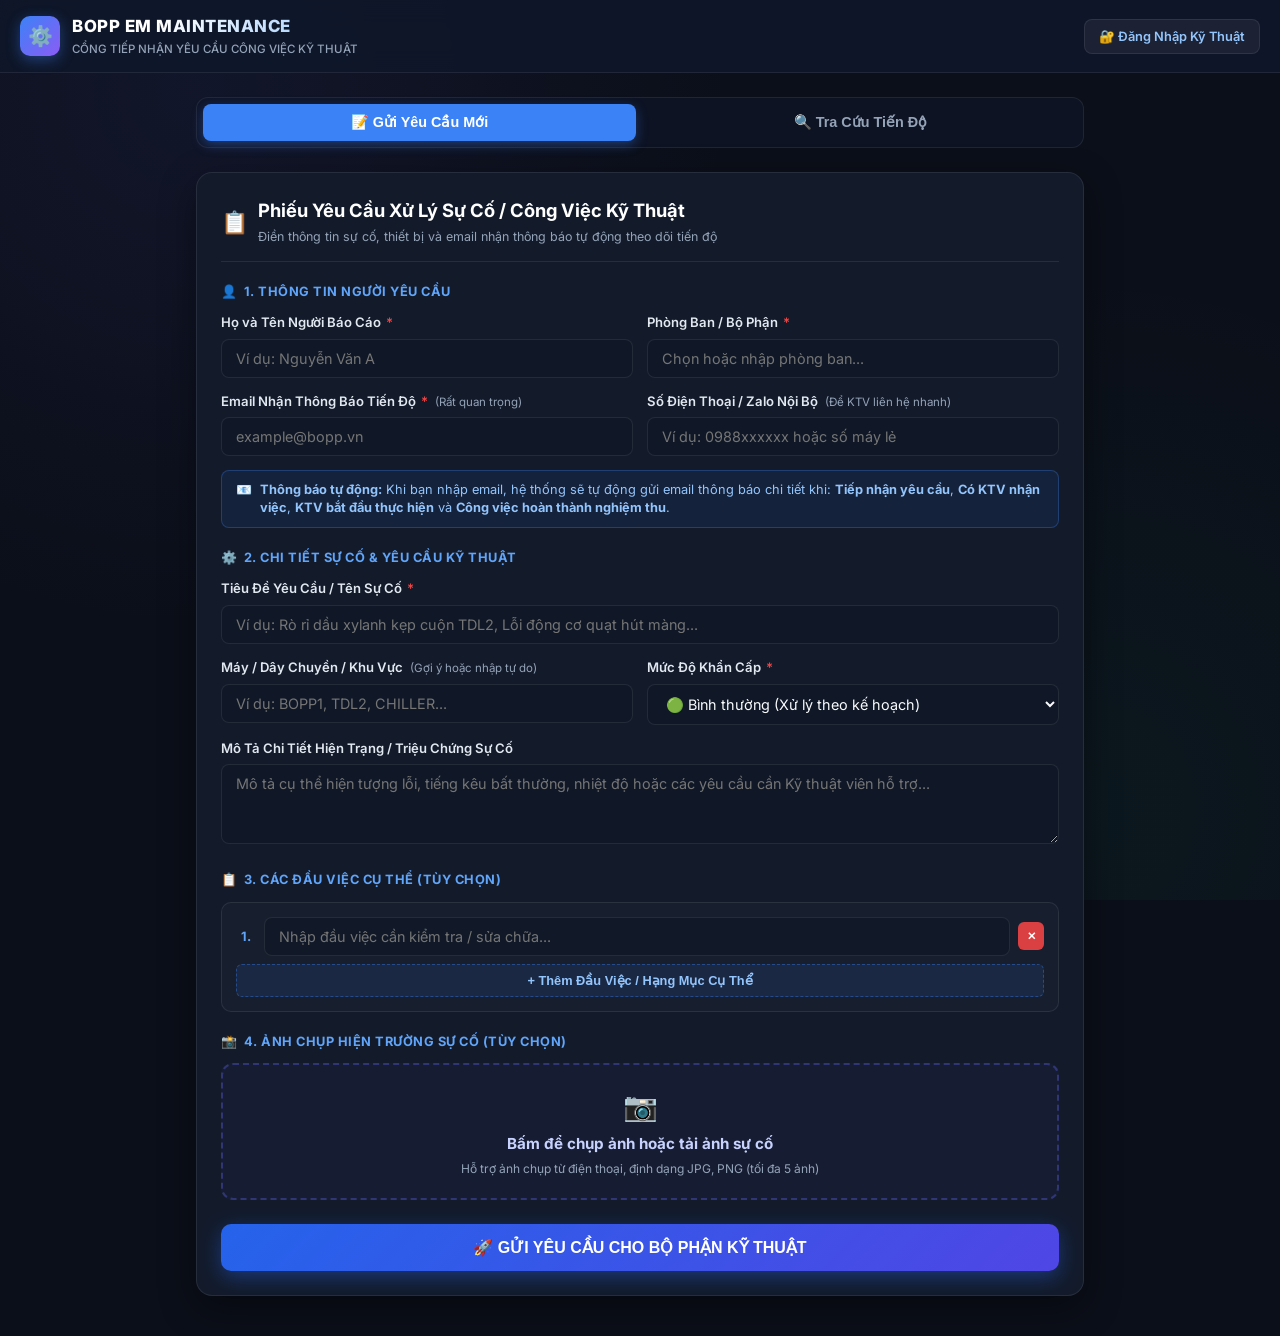
<file: static/request.html>
<!DOCTYPE html>
<html lang="vi">

<head>
  <meta charset="UTF-8">
  <meta name="viewport" content="width=device-width, initial-scale=1.0, maximum-scale=1.0, user-scalable=no">
  <title>Cổng Tiếp Nhận Yêu Cầu Kỹ Thuật | BOPP EM Maintenance</title>
  <link rel="preconnect" href="https://fonts.googleapis.com">
  <link rel="preconnect" href="https://fonts.gstatic.com" crossorigin>
  <link href="https://fonts.googleapis.com/css2?family=Inter:wght@400;500;600;700;800&family=JetBrains+Mono:wght@500;700&display=swap" rel="stylesheet">
  <link rel="stylesheet" href="/static/style.css">
  <style>
    :root {
      --primary: #3B82F6;
      --primary-hover: #2563EB;
      --primary-light: rgba(59, 130, 246, 0.12);
      --success: #10B981;
      --warning: #F59E0B;
      --danger: #EF4444;
      --bg-body: #0B0F19;
      --bg-card: #131B2B;
      --bg-card-hover: #1A2438;
      --border-color: rgba(255, 255, 255, 0.08);
      --border-focus: rgba(99, 102, 241, 0.6);
      --text-main: #F8FAFC;
      --text-muted: #94A3B8;
    }

    body {
      background-color: var(--bg-body);
      color: var(--text-main);
      font-family: 'Inter', -apple-system, BlinkMacSystemFont, sans-serif;
      margin: 0;
      padding: 0;
      min-height: 100vh;
      display: flex;
      flex-direction: column;
    }

    /* Top Navigation Header */
    .portal-header {
      background: rgba(15, 23, 42, 0.95);
      backdrop-filter: blur(12px);
      border-bottom: 1px solid var(--border-color);
      padding: 14px 20px;
      display: flex;
      align-items: center;
      justify-content: space-between;
      position: sticky;
      top: 0;
      z-index: 1000;
    }

    .portal-logo {
      display: flex;
      align-items: center;
      gap: 12px;
      text-decoration: none;
      color: inherit;
    }

    .portal-logo-icon {
      width: 40px;
      height: 40px;
      background: linear-gradient(135deg, #3B82F6, #8B5CF6);
      border-radius: 10px;
      display: flex;
      align-items: center;
      justify-content: center;
      font-size: 20px;
      box-shadow: 0 4px 14px rgba(59, 130, 246, 0.4);
    }

    .portal-logo-text h1 {
      font-size: 1.05rem;
      font-weight: 800;
      margin: 0;
      letter-spacing: 0.5px;
      background: linear-gradient(135deg, #FFFFFF 30%, #93C5FD 100%);
      -webkit-background-clip: text;
      -webkit-text-fill-color: transparent;
    }

    .portal-logo-text p {
      font-size: 0.72rem;
      color: var(--text-muted);
      margin: 2px 0 0 0;
      font-weight: 500;
    }

    .portal-nav-actions {
      display: flex;
      align-items: center;
      gap: 10px;
    }

    .btn-portal-login {
      background: rgba(255, 255, 255, 0.06);
      border: 1px solid var(--border-color);
      color: #93C5FD;
      padding: 7px 14px;
      border-radius: 8px;
      font-size: 0.8rem;
      font-weight: 600;
      text-decoration: none;
      transition: all 0.2s;
      display: inline-flex;
      align-items: center;
      gap: 6px;
    }

    .btn-portal-login:hover {
      background: rgba(59, 130, 246, 0.15);
      border-color: rgba(59, 130, 246, 0.4);
      color: #FFFFFF;
    }

    /* Main Container */
    .portal-container {
      max-width: 920px;
      margin: 24px auto 40px auto;
      padding: 0 16px;
      width: 100%;
      box-sizing: border-box;
      flex: 1;
    }

    /* Tabs Navigation */
    .portal-tabs {
      display: flex;
      gap: 8px;
      background: rgba(15, 23, 42, 0.6);
      padding: 6px;
      border-radius: 12px;
      border: 1px solid var(--border-color);
      margin-bottom: 24px;
    }

    .portal-tab-btn {
      flex: 1;
      padding: 10px 16px;
      background: transparent;
      border: none;
      border-radius: 8px;
      color: var(--text-muted);
      font-size: 0.9rem;
      font-weight: 600;
      cursor: pointer;
      display: flex;
      align-items: center;
      justify-content: center;
      gap: 8px;
      transition: all 0.2s;
    }

    .portal-tab-btn.active {
      background: #3B82F6;
      color: #FFFFFF;
      box-shadow: 0 4px 12px rgba(59, 130, 246, 0.35);
    }

    .portal-tab-btn:hover:not(.active) {
      color: #FFFFFF;
      background: rgba(255, 255, 255, 0.04);
    }

    /* Card Panels */
    .portal-card {
      background: var(--bg-card);
      border: 1px solid var(--border-color);
      border-radius: 16px;
      padding: 24px;
      box-shadow: 0 12px 36px rgba(0, 0, 0, 0.4);
    }

    .card-title-row {
      display: flex;
      align-items: center;
      gap: 10px;
      border-bottom: 1px solid var(--border-color);
      padding-bottom: 14px;
      margin-bottom: 20px;
    }

    .card-title-icon {
      font-size: 22px;
    }

    .card-title-text h2 {
      font-size: 1.15rem;
      font-weight: 700;
      margin: 0;
      color: #FFFFFF;
    }

    .card-title-text p {
      font-size: 0.78rem;
      color: var(--text-muted);
      margin: 3px 0 0 0;
    }

    /* Section Divider */
    .form-section-title {
      font-size: 0.8rem;
      font-weight: 700;
      text-transform: uppercase;
      letter-spacing: 0.5px;
      color: #60A5FA;
      margin: 20px 0 12px 0;
      display: flex;
      align-items: center;
      gap: 6px;
    }

    /* Form Fields */
    .form-row-2 {
      display: grid;
      grid-template-columns: 1fr 1fr;
      gap: 14px;
    }

    @media (max-width: 640px) {
      .form-row-2 {
        grid-template-columns: 1fr;
      }
    }

    .portal-input-group {
      margin-bottom: 14px;
    }

    .portal-label {
      display: block;
      font-size: 0.82rem;
      font-weight: 600;
      color: #E2E8F0;
      margin-bottom: 6px;
    }

    .portal-label .req {
      color: var(--danger);
      margin-left: 2px;
    }

    .portal-label .hint {
      font-size: 0.72rem;
      color: var(--text-muted);
      font-weight: 400;
      margin-left: 4px;
    }

    .portal-input,
    .portal-select,
    .portal-textarea {
      width: 100%;
      background: rgba(17, 24, 39, 0.8);
      border: 1px solid var(--border-color);
      border-radius: 8px;
      padding: 10px 14px;
      color: #F8FAFC;
      font-size: 0.9rem;
      font-family: inherit;
      box-sizing: border-box;
      transition: all 0.2s;
    }

    .portal-input:focus,
    .portal-select:focus,
    .portal-textarea:focus {
      outline: none;
      border-color: var(--primary);
      box-shadow: 0 0 0 3px rgba(59, 130, 246, 0.2);
      background: rgba(17, 24, 39, 0.95);
    }

    .portal-textarea {
      resize: vertical;
      min-height: 80px;
    }

    /* Email highlight box */
    .email-highlight-box {
      background: rgba(59, 130, 246, 0.08);
      border: 1px solid rgba(59, 130, 246, 0.3);
      border-radius: 8px;
      padding: 10px 14px;
      margin-bottom: 14px;
      font-size: 0.8rem;
      color: #93C5FD;
      display: flex;
      align-items: flex-start;
      gap: 8px;
      line-height: 1.4;
    }

    /* Checklist Section */
    .checklist-container {
      background: rgba(255, 255, 255, 0.02);
      border: 1px solid var(--border-color);
      border-radius: 10px;
      padding: 14px;
      margin-bottom: 16px;
    }

    .checklist-item-row {
      display: flex;
      align-items: center;
      gap: 8px;
      margin-bottom: 8px;
    }

    .checklist-item-row:last-child {
      margin-bottom: 0;
    }

    .btn-add-item {
      background: rgba(59, 130, 246, 0.1);
      border: 1px dashed rgba(59, 130, 246, 0.4);
      color: #93C5FD;
      padding: 8px 14px;
      border-radius: 6px;
      font-size: 0.8rem;
      font-weight: 600;
      cursor: pointer;
      width: 100%;
      margin-top: 8px;
      transition: all 0.2s;
    }

    .btn-add-item:hover {
      background: rgba(59, 130, 246, 0.2);
      border-color: #3B82F6;
      color: #FFFFFF;
    }

    /* Photo Upload Area */
    .photo-upload-box {
      border: 2px dashed rgba(99, 102, 241, 0.35);
      background: rgba(99, 102, 241, 0.04);
      border-radius: 12px;
      padding: 20px;
      text-align: center;
      cursor: pointer;
      transition: all 0.2s;
      margin-bottom: 14px;
    }

    .photo-upload-box:hover {
      border-color: #6366F1;
      background: rgba(99, 102, 241, 0.08);
    }

    .photo-preview-grid {
      display: grid;
      grid-template-columns: repeat(auto-fill, minmax(100px, 1fr));
      gap: 10px;
      margin-top: 12px;
    }

    .photo-thumb-card {
      position: relative;
      border-radius: 8px;
      overflow: hidden;
      aspect-ratio: 1/1;
      border: 1px solid var(--border-color);
      background: #000;
    }

    .photo-thumb-card img {
      width: 100%;
      height: 100%;
      object-fit: cover;
    }

    .btn-remove-photo {
      position: absolute;
      top: 4px;
      right: 4px;
      background: rgba(239, 68, 68, 0.9);
      color: white;
      border: none;
      border-radius: 50%;
      width: 22px;
      height: 22px;
      font-size: 11px;
      font-weight: bold;
      cursor: pointer;
      display: flex;
      align-items: center;
      justify-content: center;
    }

    /* Submit Button */
    .btn-submit-request {
      width: 100%;
      padding: 14px;
      background: linear-gradient(135deg, #2563EB, #4F46E5);
      color: #FFFFFF;
      border: none;
      border-radius: 10px;
      font-size: 1rem;
      font-weight: 700;
      cursor: pointer;
      display: flex;
      align-items: center;
      justify-content: center;
      gap: 8px;
      box-shadow: 0 6px 20px rgba(37, 99, 235, 0.4);
      transition: all 0.2s;
      margin-top: 10px;
    }

    .btn-submit-request:hover {
      background: linear-gradient(135deg, #1D4ED8, #4338CA);
      box-shadow: 0 8px 25px rgba(37, 99, 235, 0.6);
      transform: translateY(-1px);
    }

    .btn-submit-request:disabled {
      opacity: 0.6;
      cursor: not-allowed;
      transform: none;
    }

    /* Timeline Tracking Component */
    .track-search-bar {
      display: flex;
      gap: 8px;
      margin-bottom: 20px;
    }

    .timeline-steps {
      display: flex;
      justify-content: space-between;
      position: relative;
      margin: 30px 0 20px 0;
    }

    .timeline-steps::before {
      content: '';
      position: absolute;
      top: 18px;
      left: 30px;
      right: 30px;
      height: 3px;
      background: rgba(255, 255, 255, 0.1);
      z-index: 1;
    }

    .timeline-step {
      position: relative;
      z-index: 2;
      text-align: center;
      flex: 1;
    }

    .step-circle {
      width: 38px;
      height: 38px;
      border-radius: 50%;
      background: #1E293B;
      border: 3px solid #334155;
      display: flex;
      align-items: center;
      justify-content: center;
      margin: 0 auto 8px auto;
      font-size: 16px;
      color: #64748B;
      transition: all 0.3s;
    }

    .step-circle.active {
      background: #3B82F6;
      border-color: #60A5FA;
      color: #FFFFFF;
      box-shadow: 0 0 16px rgba(59, 130, 246, 0.6);
    }

    .step-circle.done {
      background: #10B981;
      border-color: #34D399;
      color: #FFFFFF;
    }

    .step-label {
      font-size: 0.78rem;
      font-weight: 700;
      color: var(--text-muted);
    }

    .step-label.active {
      color: #93C5FD;
    }

    .step-time {
      font-size: 0.68rem;
      color: var(--text-muted);
      margin-top: 2px;
    }

    /* Status Badges */
    .badge-status {
      display: inline-flex;
      align-items: center;
      gap: 4px;
      padding: 4px 10px;
      border-radius: 20px;
      font-size: 0.75rem;
      font-weight: 700;
    }

    .badge-status.pending {
      background: rgba(245, 158, 11, 0.15);
      color: #FBBF24;
      border: 1px solid rgba(245, 158, 11, 0.3);
    }

    .badge-status.in_progress {
      background: rgba(59, 130, 246, 0.15);
      color: #60A5FA;
      border: 1px solid rgba(59, 130, 246, 0.3);
    }

    .badge-status.completed {
      background: rgba(16, 185, 129, 0.15);
      color: #34D399;
      border: 1px solid rgba(16, 185, 129, 0.3);
    }

    /* Success Modal */
    .success-modal-overlay {
      position: fixed;
      inset: 0;
      background: rgba(0, 0, 0, 0.85);
      backdrop-filter: blur(8px);
      display: none;
      align-items: center;
      justify-content: center;
      z-index: 2000;
      padding: 16px;
    }

    .success-modal-overlay.open {
      display: flex;
    }

    .success-card {
      background: #131B2B;
      border: 1px solid rgba(16, 185, 129, 0.4);
      border-radius: 16px;
      max-width: 520px;
      width: 100%;
      padding: 28px;
      text-align: center;
      box-shadow: 0 20px 50px rgba(0, 0, 0, 0.8);
      animation: modalFadeIn 0.3s ease;
    }

    @keyframes modalFadeIn {
      from { opacity: 0; transform: scale(0.95); }
      to { opacity: 1; transform: scale(1); }
    }

    .success-icon {
      font-size: 54px;
      margin-bottom: 12px;
    }

    .success-code-badge {
      display: inline-block;
      background: rgba(59, 130, 246, 0.15);
      border: 1px solid rgba(59, 130, 246, 0.4);
      color: #60A5FA;
      font-size: 1.4rem;
      font-weight: 800;
      font-family: 'JetBrains Mono', monospace;
      padding: 6px 18px;
      border-radius: 8px;
      margin: 12px 0;
      letter-spacing: 1px;
    }
  </style>
</head>

<body>

  <!-- Top Navigation Header -->
  <header class="portal-header">
    <a href="/request" class="portal-logo">
      <div class="portal-logo-icon">⚙️</div>
      <div class="portal-logo-text">
        <h1>BOPP EM MAINTENANCE</h1>
        <p>CỔNG TIẾP NHẬN YÊU CẦU CÔNG VIỆC KỸ THUẬT</p>
      </div>
    </a>
    <div class="portal-nav-actions">
      <a href="/internal-tasks" class="btn-portal-login" title="Dành cho kỹ thuật viên">
        <span>🔐 Đăng Nhập Kỹ Thuật</span>
      </a>
    </div>
  </header>

  <!-- Main Container -->
  <main class="portal-container">

    <!-- Tab Navigation -->
    <div class="portal-tabs">
      <button type="button" class="portal-tab-btn active" id="tabBtnCreate" onclick="switchPortalTab('create')">
        <span>📝 Gửi Yêu Cầu Mới</span>
      </button>
      <button type="button" class="portal-tab-btn" id="tabBtnTrack" onclick="switchPortalTab('track')">
        <span>🔍 Tra Cứu Tiến Độ</span>
      </button>
    </div>

    <!-- PANEL 1: GỬI YÊU CẦU MỚI -->
    <section id="panelCreate" class="portal-card">
      <div class="card-title-row">
        <span class="card-title-icon">📋</span>
        <div class="card-title-text">
          <h2>Phiếu Yêu Cầu Xử Lý Sự Cố / Công Việc Kỹ Thuật</h2>
          <p>Điền thông tin sự cố, thiết bị và email nhận thông báo tự động theo dõi tiến độ</p>
        </div>
      </div>

      <form id="publicRequestForm" onsubmit="handlePublicRequestSubmit(event)">
        <!-- 1. Thông tin người gửi -->
        <div class="form-section-title">
          <span>👤</span> 1. Thông Tin Người Yêu Cầu
        </div>

        <div class="form-row-2">
          <div class="portal-input-group">
            <label class="portal-label">Họ và Tên Người Báo Cáo <span class="req">*</span></label>
            <input type="text" id="reqName" class="portal-input" required placeholder="Ví dụ: Nguyễn Văn A">
          </div>

          <div class="portal-input-group">
            <label class="portal-label">Phòng Ban / Bộ Phận <span class="req">*</span></label>
            <input type="text" id="reqDept" class="portal-input" list="deptSuggestions" required placeholder="Chọn hoặc nhập phòng ban...">
            <datalist id="deptSuggestions">
              <option value="SẢN XUẤT BOPP 1">Bộ phận Vận hành Màng BOPP 1</option>
              <option value="SẢN XUẤT BOPP 2">Bộ phận Vận hành Màng BOPP 2</option>
              <option value="CHIA CUỘN TDL">Bộ phận Cắt chia cuộn TDL</option>
              <option value="ĐÓNG GÓI - KHO">Bộ phận Đóng gói & Kho Thành phẩm</option>
              <option value="QC / KCS">Phòng Quản lý Chất lượng QC</option>
              <option value="KHO VẬT TƯ">Kho Phụ tùng - Vật tư Kỹ thuật</option>
              <option value="AN TOÀN HSE">Ban An toàn Môi trường HSE</option>
              <option value="VĂN PHÒNG HC-NS">Phòng Hành chính - Nhân sự</option>
            </datalist>
          </div>
        </div>

        <div class="form-row-2">
          <div class="portal-input-group">
            <label class="portal-label">Email Nhận Thông Báo Tiến Độ <span class="req">*</span> <span class="hint">(Rất quan trọng)</span></label>
            <input type="email" id="reqEmail" class="portal-input" required placeholder="example@bopp.vn">
          </div>

          <div class="portal-input-group">
            <label class="portal-label">Số Điện Thoại / Zalo Nội Bộ <span class="hint">(Để KTV liên hệ nhanh)</span></label>
            <input type="tel" id="reqPhone" class="portal-input" placeholder="Ví dụ: 0988xxxxxx hoặc số máy lẻ">
          </div>
        </div>

        <div class="email-highlight-box">
          <span>📧</span>
          <div>
            <strong>Thông báo tự động:</strong> Khi bạn nhập email, hệ thống sẽ tự động gửi email thông báo chi tiết khi: <strong>Tiếp nhận yêu cầu</strong>, <strong>Có KTV nhận việc</strong>, <strong>KTV bắt đầu thực hiện</strong> và <strong>Công việc hoàn thành nghiệm thu</strong>.
          </div>
        </div>

        <!-- 2. Chi tiết sự cố / công việc -->
        <div class="form-section-title">
          <span>⚙️</span> 2. Chi Tiết Sự Cố & Yêu Cầu Kỹ Thuật
        </div>

        <div class="portal-input-group">
          <label class="portal-label">Tiêu Đề Yêu Cầu / Tên Sự Cố <span class="req">*</span></label>
          <input type="text" id="reqTitle" class="portal-input" required placeholder="Ví dụ: Rò rỉ dầu xylanh kẹp cuộn TDL2, Lỗi động cơ quạt hút màng...">
        </div>

        <div class="form-row-2">
          <div class="portal-input-group">
            <label class="portal-label">Máy / Dây Chuyền / Khu Vực <span class="hint">(Gợi ý hoặc nhập tự do)</span></label>
            <input type="text" id="reqMachine" class="portal-input" list="machineSuggestions" placeholder="Ví dụ: BOPP1, TDL2, CHILLER...">
            <datalist id="machineSuggestions">
              <option value="BOPP 1">Dây chuyền sản xuất màng BOPP 1</option>
              <option value="BOPP 2">Dây chuyền sản xuất màng BOPP 2</option>
              <option value="TDL 1">Máy chia cuộn màng TDL 1</option>
              <option value="TDL 2">Máy chia cuộn màng TDL 2</option>
              <option value="MC 1">Máy cắt màng 1</option>
              <option value="MC 2">Máy cắt màng 2</option>
              <option value="CHILLER">Hệ thống Máy Lạnh Chiller</option>
              <option value="BOILER">Hệ thống Lò Dầu Tải Nhiệt</option>
              <option value="MÁY NÉN KHÍ">Hệ thống Máy Nén Khí Trục Vít</option>
              <option value="CẨU TRỤC">Cẩu trục / Pa-lăng nâng hạ</option>
              <option value="KHUÔN ĐÙN">Hệ thống Đầu Khuôn đùn màng</option>
              <option value="KHU VỰC CHUNG">Chiếu sáng / Nhà xưởng / Văn phòng</option>
            </datalist>
          </div>

          <div class="portal-input-group">
            <label class="portal-label">Mức Độ Khẩn Cấp <span class="req">*</span></label>
            <select id="reqPriority" class="portal-select" required>
              <option value="NORMAL" selected>🟢 Bình thường (Xử lý theo kế hoạch)</option>
              <option value="HIGH">🟡 Ưu tiên cao (Cần gấp trong ca)</option>
              <option value="URGENT">🔴 Khẩn cấp - Máy đang dừng!</option>
            </select>
          </div>
        </div>

        <div class="portal-input-group">
          <label class="portal-label">Mô Tả Chi Tiết Hiện Trạng / Triệu Chứng Sự Cố</label>
          <textarea id="reqDesc" class="portal-textarea" rows="3" placeholder="Mô tả cụ thể hiện tượng lỗi, tiếng kêu bất thường, nhiệt độ hoặc các yêu cầu cần Kỹ thuật viên hỗ trợ..."></textarea>
        </div>

        <!-- 3. Hạng mục con (Checklist tùy chọn) -->
        <div class="form-section-title">
          <span>📋</span> 3. Các Đầu Việc Cụ Thể (Tùy chọn)
        </div>

        <div class="checklist-container">
          <div id="checklistItemsList">
            <!-- Dynamic checklist items -->
          </div>
          <button type="button" class="btn-add-item" onclick="addChecklistItemRow()">
            + Thêm Đầu Việc / Hạng Mục Cụ Thể
          </button>
        </div>

        <!-- 4. Ảnh hiện trường đính kèm -->
        <div class="form-section-title">
          <span>📸</span> 4. Ảnh Chụp Hiện Trường Sự Cố (Tùy chọn)
        </div>

        <input type="file" id="photoFileInput" accept="image/*" multiple style="display: none;" onchange="handlePhotoSelect(event)">
        <div class="photo-upload-box" onclick="document.getElementById('photoFileInput').click()">
          <div style="font-size: 28px; margin-bottom: 6px;">📷</div>
          <div style="font-weight: 700; color: #C7D2FE; font-size: 0.95rem;">Bấm để chụp ảnh hoặc tải ảnh sự cố</div>
          <div style="font-size: 0.75rem; color: var(--text-muted); margin-top: 4px;">Hỗ trợ ảnh chụp từ điện thoại, định dạng JPG, PNG (tối đa 5 ảnh)</div>
        </div>

        <div class="photo-preview-grid" id="photoPreviewGrid">
          <!-- Previews inserted here -->
        </div>

        <!-- Nút gửi yêu cầu -->
        <button type="submit" class="btn-submit-request" id="btnSubmitRequest">
          <span>🚀 GỬI YÊU CẦU CHO BỘ PHẬN KỸ THUẬT</span>
        </button>
      </form>
    </section>

    <!-- PANEL 2: TRA CỨU TIẾN ĐỘ -->
    <section id="panelTrack" class="portal-card" style="display: none;">
      <div class="card-title-row">
        <span class="card-title-icon">🔍</span>
        <div class="card-title-text">
          <h2>Tra Cứu Tiến Độ Yêu Cầu Công Việc</h2>
          <p>Nhập Mã công việc (ví dụ: TASK-20260919-001) hoặc Email để xem tiến độ trực tiếp</p>
        </div>
      </div>

      <div class="track-search-bar">
        <input type="text" id="trackSearchInput" class="portal-input" placeholder="Nhập Mã công việc (TASK-xxxx) hoặc Email người yêu cầu..." onkeypress="if(event.key==='Enter') executeTrackSearch()">
        <button type="button" class="btn-portal-login" style="background: #3B82F6; color: white; border: none; padding: 0 20px; cursor: pointer;" onclick="executeTrackSearch()">
          <span>Tra Cứu</span>
        </button>
      </div>

      <!-- Vùng hiển thị kết quả -->
      <div id="trackResultContainer">
        <div style="text-align: center; padding: 40px 16px; color: var(--text-muted);">
          <div style="font-size: 38px; margin-bottom: 8px;">🔎</div>
          <p style="margin: 0; font-size: 0.9rem;">Vui lòng nhập Mã công việc hoặc Email để xem chi tiết tiến độ xử lý.</p>
        </div>
      </div>
    </section>

  </main>

  <!-- SUCCESS POPUP MODAL -->
  <div class="success-modal-overlay" id="successModal">
    <div class="success-card">
      <div class="success-icon">🎉</div>
      <h3 style="font-size: 1.3rem; margin: 0; color: #34D399; font-weight: 800;">Gửi Yêu Cầu Thành Công!</h3>
      <p style="font-size: 0.85rem; color: #CBD5E1; margin: 8px 0 12px 0;">Yêu cầu công việc của bạn đã được tiếp nhận vào hệ thống Kỹ thuật Cơ điện BOPP.</p>
      
      <div>
        <span style="font-size: 0.75rem; color: var(--text-muted); text-transform: uppercase; font-weight: 700;">Mã Công Việc Của Bạn:</span>
      </div>
      <div class="success-code-badge" id="successTaskCode">TASK-xxxx</div>

      <div style="background: rgba(59, 130, 246, 0.08); border: 1px solid rgba(59, 130, 246, 0.25); border-radius: 8px; padding: 12px; margin: 16px 0; font-size: 0.8rem; color: #93C5FD; text-align: left;">
        <div>📧 <strong>Email xác nhận:</strong> Hệ thống đã gửi email kèm đường dẫn theo dõi tiến độ tới: <strong id="successEmailDisplay" style="color: #FFFFFF;"></strong></div>
        <div style="margin-top: 6px;">⏳ Kỹ thuật viên sẽ tiếp nhận và xử lý theo mức độ ưu tiên đã đăng ký.</div>
      </div>

      <div style="display: flex; gap: 10px; margin-top: 20px;">
        <button type="button" class="btn-portal-login" style="flex: 1; justify-content: center; height: 42px;" onclick="viewSubmittedTaskProgress()">
          🔍 Xem Tiến Độ Ngay
        </button>
        <button type="button" class="btn-submit-request" style="flex: 1; margin: 0; height: 42px; font-size: 0.85rem;" onclick="resetFormForNewRequest()">
          📝 Gửi Yêu Cầu Khác
        </button>
      </div>
    </div>
  </div>

  <script src="/static/request.js"></script>
</body>

</html>
</file>
<file: static/style.css>
/* ==========================================================================
   BOPP EM Maintenance System - Modern Glassmorphism Dark Theme
   ========================================================================== */

:root {
  --bg-main: #0B0F17;
  --bg-surface: #111827;
  --bg-surface-elevated: #1F2937;
  --bg-card: rgba(17, 24, 39, 0.75);
  --bg-card-hover: rgba(31, 41, 55, 0.85);
  --bg-card-active: rgba(30, 58, 138, 0.35);

  --border-subtle: rgba(255, 255, 255, 0.08);
  --border-focus: rgba(99, 102, 241, 0.5);
  --border-highlight: rgba(99, 102, 241, 0.3);

  --text-primary: #F9FAFB;
  --text-secondary: #9CA3AF;
  --text-muted: #6B7280;

  --accent-primary: #6366F1;
  --accent-primary-hover: #4F46E5;
  --accent-glow: rgba(99, 102, 241, 0.25);

  --status-approved-bg: rgba(16, 185, 129, 0.15);
  --status-approved-text: #34D399;
  --status-approved-border: rgba(16, 185, 129, 0.3);

  --status-pending-bg: rgba(245, 158, 11, 0.15);
  --status-pending-text: #FBBF24;
  --status-pending-border: rgba(245, 158, 11, 0.3);

  --status-closed-bg: rgba(107, 114, 128, 0.2);
  --status-closed-text: #9CA3AF;

  --font-main: 'Plus Jakarta Sans', system-ui, -apple-system, sans-serif;
  --font-mono: 'JetBrains Mono', monospace;

  --radius-sm: 8px;
  --radius-md: 12px;
  --radius-lg: 16px;
  --radius-full: 9999px;

  --shadow-sm: 0 1px 2px rgba(0, 0, 0, 0.3);
  --shadow-md: 0 4px 12px rgba(0, 0, 0, 0.4);
  --shadow-lg: 0 10px 30px -5px rgba(0, 0, 0, 0.5);
  --shadow-glow: 0 0 25px rgba(99, 102, 241, 0.3);
}

/* ==========================================================================
   Light Theme Color System (WCAG AA High Contrast Compliant)
   ========================================================================== */
:root[data-theme="light"],
html[data-theme="light"],
body.light-theme {
  --bg-main: #F1F5F9;
  --bg-primary: #F1F5F9;
  --bg-body: #F1F5F9;
  --bg-surface: #FFFFFF;
  --bg-surface-elevated: #FFFFFF;
  --bg-card: #FFFFFF;
  --bg-card-hover: #F8FAFC;
  --bg-card-active: #EEF2FF;

  --border-subtle: #CBD5E1;
  --border-focus: #4F46E5;
  --border-highlight: #818CF8;

  --text-primary: #0F172A;
  --text-secondary: #1E293B;
  --text-muted: #334155;

  --accent-primary: #4F46E5;
  --accent-primary-hover: #4338CA;
  --accent-glow: rgba(79, 70, 229, 0.15);

  --status-approved-bg: #ECFDF5;
  --status-approved-text: #065F46;
  --status-approved-border: #6EE7B7;

  --status-pending-bg: #FEF3C7;
  --status-pending-text: #92400E;
  --status-pending-border: #FCD34D;

  --status-closed-bg: #F1F5F9;
  --status-closed-text: #0F172A;

  --shadow-sm: 0 1px 3px rgba(0, 0, 0, 0.08), 0 1px 2px rgba(0, 0, 0, 0.04);
  --shadow-md: 0 4px 6px -1px rgba(0, 0, 0, 0.08), 0 2px 4px -1px rgba(0, 0, 0, 0.04);
  --shadow-lg: 0 10px 15px -3px rgba(0, 0, 0, 0.08), 0 4px 6px -2px rgba(0, 0, 0, 0.04);
  --shadow-glow: 0 0 20px rgba(79, 70, 229, 0.15);
}

/* Header Actions Group & Theme Switcher Button */
.header-actions-group {
  display: inline-flex;
  align-items: center;
  gap: 8px;
  flex-shrink: 0;
  order: 3;
}

.theme-toggle-btn {
  width: 34px;
  height: 34px;
  min-width: 34px;
  border-radius: 8px;
  background: rgba(255, 255, 255, 0.08);
  border: 1px solid var(--border-subtle);
  color: #FBBF24;
  display: inline-flex;
  align-items: center;
  justify-content: center;
  cursor: pointer;
  transition: all 0.2s cubic-bezier(0.4, 0, 0.2, 1);
  flex-shrink: 0;
  padding: 0;
  box-shadow: 0 1px 3px rgba(0, 0, 0, 0.2);
}

.theme-toggle-btn svg {
  pointer-events: none;
}

.theme-toggle-btn:hover {
  background: rgba(255, 255, 255, 0.16);
  border-color: var(--accent-primary);
  transform: translateY(-1px);
  color: #FDE68A;
}

.theme-toggle-btn:active {
  transform: scale(0.94);
}

.theme-toggle-btn .icon-sun {
  display: block;
}

.theme-toggle-btn .icon-moon {
  display: none;
}

[data-theme="light"] .theme-toggle-btn,
body.light-theme .theme-toggle-btn {
  background: #F8FAFC;
  border-color: #CBD5E1;
  color: #4F46E5;
  box-shadow: 0 1px 3px rgba(0, 0, 0, 0.06);
}

[data-theme="light"] .theme-toggle-btn:hover,
body.light-theme .theme-toggle-btn:hover {
  background: #EEF2FF;
  border-color: #818CF8;
  color: #3730A3;
}

[data-theme="light"] .theme-toggle-btn .icon-sun,
body.light-theme .theme-toggle-btn .icon-sun {
  display: none;
}

[data-theme="light"] .theme-toggle-btn .icon-moon,
body.light-theme .theme-toggle-btn .icon-moon {
  display: block;
}

* {
  box-sizing: border-box;
  margin: 0;
  padding: 0;
}

html {
  overscroll-behavior: none !important;
  overscroll-behavior-y: none !important;
  overscroll-behavior-x: none !important;
}

body {
  font-family: var(--font-main);
  background-color: var(--bg-main);
  color: var(--text-primary);
  min-height: 100vh;
  line-height: 1.5;
  -webkit-font-smoothing: antialiased;
  overscroll-behavior: none !important;
  overscroll-behavior-y: none !important;
  overscroll-behavior-x: none !important;
  background-image: 
    radial-gradient(circle at 15% 10%, rgba(99, 102, 241, 0.08) 0%, transparent 40%),
    radial-gradient(circle at 85% 90%, rgba(16, 185, 129, 0.05) 0%, transparent 40%);
  background-attachment: fixed;
}

/* ==========================================================================
   Header & Sync Bar
   ========================================================================== */
.app-header {
  background: rgba(17, 24, 39, 0.85);
  backdrop-filter: blur(16px);
  -webkit-backdrop-filter: blur(16px);
  border-bottom: 1px solid var(--border-subtle);
  position: sticky;
  top: 0;
  z-index: 100;
  padding: 6px 16px;
}

.header-content {
  max-width: 1600px;
  margin: 0 auto;
  display: flex;
  align-items: center;
  justify-content: space-between;
  gap: 12px;
  flex-wrap: wrap;
}

.brand-area {
  display: flex;
  align-items: center;
  gap: 10px;
}

.brand-icon {
  width: 34px;
  height: 34px;
  border-radius: var(--radius-sm);
  background: linear-gradient(135deg, #6366F1, #3B82F6);
  display: flex;
  align-items: center;
  justify-content: center;
  color: #fff;
  box-shadow: 0 2px 8px rgba(99, 102, 241, 0.35);
}

.brand-title {
  font-size: 1.08rem;
  font-weight: 800;
  letter-spacing: -0.02em;
  color: #FFFFFF;
}

.brand-title span {
  background: linear-gradient(90deg, #818CF8, #34D399);
  -webkit-background-clip: text;
  background-clip: text;
  -webkit-text-fill-color: transparent;
}

.system-status {
  display: flex;
  align-items: center;
  gap: 6px;
  font-size: 0.74rem;
  color: var(--text-secondary);
  margin-top: 0;
}

/* ==========================================================================
   Logo Hub & System App Launcher Dropdown
   ========================================================================== */
.brand-wrapper-relative {
  position: relative;
}

.brand-clickable {
  display: flex;
  align-items: center;
  gap: 12px;
  cursor: pointer;
  padding: 6px 12px;
  margin: -6px -12px;
  border-radius: var(--radius-md);
  transition: all 0.2s ease;
  user-select: none;
  border: 1px solid transparent;
}
.brand-clickable:hover {
  background: rgba(255, 255, 255, 0.05);
  border-color: rgba(99, 102, 241, 0.25);
}
.brand-clickable.active {
  background: rgba(99, 102, 241, 0.12);
  border-color: var(--border-focus);
}
.brand-menu-trigger-badge {
  display: inline-flex;
  align-items: center;
  gap: 4px;
  font-size: 0.68rem;
  font-weight: 700;
  letter-spacing: 0.4px;
  padding: 2px 7px;
  border-radius: var(--radius-full);
  background: rgba(99, 102, 241, 0.18);
  border: 1px solid rgba(99, 102, 241, 0.35);
  color: #A5B4FC;
  margin-left: 8px;
  transition: all 0.2s ease;
}
.brand-clickable:hover .brand-menu-trigger-badge {
  background: var(--accent-primary);
  color: #FFFFFF;
  border-color: var(--accent-primary);
  box-shadow: 0 0 10px var(--accent-glow);
}
.brand-menu-chevron {
  transition: transform 0.25s cubic-bezier(0.16, 1, 0.3, 1);
}
.brand-clickable.active .brand-menu-chevron {
  transform: rotate(180deg);
}

/* System App Launcher Dropdown */
.system-app-menu-dropdown {
  position: absolute;
  top: calc(100% + 10px);
  left: 0;
  width: 400px;
  background: #111827;
  border: 1px solid rgba(99, 102, 241, 0.4);
  border-radius: var(--radius-lg);
  box-shadow: 0 20px 50px rgba(0, 0, 0, 0.85), 0 0 30px rgba(99, 102, 241, 0.18);
  backdrop-filter: blur(20px);
  padding: 12px;
  opacity: 0;
  transform: translateY(-8px) scale(0.97);
  pointer-events: none;
  transition: all 0.22s cubic-bezier(0.16, 1, 0.3, 1);
  z-index: 2500;
  overflow: visible;
}
.system-app-menu-dropdown.open {
  opacity: 1;
  transform: translateY(0) scale(1);
  pointer-events: auto;
}

.app-menu-header {
  display: flex;
  align-items: center;
  justify-content: space-between;
  padding: 6px 8px 10px;
  border-bottom: 1px solid var(--border-subtle);
  margin-bottom: 8px;
}
.app-menu-title {
  font-size: 0.75rem;
  font-weight: 800;
  color: #9CA3AF;
  text-transform: uppercase;
  letter-spacing: 0.8px;
  display: flex;
  align-items: center;
  gap: 6px;
}
.app-menu-badge-hub {
  font-size: 0.68rem;
  font-family: var(--font-mono);
  font-weight: 700;
  padding: 2px 8px;
  border-radius: 4px;
  background: rgba(99, 102, 241, 0.15);
  color: #A5B4FC;
  border: 1px solid rgba(99, 102, 241, 0.3);
}

.app-menu-grid {
  display: flex;
  flex-direction: column;
  gap: 4px;
}

.app-menu-item {
  display: flex;
  align-items: center;
  gap: 12px;
  padding: 10px 12px;
  border-radius: var(--radius-md);
  text-decoration: none;
  color: var(--text-primary);
  background: transparent;
  border: 1px solid transparent;
  transition: all 0.15s ease;
}
.app-menu-item:hover {
  background: rgba(255, 255, 255, 0.05);
  border-color: rgba(255, 255, 255, 0.1);
  /* Bỏ translateX để không clip sub-links bên dưới */
}
.app-menu-item.active {
  background: rgba(99, 102, 241, 0.12);
  border-color: rgba(99, 102, 241, 0.4);
}

.app-menu-icon {
  width: 40px;
  height: 40px;
  border-radius: 10px;
  display: flex;
  align-items: center;
  justify-content: center;
  flex-shrink: 0;
  transition: transform 0.15s ease;
}
.app-menu-item:hover .app-menu-icon {
  transform: scale(1.08);
}

.app-menu-text {
  flex: 1;
  min-width: 0;
}
.app-menu-name-row {
  display: flex;
  align-items: center;
  justify-content: space-between;
  margin-bottom: 2px;
}
.app-menu-name {
  font-size: 0.88rem;
  font-weight: 700;
  color: #FFFFFF;
}
.app-menu-item.active .app-menu-name {
  color: #A5B4FC;
}
.app-menu-desc {
  font-size: 0.74rem;
  color: #9CA3AF;
  line-height: 1.3;
  white-space: nowrap;
  overflow: hidden;
  text-overflow: ellipsis;
}
.app-menu-current-pill {
  font-size: 0.65rem;
  font-weight: 700;
  text-transform: uppercase;
  letter-spacing: 0.4px;
  padding: 2px 6px;
  border-radius: var(--radius-full);
  background: rgba(16, 185, 129, 0.2);
  color: #34D399;
  border: 1px solid rgba(16, 185, 129, 0.35);
}

/* Main Navigation */
.main-nav {
  display: flex;
  align-items: center;
  gap: 4px;
  background: rgba(0, 0, 0, 0.4);
  padding: 2px 4px;
  border-radius: var(--radius-md);
  border: 1px solid var(--border-subtle);
}

.nav-link {
  display: flex;
  align-items: center;
  gap: 6px;
  text-decoration: none;
  color: var(--text-secondary);
  font-size: 0.82rem;
  font-weight: 600;
  padding: 5px 12px;
  border-radius: var(--radius-sm);
  transition: all 0.18s ease;
}

.nav-link:hover {
  color: #FFFFFF;
  background: rgba(255, 255, 255, 0.05);
}

.nav-link.active {
  color: #FFFFFF;
  background: linear-gradient(135deg, rgba(99, 102, 241, 0.3), rgba(79, 70, 229, 0.4));
  border: 1px solid rgba(99, 102, 241, 0.5);
  box-shadow: 0 2px 10px rgba(99, 102, 241, 0.25);
}

/* Navigation Dropdown for Dữ Liệu Bảo Trì */
.nav-dropdown {
  position: relative;
  display: inline-flex;
  align-items: center;
}

.nav-dropdown-split {
  display: inline-flex;
  align-items: stretch;
  border-radius: var(--radius-sm);
  transition: all 0.18s ease;
}

.nav-dropdown-split .nav-link-main {
  padding-right: 6px !important;
  border-top-right-radius: 0 !important;
  border-bottom-right-radius: 0 !important;
}

.nav-dropdown-arrow-btn {
  display: inline-flex;
  align-items: center;
  justify-content: center;
  padding: 0 6px;
  background: transparent;
  border: none;
  color: var(--text-secondary);
  cursor: pointer;
  border-top-right-radius: var(--radius-sm);
  border-bottom-right-radius: var(--radius-sm);
  transition: all 0.18s ease;
}

.nav-dropdown-arrow-btn:hover {
  color: #FFFFFF;
  background: rgba(255, 255, 255, 0.08);
}

.nav-dropdown-split:has(.active) .nav-dropdown-arrow-btn {
  color: #FFFFFF;
  background: rgba(99, 102, 241, 0.35);
  border-left: 1px solid rgba(255, 255, 255, 0.15);
}

.nav-dropdown:hover .nav-dropdown-arrow-btn svg,
.nav-dropdown.open .nav-dropdown-arrow-btn svg {
  transform: rotate(180deg);
}

.nav-dropdown-menu {
  position: absolute;
  top: calc(100% + 6px);
  left: 0;
  min-width: 235px;
  background: #0F172A;
  border: 1px solid rgba(99, 102, 241, 0.35);
  border-radius: var(--radius-md);
  box-shadow: 0 16px 36px rgba(0, 0, 0, 0.8), 0 0 20px rgba(99, 102, 241, 0.15);
  padding: 6px;
  display: flex;
  flex-direction: column;
  gap: 3px;
  z-index: 1500;
  opacity: 0;
  visibility: hidden;
  transform: translateY(-6px);
  transition: all 0.18s cubic-bezier(0.16, 1, 0.3, 1);
  pointer-events: none;
}

.nav-dropdown:hover .nav-dropdown-menu,
.nav-dropdown.open .nav-dropdown-menu {
  opacity: 1;
  visibility: visible;
  transform: translateY(0);
  pointer-events: auto;
}

.nav-dropdown-item {
  display: flex;
  align-items: center;
  gap: 10px;
  padding: 8px 12px;
  border-radius: 6px;
  text-decoration: none;
  color: var(--text-secondary);
  font-size: 0.82rem;
  font-weight: 600;
  transition: all 0.15s ease;
}

.nav-dropdown-item:hover {
  color: #FFFFFF;
  background: rgba(99, 102, 241, 0.18);
}

.nav-dropdown-item.active {
  color: #818CF8;
  background: rgba(99, 102, 241, 0.14);
  border-left: 3px solid #6366F1;
}

.nav-dropdown-item svg {
  flex-shrink: 0;
  color: #818CF8;
}

.nav-dropdown-title {
  font-weight: 700;
  color: #F8FAFC;
  font-size: 0.82rem;
  line-height: 1.2;
}

.nav-dropdown-desc {
  font-size: 0.69rem;
  color: var(--text-muted);
  line-height: 1.2;
  margin-top: 1px;
}

/* Sub Navigation Bar for Maintenance Data Module */
.sub-nav-bar {
  display: flex;
  align-items: center;
  gap: 8px;
  background: rgba(15, 23, 42, 0.75);
  border: 1px solid rgba(255, 255, 255, 0.12);
  border-radius: var(--radius-md);
  padding: 5px 10px;
  min-height: 42px !important;
  height: 42px !important;
  box-sizing: border-box;
  flex-shrink: 0 !important;
  margin-bottom: 0;
  overflow-x: auto;
  overflow-y: hidden;
  scrollbar-width: none;
}

.sub-nav-bar::-webkit-scrollbar {
  display: none;
}

.sub-nav-item {
  display: inline-flex;
  align-items: center;
  gap: 7px;
  padding: 5px 14px;
  height: 30px;
  box-sizing: border-box;
  border-radius: 6px;
  font-size: 0.82rem;
  font-weight: 600;
  text-decoration: none;
  color: var(--text-secondary);
  white-space: nowrap;
  transition: all 0.15s ease;
  flex-shrink: 0;
  line-height: 1;
}

.sub-nav-item:hover {
  color: #FFFFFF;
  background: rgba(255, 255, 255, 0.08);
}

.sub-nav-item.active {
  color: #C7D2FE;
  background: rgba(99, 102, 241, 0.25);
  font-weight: 700;
  border: 1px solid rgba(99, 102, 241, 0.5);
  box-shadow: 0 1px 6px rgba(99, 102, 241, 0.25);
}

.sub-nav-item svg {
  width: 15px;
  height: 15px;
  flex-shrink: 0;
}

/* App Menu Group + Sublinks in Brand App Launcher */
.app-menu-group {
  display: flex;
  flex-direction: column;
  overflow: visible;
}

.app-menu-sublinks {
  display: flex;
  gap: 5px;
  padding: 4px 6px 6px 52px;
  flex-wrap: wrap;
  overflow: visible;
}

.app-menu-sublink {
  display: inline-flex;
  align-items: center;
  gap: 5px;
  padding: 5px 11px;
  border-radius: 6px;
  background: rgba(255, 255, 255, 0.05);
  border: 1px solid rgba(255, 255, 255, 0.1);
  color: #94A3B8;
  font-size: 0.73rem;
  font-weight: 600;
  text-decoration: none;
  cursor: pointer;
  transition: all 0.15s ease;
  font-family: var(--font-main);
  line-height: 1.2;
  white-space: nowrap;
  /* Đảm bảo bấm được */
  position: relative;
  z-index: 1;
  -webkit-tap-highlight-color: rgba(99, 102, 241, 0.25);
  touch-action: manipulation;
  min-height: 28px;
}

.app-menu-sublink:hover {
  background: rgba(99, 102, 241, 0.15);
  border-color: rgba(99, 102, 241, 0.4);
  color: #C7D2FE;
}

.app-menu-sublink:active {
  background: rgba(99, 102, 241, 0.25);
  border-color: #818CF8;
  color: #FFFFFF;
  transform: scale(0.97);
}

.app-menu-sublink.active {
  background: rgba(99, 102, 241, 0.25);
  border-color: #818CF8;
  color: #FFFFFF;
}

.status-dot {
  width: 8px;
  height: 8px;
  background-color: #10B981;
  border-radius: 50%;
  box-shadow: 0 0 10px #10B981;
  animation: pulse 2s infinite;
}

@keyframes pulse {
  0% { transform: scale(0.95); box-shadow: 0 0 0 0 rgba(16, 185, 129, 0.7); }
  70% { transform: scale(1.1); box-shadow: 0 0 0 6px rgba(16, 185, 129, 0); }
  100% { transform: scale(0.95); box-shadow: 0 0 0 0 rgba(16, 185, 129, 0); }
}

/* Sync Panel */
.sync-panel {
  display: flex;
  flex-direction: column;
  align-items: flex-end;
  gap: 6px;
}

.sync-inputs {
  display: flex;
  align-items: center;
  gap: 12px;
}

.sync-field {
  display: flex;
  align-items: center;
  gap: 8px;
  background: rgba(0, 0, 0, 0.3);
  padding: 4px 10px;
  border-radius: var(--radius-md);
  border: 1px solid var(--border-subtle);
}

.sync-field label {
  font-size: 0.82rem;
  color: var(--text-secondary);
  font-weight: 500;
}

.input-with-presets {
  display: flex;
  align-items: center;
  gap: 6px;
}

.days-input {
  width: 52px;
  background: var(--bg-surface-elevated);
  border: 1px solid var(--border-subtle);
  color: #fff;
  font-family: var(--font-mono);
  font-size: 0.9rem;
  font-weight: 600;
  padding: 4px 8px;
  border-radius: var(--radius-sm);
  text-align: center;
}

.days-input:focus {
  outline: none;
  border-color: var(--accent-primary);
  box-shadow: 0 0 0 2px var(--border-focus);
}

.preset-buttons {
  display: flex;
  gap: 3px;
}

.preset-btn {
  background: transparent;
  border: 1px solid var(--border-subtle);
  color: var(--text-secondary);
  font-size: 0.75rem;
  padding: 3px 7px;
  border-radius: 6px;
  cursor: pointer;
  transition: all 0.15s ease;
}

.preset-btn:hover {
  background: rgba(255, 255, 255, 0.08);
  color: #fff;
}

.preset-btn.active {
  background: var(--accent-primary);
  color: #fff;
  border-color: var(--accent-primary);
}

.btn-sync {
  background: linear-gradient(135deg, #4F46E5, #6366F1);
  color: #FFFFFF;
  border: none;
  padding: 8px 18px;
  border-radius: var(--radius-md);
  font-family: var(--font-main);
  font-weight: 600;
  font-size: 0.88rem;
  cursor: pointer;
  display: flex;
  align-items: center;
  gap: 8px;
  box-shadow: 0 4px 14px rgba(79, 70, 229, 0.35);
  transition: all 0.2s cubic-bezier(0.4, 0, 0.2, 1);
}

.btn-sync:hover {
  background: linear-gradient(135deg, #4338CA, #4F46E5);
  box-shadow: 0 6px 20px rgba(79, 70, 229, 0.5);
  transform: translateY(-1px);
}

.btn-sync:active {
  transform: translateY(0);
}

.btn-sync.loading {
  opacity: 0.8;
  pointer-events: none;
}

.btn-sync.loading .btn-icon svg {
  animation: spin 1s linear infinite;
}

@keyframes spin {
  from { transform: rotate(0deg); }
  to { transform: rotate(360deg); }
}

.last-sync-meta {
  font-size: 0.75rem;
  color: var(--text-muted);
}

.last-sync-meta strong {
  color: var(--text-secondary);
}

/* ==========================================================================
   Main Layout & Grid
   ========================================================================== */
.app-main {
  max-width: 1600px;
  margin: 0 auto;
  padding: 24px;
  display: flex;
  flex-direction: column;
  gap: 20px;
}

/* Stats Grid */
.stats-grid {
  display: grid;
  grid-template-columns: repeat(auto-fit, minmax(240px, 1fr));
  gap: 16px;
}

.stat-card {
  background: var(--bg-card);
  backdrop-filter: blur(12px);
  border: 1px solid var(--border-subtle);
  border-radius: var(--radius-lg);
  padding: 18px 20px;
  display: flex;
  align-items: center;
  gap: 16px;
  transition: transform 0.2s ease, border-color 0.2s ease;
}

.stat-card:hover {
  transform: translateY(-2px);
  border-color: rgba(255, 255, 255, 0.15);
}

.stat-icon {
  width: 48px;
  height: 48px;
  border-radius: var(--radius-md);
  display: flex;
  align-items: center;
  justify-content: center;
  flex-shrink: 0;
}

.icon-blue { background: rgba(59, 130, 246, 0.15); color: #60A5FA; }
.icon-green { background: rgba(16, 185, 129, 0.15); color: #34D399; }
.icon-amber { background: rgba(245, 158, 11, 0.15); color: #FBBF24; }
.icon-purple { background: rgba(139, 92, 246, 0.15); color: #A78BFA; }

.stat-info {
  display: flex;
  flex-direction: column;
}

.stat-label {
  font-size: 0.82rem;
  color: var(--text-secondary);
  font-weight: 500;
}

.stat-value {
  font-size: 1.6rem;
  font-weight: 800;
  font-family: var(--font-mono);
  color: #FFFFFF;
  line-height: 1.2;
}

.text-green { color: #34D399; }
.text-amber { color: #FBBF24; }
.text-purple { color: #A78BFA; }

.stat-hint {
  font-size: 0.72rem;
  color: var(--text-muted);
  margin-top: 2px;
}

/* Toolbar Card */
.toolbar-card {
  background: var(--bg-card);
  backdrop-filter: blur(12px);
  border: 1px solid var(--border-subtle);
  border-radius: var(--radius-lg);
  padding: 14px 20px;
  display: flex;
  align-items: center;
  justify-content: space-between;
  gap: 16px;
  flex-wrap: wrap;
}

.search-box {
  position: relative;
  flex: 1;
  min-width: 280px;
}

.search-icon {
  position: absolute;
  left: 14px;
  top: 50%;
  transform: translateY(-50%);
  color: var(--text-muted);
  pointer-events: none;
}

.search-box input {
  width: 100%;
  background: rgba(0, 0, 0, 0.25);
  border: 1px solid var(--border-subtle);
  border-radius: var(--radius-md);
  padding: 10px 38px 10px 42px;
  font-size: 0.9rem;
  color: var(--text-primary);
  font-family: var(--font-main);
  transition: all 0.2s ease;
}

.search-box input:focus {
  outline: none;
  background: rgba(0, 0, 0, 0.4);
  border-color: var(--accent-primary);
  box-shadow: 0 0 0 3px var(--border-focus);
}

.btn-clear {
  position: absolute;
  right: 10px;
  top: 50%;
  transform: translateY(-50%);
  background: transparent;
  border: none;
  color: var(--text-muted);
  font-size: 1.2rem;
  cursor: pointer;
  display: none;
  padding: 2px 6px;
}

.btn-clear:hover {
  color: #fff;
}

.filter-group {
  display: flex;
  align-items: center;
  gap: 12px;
  flex-wrap: wrap;
}

.filter-item-block {
  display: flex;
  align-items: center;
  gap: 6px;
}

.filter-block-label {
  font-size: 0.78rem;
  font-weight: 600;
  color: var(--text-muted);
  white-space: nowrap;
}

.filter-select-compact {
  background: rgba(0, 0, 0, 0.35);
  border: 1px solid var(--border-subtle);
  color: var(--text-primary);
  font-size: 0.82rem;
  font-weight: 600;
  padding: 5px 8px;
  border-radius: var(--radius-sm);
  outline: none;
  cursor: pointer;
  height: 32px;
}

.filter-select-compact:focus {
  border-color: var(--accent-primary);
}

.segmented-control {
  display: flex;
  background: rgba(0, 0, 0, 0.35);
  padding: 3px;
  border-radius: var(--radius-md);
  border: 1px solid var(--border-subtle);
}

.seg-btn,
.seg-pct-btn {
  background: transparent;
  border: none;
  color: var(--text-secondary);
  font-size: 0.80rem;
  font-weight: 600;
  padding: 6px 12px;
  border-radius: var(--radius-sm);
  cursor: pointer;
  transition: all 0.15s ease;
  white-space: nowrap;
}

.seg-btn:hover,
.seg-pct-btn:hover {
  color: #fff;
}

.seg-btn.active,
.seg-pct-btn.active {
  background: var(--bg-surface-elevated);
  color: #FFFFFF;
  box-shadow: var(--shadow-sm);
}

/* Search Box Row & Mobile Filter Toggle Button */
.search-box-row {
  display: flex;
  align-items: center;
  gap: 8px;
  flex: 1;
  min-width: 280px;
}

.btn-mobile-filter-toggle {
  display: none;
}


.btn-secondary {
  background: var(--bg-surface-elevated);
  border: 1px solid var(--border-subtle);
  color: var(--text-primary);
  font-size: 0.85rem;
  font-weight: 600;
  padding: 8px 14px;
  border-radius: var(--radius-md);
  cursor: pointer;
  display: flex;
  align-items: center;
  gap: 6px;
  transition: all 0.15s ease;
}

.btn-secondary:hover {
  background: rgba(255, 255, 255, 0.1);
  border-color: rgba(255, 255, 255, 0.2);
}

/* ==========================================================================
   Workspace Grid (Left List, Right Inspector)
   ========================================================================== */
.workspace-grid {
  display: grid;
  grid-template-columns: 480px 1fr;
  gap: 20px;
  align-items: start;
}

@media (max-width: 1100px) {
  .workspace-grid {
    grid-template-columns: 1fr;
  }
}

/* Left Orders Column */
.orders-column {
  background: var(--bg-card);
  backdrop-filter: blur(12px);
  border: 1px solid var(--border-subtle);
  border-radius: var(--radius-lg);
  display: flex;
  flex-direction: column;
  height: calc(100vh - 280px);
  min-height: 550px;
  overflow: hidden;
}

.column-header {
  padding: 14px 18px;
  border-bottom: 1px solid var(--border-subtle);
  display: flex;
  align-items: center;
  justify-content: space-between;
  background: rgba(0, 0, 0, 0.2);
}

.column-title {
  display: flex;
  align-items: center;
  gap: 10px;
  font-weight: 700;
  font-size: 0.95rem;
}

.badge-counter {
  background: rgba(99, 102, 241, 0.18);
  color: #A5B4FC;
  font-size: 0.75rem;
  font-weight: 600;
  padding: 2px 8px;
  border-radius: var(--radius-full);
}

.pagination-mini {
  display: flex;
  align-items: center;
  gap: 6px;
}

.btn-page {
  background: var(--bg-surface-elevated);
  border: 1px solid var(--border-subtle);
  color: var(--text-primary);
  width: 28px;
  height: 28px;
  border-radius: var(--radius-sm);
  cursor: pointer;
  display: flex;
  align-items: center;
  justify-content: center;
  transition: all 0.15s ease;
}

.btn-page:hover:not(:disabled) {
  background: var(--accent-primary);
  border-color: var(--accent-primary);
}

.btn-page:disabled {
  opacity: 0.35;
  cursor: not-allowed;
}

.page-info {
  font-size: 0.8rem;
  font-family: var(--font-mono);
  color: var(--text-secondary);
}

/* Orders List Scroll Area */
.orders-list {
  flex: 1;
  overflow-y: auto;
  padding: 12px;
  display: flex;
  flex-direction: column;
  gap: 10px;
}

.orders-list::-webkit-scrollbar {
  width: 6px;
}
.orders-list::-webkit-scrollbar-thumb {
  background: rgba(255, 255, 255, 0.15);
  border-radius: 4px;
}

/* Order Item Card */
.order-card {
  background: rgba(255, 255, 255, 0.03);
  border: 1px solid var(--border-subtle);
  border-radius: var(--radius-md);
  padding: 14px 16px;
  cursor: pointer;
  transition: all 0.18s cubic-bezier(0.4, 0, 0.2, 1);
  display: flex;
  flex-direction: column;
  gap: 8px;
  position: relative;
}

.order-card:hover {
  background: var(--bg-card-hover);
  border-color: rgba(255, 255, 255, 0.2);
  transform: translateX(3px);
}

.order-card.active {
  background: var(--bg-card-active);
  border-color: var(--accent-primary);
  box-shadow: 0 0 15px rgba(99, 102, 241, 0.25);
}

.order-card-header {
  display: flex;
  align-items: center;
  justify-content: space-between;
}

.order-id {
  font-family: var(--font-mono);
  font-weight: 700;
  font-size: 0.92rem;
  color: #A5B4FC;
  display: flex;
  align-items: center;
  gap: 6px;
}

.badge {
  font-size: 0.72rem;
  font-weight: 700;
  padding: 3px 9px;
  border-radius: var(--radius-full);
  letter-spacing: 0.02em;
  text-transform: uppercase;
  display: inline-flex;
  align-items: center;
  gap: 4px;
}

/* Badge Đang Mở - Màu Vàng Hổ Phách */
.badge-open {
  background: rgba(245, 158, 11, 0.18);
  color: #FBBF24;
  border: 1px solid rgba(245, 158, 11, 0.4);
  box-shadow: 0 0 10px rgba(245, 158, 11, 0.2);
}

/* Badge Đã Đóng - Màu Xanh Lá */
.badge-closed {
  background: rgba(16, 185, 129, 0.18);
  color: #34D399;
  border: 1px solid rgba(16, 185, 129, 0.4);
  box-shadow: 0 0 10px rgba(16, 185, 129, 0.2);
}

.badge-approved {
  background: var(--status-approved-bg);
  color: var(--status-approved-text);
  border: 1px solid var(--status-approved-border);
}

.badge-pending {
  background: var(--status-pending-bg);
  color: var(--status-pending-text);
  border: 1px solid var(--status-pending-border);
}

.scroll-loader {
  display: flex;
  align-items: center;
  justify-content: center;
  gap: 8px;
  padding: 14px;
  font-size: 0.8rem;
  color: var(--text-muted);
}

.scroll-loader .spinner {
  width: 18px;
  height: 18px;
  border-width: 2px;
}

.end-of-list {
  text-align: center;
  padding: 16px;
  font-size: 0.78rem;
  color: var(--text-muted);
  border-top: 1px dashed var(--border-subtle);
  margin-top: 8px;
}

.order-title {
  font-size: 0.92rem;
  font-weight: 600;
  color: var(--text-primary);
  line-height: 1.35;
}

.order-meta-row {
  display: flex;
  align-items: center;
  justify-content: space-between;
  flex-wrap: wrap;
  gap: 6px;
  margin-top: 6px;
  font-size: 0.78rem;
  color: var(--text-secondary);
}

.order-meta-left {
  display: flex;
  align-items: center;
  gap: 8px;
  flex-shrink: 0;
}

.order-depart {
  font-size: 0.74rem;
  color: var(--text-secondary);
}

.order-card-pct-group {
  display: flex;
  align-items: center;
  gap: 4px;
  flex-wrap: wrap;
}

.order-card-pct-group .order-pct-chip {
  padding: 2px 6px;
  font-size: 0.72rem;
  border-radius: 5px;
  gap: 3px;
}

.order-card-pct-group .order-pct-chip strong {
  font-size: 0.76rem;
}

/* KPI Bar for Orders Column */
.orders-kpi-bar {
  display: flex;
  gap: 8px;
  margin: 0 0 10px 0;
  padding: 6px 10px;
  background: rgba(15, 23, 42, 0.65);
  border: 1px solid var(--border-subtle);
  border-radius: var(--radius-sm);
  font-size: 0.74rem;
  justify-content: space-between;
  align-items: center;
  box-shadow: 0 2px 8px rgba(0, 0, 0, 0.2);
}

.orders-kpi-item {
  display: flex;
  align-items: center;
  gap: 5px;
  min-width: 0;
}

.kpi-label {
  color: var(--text-muted);
  font-size: 0.72rem;
  white-space: nowrap;
}

.kpi-value {
  font-weight: 700;
  padding: 1px 7px;
  border-radius: 4px;
  font-family: var(--font-mono);
  font-size: 0.74rem;
  white-space: nowrap;
}

.kpi-value.kpi-staff {
  color: #60A5FA;
  background: rgba(59, 130, 246, 0.15);
  border: 1px solid rgba(59, 130, 246, 0.3);
}

.kpi-value.kpi-erp {
  color: #34D399;
  background: rgba(16, 185, 129, 0.15);
  border: 1px solid rgba(16, 185, 129, 0.3);
}

/* Hiển thị 2 số % trạng thái trên danh sách lệnh (không vẽ progress bar theo yêu cầu) */
.order-pct-display-box {
  display: flex;
  align-items: center;
  gap: 8px;
  margin: 6px 0 8px 0;
  flex-wrap: wrap;
}

.order-pct-chip {
  display: inline-flex;
  align-items: center;
  gap: 5px;
  padding: 3px 8px;
  border-radius: 6px;
  font-size: 0.76rem;
  font-weight: 600;
  background: rgba(255, 255, 255, 0.04);
  border: 1px solid rgba(255, 255, 255, 0.08);
  color: #94A3B8;
  white-space: nowrap;
  transition: all 0.15s ease;
}

.order-pct-chip strong {
  font-size: 0.82rem;
  font-weight: 700;
  color: #F8FAFC;
  font-family: var(--font-mono);
}

.order-pct-chip.pct-chip-100 {
  background: rgba(16, 185, 129, 0.12);
  border-color: rgba(16, 185, 129, 0.28);
  color: #34D399;
}

.order-pct-chip.pct-chip-100 strong {
  color: #10B981;
}

.order-pct-chip.pct-chip-mid {
  background: rgba(59, 130, 246, 0.12);
  border-color: rgba(59, 130, 246, 0.25);
  color: #93C5FD;
}

.order-pct-chip.pct-chip-mid strong {
  color: #60A5FA;
}

.order-pct-chip.pct-chip-zero {
  background: rgba(148, 163, 184, 0.05);
  border-color: rgba(148, 163, 184, 0.1);
  color: #64748B;
}

.order-pct-chip.pct-chip-zero strong {
  color: #94A3B8;
}

.pct-chip-sub {
  font-size: 0.68rem;
  opacity: 0.85;
  margin-left: 2px;
  color: #CBD5E1;
}


.order-date {
  display: flex;
  align-items: center;
  gap: 5px;
}

.machine-tags {
  display: flex;
  flex-wrap: wrap;
  gap: 4px;
}

.machine-tag {
  background: rgba(99, 102, 241, 0.15);
  color: #C7D2FE;
  font-family: var(--font-mono);
  font-size: 0.72rem;
  font-weight: 600;
  padding: 2px 6px;
  border-radius: 4px;
  border: 1px solid rgba(99, 102, 241, 0.25);
}

/* ==========================================================================
   Right Column: Detail Inspector
   ========================================================================== */
.detail-column {
  background: var(--bg-card);
  backdrop-filter: blur(12px);
  border: 1px solid var(--border-subtle);
  border-radius: var(--radius-lg);
  min-height: 550px;
  overflow: hidden;
  display: flex;
  flex-direction: column;
}

.detail-container {
  display: flex;
  flex-direction: column;
  height: 100%;
  flex: 1;
  min-height: 0;
  overflow: hidden;
}

.empty-detail-state {
  display: flex;
  flex-direction: column;
  align-items: center;
  justify-content: center;
  text-align: center;
  height: 100%;
  flex: 1;
  padding: 40px;
  color: var(--text-muted);
}

.empty-icon {
  width: 80px;
  height: 80px;
  background: rgba(255, 255, 255, 0.04);
  border-radius: 50%;
  display: flex;
  align-items: center;
  justify-content: center;
  margin-bottom: 20px;
  color: var(--accent-primary);
}

.empty-detail-state h3 {
  font-size: 1.15rem;
  font-weight: 700;
  color: var(--text-primary);
  margin-bottom: 8px;
}

.empty-detail-state p {
  font-size: 0.88rem;
  max-width: 440px;
  line-height: 1.6;
}

/* Detail Active View */
.detail-wrapper {
  display: flex;
  flex-direction: column;
  height: 100%;
  flex: 1;
  min-height: 0;
  overflow: hidden;
}

.detail-header {
  flex-shrink: 0;
  padding: 20px 24px;
  background: rgba(0, 0, 0, 0.25);
  border-bottom: 1px solid var(--border-subtle);
  display: flex;
  flex-direction: column;
  gap: 12px;
}

.btn-toggle-meta {
  display: inline-flex;
  align-items: center;
  gap: 4px;
  background: rgba(99, 102, 241, 0.12);
  border: 1px solid rgba(99, 102, 241, 0.3);
  color: #A5B4FC;
  font-size: 0.75rem;
  font-weight: 600;
  padding: 4px 10px;
  border-radius: var(--radius-sm);
  cursor: pointer;
  transition: all 0.2s ease;
  white-space: nowrap;
}

.btn-toggle-meta:hover,
.btn-toggle-meta.active {
  background: rgba(99, 102, 241, 0.28);
  color: #FFFFFF;
  border-color: #818CF8;
}

.order-meta-collapsible {
  transition: all 0.25s ease;
}

.order-meta-collapsible.is-collapsed {
  display: none;
}

.mobile-tab-dropdown-row {
  display: none;
}

.detail-headline {
  display: flex;
  align-items: center;
  justify-content: space-between;
  flex-wrap: wrap;
  gap: 12px;
}

.detail-title-group {
  display: flex;
  align-items: baseline;
  flex-wrap: wrap;
  gap: 8px 10px;
  min-width: 0;
  flex: 1;
}

.detail-entry-id {
  font-family: var(--font-mono);
  font-size: 1.3rem;
  font-weight: 800;
  color: #818CF8;
  letter-spacing: 0.02em;
  white-space: nowrap;
}

.detail-title-sep {
  color: rgba(255, 255, 255, 0.35);
  font-size: 0.9rem;
  user-select: none;
}

.detail-work-title {
  font-size: 1.1rem;
  font-weight: 700;
  color: #FFFFFF;
  line-height: 1.3;
}

.detail-status-pills-row {
  display: flex;
  align-items: center;
  gap: 8px;
  flex-wrap: wrap;
  margin-top: 6px;
}

/* Order Status Pill */
.order-status-pill {
  display: inline-flex;
  align-items: center;
  gap: 4px;
  padding: 2.5px 8px;
  border-radius: 6px;
  font-size: 0.72rem;
  font-weight: 700;
  letter-spacing: 0.02em;
  text-transform: uppercase;
  white-space: nowrap !important;
  flex-shrink: 0;
  line-height: 1.2;
}

.order-status-pill.is-open {
  background: rgba(245, 158, 11, 0.15);
  color: #FBBF24;
  border: 1px solid rgba(245, 158, 11, 0.35);
  box-shadow: 0 0 8px rgba(245, 158, 11, 0.15);
}

.order-status-pill.is-closed {
  background: rgba(16, 185, 129, 0.15);
  color: #34D399;
  border: 1px solid rgba(16, 185, 129, 0.35);
  box-shadow: 0 0 8px rgba(16, 185, 129, 0.15);
}

.detail-memo-box {
  background: rgba(255, 255, 255, 0.04);
  border-left: 3px solid var(--accent-primary);
  padding: 10px 14px;
  border-radius: 0 var(--radius-sm) var(--radius-sm) 0;
  font-size: 0.88rem;
  color: var(--text-secondary);
}

/* Metadata Chips */
.detail-meta-grid {
  display: grid;
  grid-template-columns: repeat(auto-fit, minmax(160px, 1fr));
  gap: 10px;
  background: rgba(0, 0, 0, 0.15);
  padding: 12px 16px;
  border-radius: var(--radius-md);
  border: 1px solid var(--border-subtle);
}

.meta-chip {
  display: flex;
  flex-direction: column;
}

.meta-chip-label {
  font-size: 0.72rem;
  color: var(--text-muted);
  text-transform: uppercase;
  font-weight: 600;
  letter-spacing: 0.03em;
}

.meta-chip-value {
  font-size: 0.86rem;
  font-weight: 600;
  color: var(--text-primary);
  margin-top: 2px;
}

/* Tabs */
.detail-tabs-bar {
  flex-shrink: 0;
  display: flex;
  background: rgba(0, 0, 0, 0.35);
  border-bottom: 1px solid var(--border-subtle);
  padding: 0 16px;
}

.tab-btn {
  background: transparent;
  border: none;
  border-bottom: 2px solid transparent;
  color: var(--text-secondary);
  font-family: var(--font-main);
  font-size: 0.88rem;
  font-weight: 600;
  padding: 12px 18px;
  cursor: pointer;
  display: flex;
  align-items: center;
  gap: 8px;
  transition: all 0.15s ease;
}

.tab-btn:hover {
  color: #fff;
}

.tab-btn.active {
  color: #818CF8;
  border-bottom-color: var(--accent-primary);
}

.tab-badge {
  background: rgba(255, 255, 255, 0.1);
  padding: 2px 7px;
  border-radius: var(--radius-full);
  font-size: 0.72rem;
}

.tab-btn.active .tab-badge {
  background: rgba(99, 102, 241, 0.25);
  color: #A5B4FC;
}

/* Tab Content */
.detail-content {
  padding: 20px 24px;
  overflow-y: auto;
  overflow-x: hidden;
  flex: 1;
  min-height: 0;
  scrollbar-width: thin;
  scrollbar-color: rgba(255, 255, 255, 0.2) rgba(0, 0, 0, 0.15);
}

.detail-content::-webkit-scrollbar {
  width: 6px;
}

.detail-content::-webkit-scrollbar-track {
  background: rgba(0, 0, 0, 0.15);
}

.detail-content::-webkit-scrollbar-thumb {
  background: rgba(255, 255, 255, 0.2);
  border-radius: 4px;
}

.detail-content::-webkit-scrollbar-thumb:hover {
  background: rgba(99, 102, 241, 0.5);
}

.tab-pane {
  display: none;
}

.tab-pane.active {
  display: block;
  animation: fadeIn 0.2s ease;
}

@keyframes fadeIn {
  from { opacity: 0; transform: translateY(4px); }
  to { opacity: 1; transform: translateY(0); }
}

/* Data Table Styling */
.table-responsive {
  overflow-x: auto;
  border: 1px solid var(--border-subtle);
  border-radius: var(--radius-md);
  background: rgba(0, 0, 0, 0.2);
}

.data-table {
  width: 100%;
  border-collapse: collapse;
  text-align: left;
  font-size: 0.85rem;
}

.data-table th {
  background: rgba(255, 255, 255, 0.05);
  color: var(--text-secondary);
  font-weight: 600;
  padding: 10px 14px;
  border-bottom: 1px solid var(--border-subtle);
  white-space: nowrap;
}

.data-table td {
  padding: 10px 14px;
  border-bottom: 1px solid rgba(255, 255, 255, 0.04);
  color: var(--text-primary);
}

.data-table tbody tr:hover {
  background: rgba(255, 255, 255, 0.03);
}

.tag-service {
  background: rgba(59, 130, 246, 0.15);
  color: #93C5FD;
  padding: 2px 8px;
  border-radius: 4px;
  font-size: 0.75rem;
  font-weight: 600;
}

.qty-val {
  font-family: var(--font-mono);
  font-weight: 600;
  color: #34D399;
}

/* ==========================================================================
   Toast Notifications
   ========================================================================== */
.toast-container {
  position: fixed;
  top: 20px;
  right: 20px;
  z-index: 9999;
  display: flex;
  flex-direction: column;
  gap: 10px;
}

.toast {
  background: #1F2937;
  border: 1px solid var(--border-subtle);
  color: #fff;
  padding: 12px 18px;
  border-radius: var(--radius-md);
  box-shadow: var(--shadow-lg);
  display: flex;
  align-items: center;
  gap: 12px;
  min-width: 320px;
  max-width: 480px;
  animation: slideIn 0.3s ease forwards;
}

.toast-success { border-left: 4px solid #10B981; }
.toast-error { border-left: 4px solid #EF4444; }
.toast-info { border-left: 4px solid #3B82F6; }

@keyframes slideIn {
  from { transform: translateX(100%); opacity: 0; }
  to { transform: translateX(0); opacity: 1; }
}

/* Spinner */
.loading-state {
  display: flex;
  flex-direction: column;
  align-items: center;
  justify-content: center;
  padding: 40px 20px;
  gap: 12px;
  color: var(--text-muted);
}

.spinner {
  width: 28px;
  height: 28px;
  border: 3px solid rgba(255, 255, 255, 0.1);
  border-top-color: var(--accent-primary);
  border-radius: 50%;
  animation: spin 0.8s linear infinite;
}

/* ==========================================================================
   Compact View for Maintenance Data
   ========================================================================== */
.app-main-compact {
  max-width: 1750px;
  margin: 0 auto;
  padding: 6px 14px;
  display: flex;
  flex-direction: column;
  gap: 6px;
  min-height: calc(100vh - 54px);
  box-sizing: border-box;
}

.page-orders .orders-column {
  height: calc(100vh - 235px);
  min-height: 480px;
}

.page-orders .detail-column {
  height: calc(100vh - 235px);
  min-height: 480px;
}

/* ==========================================================================
   Dashboard Page Specific Styles
   ========================================================================== */
.dashboard-view {
  display: flex;
  flex-direction: column;
  gap: 32px;
}

.section-block {
  display: flex;
  flex-direction: column;
  gap: 16px;
}

.section-title h2 {
  font-size: 1.25rem;
  font-weight: 700;
  color: #FFFFFF;
}

.section-subtitle {
  font-size: 0.84rem;
  color: var(--text-muted);
}

.sync-management-card {
  background: var(--bg-card);
  backdrop-filter: blur(14px);
  border: 1px solid var(--border-subtle);
  border-radius: var(--radius-lg);
  padding: 24px 28px;
  display: flex;
  flex-direction: column;
  gap: 20px;
  box-shadow: var(--shadow-md);
}

.sync-management-header {
  display: flex;
  align-items: center;
  justify-content: space-between;
  flex-wrap: wrap;
  gap: 16px;
  border-bottom: 1px solid var(--border-subtle);
  padding-bottom: 16px;
}

.sync-card-title {
  display: flex;
  align-items: center;
  gap: 16px;
}

.sync-icon-glow {
  width: 48px;
  height: 48px;
  border-radius: var(--radius-md);
  background: linear-gradient(135deg, #4F46E5, #06B6D4);
  display: flex;
  align-items: center;
  justify-content: center;
  color: #fff;
  box-shadow: 0 0 20px rgba(79, 70, 229, 0.4);
}

.sync-card-title h3 {
  font-size: 1.15rem;
  font-weight: 700;
  color: #FFFFFF;
}

.sync-card-title p {
  font-size: 0.85rem;
  color: var(--text-secondary);
  margin-top: 2px;
}

.last-sync-badge-large {
  background: rgba(0, 0, 0, 0.35);
  border: 1px solid var(--border-subtle);
  padding: 8px 16px;
  border-radius: var(--radius-md);
  font-size: 0.82rem;
  color: var(--text-secondary);
  display: flex;
  gap: 12px;
  flex-wrap: wrap;
}

.sync-control-row {
  display: flex;
  align-items: flex-end;
  justify-content: space-between;
  gap: 24px;
  flex-wrap: wrap;
}

.sync-param-box {
  display: flex;
  flex-direction: column;
  gap: 8px;
}

.sync-param-box label {
  font-size: 0.85rem;
  font-weight: 600;
  color: var(--text-secondary);
}

.sync-input-group {
  display: flex;
  align-items: center;
  gap: 10px;
  flex-wrap: wrap;
}

.days-input-large {
  width: 70px;
  background: var(--bg-surface-elevated);
  border: 1px solid var(--border-subtle);
  color: #fff;
  font-family: var(--font-mono);
  font-size: 1.1rem;
  font-weight: 700;
  padding: 8px 12px;
  border-radius: var(--radius-sm);
  text-align: center;
}

.days-input-large:focus {
  outline: none;
  border-color: var(--accent-primary);
  box-shadow: 0 0 0 3px var(--border-focus);
}

.input-unit {
  font-size: 0.9rem;
  color: var(--text-secondary);
  font-weight: 600;
}

.preset-buttons-large {
  display: flex;
  gap: 6px;
  margin-left: 6px;
}

.preset-buttons-large .preset-btn {
  font-size: 0.82rem;
  padding: 6px 12px;
}

.btn-sync-large {
  background: linear-gradient(135deg, #4F46E5, #6366F1);
  color: #FFFFFF;
  border: none;
  padding: 12px 26px;
  border-radius: var(--radius-md);
  font-family: var(--font-main);
  font-weight: 700;
  font-size: 0.95rem;
  cursor: pointer;
  display: flex;
  align-items: center;
  gap: 10px;
  box-shadow: 0 4px 18px rgba(79, 70, 229, 0.4);
  transition: all 0.2s cubic-bezier(0.4, 0, 0.2, 1);
}

.btn-sync-large:hover {
  background: linear-gradient(135deg, #4338CA, #4F46E5);
  box-shadow: 0 6px 25px rgba(79, 70, 229, 0.55);
  transform: translateY(-2px);
}

.btn-sync-large.loading {
  opacity: 0.8;
  pointer-events: none;
}

.btn-sync-large.loading .btn-icon svg {
  animation: spin 1s linear infinite;
}

.sync-help-text {
  display: flex;
  align-items: center;
  gap: 8px;
  font-size: 0.82rem;
  color: var(--text-muted);
  background: rgba(0, 0, 0, 0.2);
  padding: 8px 14px;
  border-radius: var(--radius-sm);
}

.sync-help-text code {
  color: #A5B4FC;
  font-family: var(--font-mono);
}

/* ==========================================================================
   User Profile Chip & Login Styles
   ========================================================================== */
.user-profile-chip {
  display: flex;
  align-items: center;
}

.user-chip-info {
  display: flex;
  align-items: center;
  gap: 10px;
  background: rgba(255, 255, 255, 0.05);
  border: 1px solid var(--border-subtle);
  padding: 4px 12px 4px 6px;
  border-radius: var(--radius-full);
}

.user-avatar {
  width: 32px;
  height: 32px;
  border-radius: 50%;
  display: flex;
  align-items: center;
  justify-content: center;
  font-weight: 700;
  font-size: 0.85rem;
}

.user-meta {
  display: flex;
  flex-direction: column;
}

.user-name {
  font-size: 0.82rem;
  font-weight: 700;
  color: #FFFFFF;
  line-height: 1.2;
}

.user-role-badge {
  font-size: 0.68rem;
  font-weight: 600;
  padding: 1px 6px;
  border-radius: 4px;
  margin-top: 2px;
  display: inline-block;
  text-transform: uppercase;
  letter-spacing: 0.03em;
}

.btn-logout {
  background: none;
  border: none;
  color: var(--text-muted);
  cursor: pointer;
  padding: 4px;
  display: flex;
  align-items: center;
  border-radius: 4px;
  transition: all 0.2s;
}

.btn-logout:hover {
  color: #EF4444;
  background: rgba(239, 68, 68, 0.15);
}

.btn-login-trigger {
  background: linear-gradient(135deg, rgba(99, 102, 241, 0.2), rgba(59, 130, 246, 0.2));
  border: 1px solid rgba(99, 102, 241, 0.4);
  color: #A5B4FC;
  padding: 6px 14px;
  border-radius: var(--radius-full);
  font-family: var(--font-main);
  font-size: 0.82rem;
  font-weight: 600;
  cursor: pointer;
  display: flex;
  align-items: center;
  gap: 6px;
  transition: all 0.2s;
}

.btn-login-trigger:hover {
  background: rgba(99, 102, 241, 0.35);
  border-color: #818CF8;
  color: #FFFFFF;
  transform: translateY(-1px);
}

/* Header Brand Row & Flex Ordering for Desktop */
.header-brand-row {
  display: contents;
}

.brand-area,
.brand-wrapper-relative {
  order: 1;
}

.main-nav {
  order: 2;
}

.header-actions-group,
.user-profile-chip {
  order: 3;
}

/* Compact User Avatar Button */
.user-avatar-btn {
  width: 36px;
  height: 36px;
  border-radius: 50%;
  background: rgba(30, 41, 59, 0.85);
  border: 2px solid var(--avatar-color, #6366F1);
  color: var(--avatar-color, #6366F1);
  display: flex;
  align-items: center;
  justify-content: center;
  position: relative;
  cursor: pointer;
  transition: all 0.2s cubic-bezier(0.4, 0, 0.2, 1);
  box-shadow: 0 2px 10px rgba(0, 0, 0, 0.35);
  padding: 0;
  outline: none;
  flex-shrink: 0;
}

.user-avatar-btn:hover {
  transform: translateY(-1px) scale(1.06);
  box-shadow: 0 4px 14px rgba(99, 102, 241, 0.45);
}

.user-avatar-btn:active {
  transform: scale(0.96);
}

.user-avatar-btn.is-guest {
  border-color: rgba(255, 255, 255, 0.2);
  color: var(--text-secondary);
}

.user-avatar-btn.is-guest:hover {
  border-color: #6366F1;
  color: #818CF8;
}

.avatar-letter {
  font-family: var(--font-main);
  font-weight: 800;
  font-size: 0.95rem;
  line-height: 1;
  text-transform: uppercase;
}

.user-status-dot {
  position: absolute;
  bottom: 0px;
  right: 0px;
  width: 9px;
  height: 9px;
  border-radius: 50%;
  border: 2px solid #0B0F17;
  box-shadow: 0 0 4px rgba(0, 0, 0, 0.6);
}

/* User Profile Modal */
.modal-profile-card {
  max-width: 360px !important;
  width: 92% !important;
  border-radius: var(--radius-lg);
  overflow: hidden;
  box-shadow: 0 16px 40px rgba(0, 0, 0, 0.7) !important;
}

.user-profile-modal-body {
  display: flex;
  flex-direction: column;
  align-items: center;
  padding: 24px 20px;
  gap: 16px;
  text-align: center;
}

.profile-avatar-large {
  width: 72px;
  height: 72px;
  border-radius: 50%;
  font-size: 2rem;
  font-weight: 800;
  display: flex;
  align-items: center;
  justify-content: center;
  border: 3px solid #6366F1;
  background: rgba(99, 102, 241, 0.15);
  color: #818CF8;
  box-shadow: 0 4px 16px rgba(0, 0, 0, 0.4);
}

.profile-info-block {
  display: flex;
  flex-direction: column;
  align-items: center;
  gap: 6px;
  width: 100%;
}

.profile-info-block h4 {
  font-size: 1.15rem;
  font-weight: 700;
  color: #FFFFFF;
  margin: 0;
}

.profile-username-tag {
  font-size: 0.8rem;
  color: var(--text-muted);
  font-family: var(--font-mono);
  margin-top: 2px;
}

.btn-logout-full {
  width: 100%;
  background: rgba(239, 68, 68, 0.15);
  border: 1px solid rgba(239, 68, 68, 0.35);
  color: #FCA5A5;
  padding: 11px 16px;
  border-radius: var(--radius-md);
  font-weight: 600;
  font-size: 0.88rem;
  display: inline-flex;
  align-items: center;
  justify-content: center;
  gap: 8px;
  cursor: pointer;
  transition: all 0.2s;
}

.btn-logout-full:hover {
  background: #EF4444;
  color: #FFFFFF;
  border-color: #EF4444;
  box-shadow: 0 4px 14px rgba(239, 68, 68, 0.4);
}

/* Mobile Detail Nav Bar & Swipe hint: Hidden on Desktop */
.mobile-detail-nav-bar,
.table-scroll-hint-mobile {
  display: none;
}

/* ==========================================================================
   NAS Info Banner & SOP Library Styles
   ========================================================================== */
.nas-info-banner {
  background: rgba(30, 58, 138, 0.2);
  border: 1px solid rgba(59, 130, 246, 0.3);
  padding: 14px 18px;
  border-radius: var(--radius-md);
  margin-bottom: 20px;
  display: flex;
  align-items: center;
  gap: 14px;
  font-size: 0.88rem;
  color: #BFDBFE;
  line-height: 1.5;
}

.nas-icon {
  width: 40px;
  height: 40px;
  min-width: 40px;
  border-radius: var(--radius-sm);
  background: rgba(59, 130, 246, 0.25);
  border: 1px solid rgba(59, 130, 246, 0.4);
  display: flex;
  align-items: center;
  justify-content: center;
  color: #60A5FA;
}

.badge-node {
  background: rgba(99, 102, 241, 0.15);
  color: #A5B4FC;
  border: 1px solid rgba(99, 102, 241, 0.3);
  font-size: 0.78rem;
  font-weight: 600;
  padding: 2px 8px;
  border-radius: var(--radius-sm);
}

.badge-service {
  background: rgba(16, 185, 129, 0.15);
  color: #34D399;
  border: 1px solid rgba(16, 185, 129, 0.3);
  font-size: 0.78rem;
  font-weight: 600;
  padding: 2px 8px;
  border-radius: var(--radius-sm);
}

.guideline-cell {
  font-size: 0.82rem;
  color: var(--text-secondary);
  max-width: 320px;
  line-height: 1.4;
}

.tmpl-thumb-wrapper {
  position: relative;
  width: 80px;
  height: 60px;
  border-radius: 6px;
  overflow: hidden;
  border: 1px solid var(--border-subtle);
  cursor: pointer;
  background: #000;
  transition: transform 0.2s, border-color 0.2s;
}

.tmpl-thumb-wrapper:hover {
  transform: scale(1.05);
  border-color: #6366F1;
  box-shadow: 0 0 10px rgba(99, 102, 241, 0.5);
}

.tmpl-thumb-img {
  width: 100%;
  height: 100%;
  object-fit: cover;
}

.tmpl-thumb-badge {
  position: absolute;
  bottom: 0;
  left: 0;
  right: 0;
  background: rgba(0, 0, 0, 0.75);
  font-size: 0.6rem;
  color: #60A5FA;
  text-align: center;
  padding: 1px 0;
  font-weight: 600;
}

.tmpl-no-img {
  display: flex;
  flex-direction: column;
  align-items: center;
  justify-content: center;
  width: 80px;
  height: 60px;
  border: 1px dashed rgba(255, 255, 255, 0.15);
  border-radius: 6px;
  color: var(--text-muted);
  font-size: 0.62rem;
  text-align: center;
  gap: 2px;
  background: rgba(0, 0, 0, 0.2);
}

.btn-action-edit {
  background: rgba(99, 102, 241, 0.15);
  border: 1px solid rgba(99, 102, 241, 0.35);
  color: #A5B4FC;
  padding: 5px 10px;
  border-radius: var(--radius-sm);
  font-size: 0.78rem;
  font-weight: 600;
  cursor: pointer;
  display: inline-flex;
  align-items: center;
  gap: 5px;
  transition: all 0.2s;
}

.btn-action-edit:hover {
  background: rgba(99, 102, 241, 0.3);
  color: #FFFFFF;
}

/* ==========================================================================
   Modals & Lightbox
   ========================================================================== */
.modal-overlay {
  position: fixed;
  top: 0;
  left: 0;
  right: 0;
  bottom: 0;
  background: rgba(10, 15, 29, 0.85);
  backdrop-filter: blur(8px);
  -webkit-backdrop-filter: blur(8px);
  z-index: 1000;
  display: flex;
  align-items: center;
  justify-content: center;
  padding: 20px;
  opacity: 0;
  visibility: hidden;
  pointer-events: none;
  transition: opacity 0.12s ease, visibility 0.12s ease;
  will-change: opacity;
}

.modal-overlay.active {
  opacity: 1;
  visibility: visible;
  pointer-events: auto;
}

.modal-card {
  background: #111827;
  border: 1px solid var(--border-subtle);
  box-shadow: 0 16px 36px rgba(0, 0, 0, 0.5);
  border-radius: var(--radius-lg);
  width: 100%;
  max-width: 580px;
  max-height: 90vh;
  overflow-y: auto;
  display: flex;
  flex-direction: column;
  transform: scale(0.97);
  transition: transform 0.12s cubic-bezier(0.16, 1, 0.3, 1);
  will-change: transform;
}

.modal-overlay.active .modal-card {
  transform: scale(1);
}

@media (max-width: 768px) {
  .modal-overlay {
    backdrop-filter: none !important;
    -webkit-backdrop-filter: none !important;
    background: rgba(11, 17, 32, 0.94) !important;
    padding: 10px;
  }
}

.modal-card.modal-login {
  max-width: 420px;
}

.modal-header {
  padding: 16px 20px;
  border-bottom: 1px solid var(--border-subtle);
  display: flex;
  align-items: center;
  justify-content: space-between;
}

.modal-header h3 {
  font-size: 1.1rem;
  font-weight: 700;
  color: #FFFFFF;
}

.modal-close-btn {
  background: none;
  border: none;
  font-size: 1.5rem;
  color: var(--text-muted);
  cursor: pointer;
  line-height: 1;
  padding: 4px;
  transition: color 0.2s;
}

.modal-close-btn:hover {
  color: #FFFFFF;
}

.modal-body {
  padding: 20px;
  display: flex;
  flex-direction: column;
  gap: 16px;
}

.modal-actions {
  display: flex;
  align-items: center;
  justify-content: flex-end;
  gap: 12px;
  margin-top: 10px;
}

.form-group {
  display: flex;
  flex-direction: column;
  gap: 6px;
}

.form-group label {
  font-size: 0.82rem;
  font-weight: 600;
  color: var(--text-secondary);
}

.form-input, .form-textarea, .form-control, select.form-control {
  background: rgba(15, 23, 42, 0.7);
  border: 1px solid rgba(255, 255, 255, 0.15);
  color: #FFFFFF;
  padding: 8px 12px;
  border-radius: var(--radius-sm);
  font-family: var(--font-main);
  font-size: 0.88rem;
  transition: all 0.2s;
}

select.form-control option {
  background: #0F172A;
  color: #F8FAFC;
}

.form-input:focus, .form-textarea:focus, .form-control:focus {
  outline: none;
  border-color: #6366F1;
  box-shadow: 0 0 0 3px rgba(99, 102, 241, 0.25);
}

.file-drop-area {
  border: 2px dashed rgba(255, 255, 255, 0.2);
  border-radius: var(--radius-md);
  padding: 24px 16px;
  text-align: center;
  cursor: pointer;
  background: rgba(0, 0, 0, 0.25);
  transition: all 0.2s;
  display: flex;
  flex-direction: column;
  align-items: center;
  gap: 6px;
  color: var(--text-secondary);
}

.file-drop-area:hover, .file-drop-area.drag-over {
  border-color: var(--accent-primary);
  background: rgba(99, 102, 241, 0.08);
  color: #FFFFFF;
}

.file-hint {
  font-size: 0.75rem;
  color: var(--text-muted);
}

.proof-upload-buttons {
  display: grid;
  grid-template-columns: 1fr;
  gap: 10px;
  margin-bottom: 10px;
}

.proof-upload-buttons.single-action {
  grid-template-columns: 1fr;
}

.btn-upload-choice {
  display: flex;
  align-items: center;
  justify-content: center;
  gap: 10px;
  padding: 14px 18px;
  border-radius: var(--radius-md);
  font-family: var(--font-main);
  font-size: 0.92rem;
  font-weight: 700;
  cursor: pointer;
  border: 1px solid transparent;
  transition: all 0.2s cubic-bezier(0.4, 0, 0.2, 1);
  text-align: center;
  box-shadow: 0 2px 8px rgba(0, 0, 0, 0.2);
}

.btn-choice-full {
  width: 100%;
  padding: 15px 20px;
  font-size: 0.95rem;
  box-shadow: 0 4px 14px rgba(37, 99, 235, 0.35);
}

.btn-choice-camera {
  background: linear-gradient(135deg, #2563EB, #1D4ED8);
  color: #FFFFFF;
  border-color: rgba(96, 165, 250, 0.4);
}

.btn-choice-camera:hover, .btn-choice-camera:active {
  background: linear-gradient(135deg, #3B82F6, #2563EB);
  box-shadow: 0 0 18px rgba(59, 130, 246, 0.5);
  transform: translateY(-1px);
}

.file-drop-compact {
  padding: 12px 14px;
  min-height: auto;
  border-width: 1.5px;
}

.proof-preview-success {
  display: flex;
  align-items: center;
  gap: 14px;
  padding: 10px 12px;
  background: rgba(16, 185, 129, 0.08);
  border: 1px solid rgba(16, 185, 129, 0.25);
  border-radius: var(--radius-md);
}

.proof-preview-img {
  width: 72px;
  height: 72px;
  object-fit: cover;
  border-radius: 8px;
  border: 2px solid #10B981;
  cursor: pointer;
  flex-shrink: 0;
  transition: transform 0.15s ease;
}

.proof-preview-img:hover {
  transform: scale(1.05);
}

.proof-preview-details {
  display: flex;
  flex-direction: column;
  gap: 4px;
  min-width: 0;
}

.proof-preview-status {
  display: flex;
  align-items: center;
  gap: 6px;
  font-size: 0.85rem;
  font-weight: 700;
  color: #10B981;
}

.proof-preview-size {
  display: flex;
  align-items: center;
  gap: 8px;
  font-size: 0.8rem;
}

.proof-saved-badge {
  background: rgba(16, 185, 129, 0.2);
  color: #34D399;
  font-size: 0.72rem;
  font-weight: 600;
  padding: 1px 6px;
  border-radius: 4px;
}

.proof-preview-tip {
  font-size: 0.72rem;
  color: var(--text-muted);
}

.quick-demo-users {
  background: rgba(0, 0, 0, 0.25);
  border: 1px solid var(--border-subtle);
  border-radius: var(--radius-sm);
  padding: 10px;
}

.quick-user-btn {
  display: inline-block;
  background: rgba(255, 255, 255, 0.08);
  border: 1px solid var(--border-subtle);
  color: #E2E8F0;
  font-size: 0.72rem;
  padding: 4px 8px;
  border-radius: 4px;
  margin: 2px 4px 2px 0;
  cursor: pointer;
  transition: all 0.15s;
}

.quick-user-btn:hover {
  background: rgba(99, 102, 241, 0.3);
  border-color: #818CF8;
}

/* Lightbox Modal */
.lightbox-overlay {
  position: fixed;
  top: 0;
  left: 0;
  right: 0;
  bottom: 0;
  background: rgba(0, 0, 0, 0.9);
  backdrop-filter: blur(12px);
  -webkit-backdrop-filter: blur(12px);
  z-index: 10020 !important;
  display: none;
  align-items: center;
  justify-content: center;
  padding: 30px;
}

#itemSampleModal {
  z-index: 10005 !important;
  background: rgba(10, 15, 29, 0.95) !important;
  backdrop-filter: blur(12px) !important;
  -webkit-backdrop-filter: blur(12px) !important;
}

#itemSampleModal .modal-card {
  background: #111827 !important;
  border: 1px solid rgba(99, 102, 241, 0.4) !important;
  box-shadow: 0 25px 60px rgba(0, 0, 0, 0.95) !important;
}

.lightbox-overlay.active {
  display: flex;
}

.lightbox-content {
  position: relative;
  max-width: 90vw;
  max-height: 90vh;
  display: flex;
  flex-direction: column;
  align-items: center;
}

.lightbox-content img {
  max-width: 90vw;
  max-height: 80vh;
  border-radius: var(--radius-md);
  box-shadow: 0 0 40px rgba(0, 0, 0, 0.8);
  border: 1px solid rgba(255, 255, 255, 0.2);
  object-fit: contain;
}

.lightbox-caption {
  margin-top: 12px;
  color: #E2E8F0;
  font-size: 0.9rem;
  font-weight: 600;
  text-align: center;
  background: rgba(0, 0, 0, 0.6);
  padding: 6px 16px;
  border-radius: var(--radius-full);
}

.lightbox-close {
  position: absolute;
  top: -40px;
  right: -20px;
  background: none;
  border: none;
  color: #FFFFFF;
  font-size: 2rem;
  cursor: pointer;
  padding: 4px;
}

/* ==========================================================================
   Multi-Machine Execution Matrix Styles (M x N)
   ========================================================================== */
.execution-wrapper {
  display: flex;
  flex-direction: column;
  gap: 16px;
}

/* Machine Selector Tabs */
.machine-nav-bar {
  display: flex;
  align-items: center;
  gap: 8px;
  overflow-x: auto;
  padding: 6px 0;
  border-bottom: 1px solid var(--border-subtle);
}

.machine-nav-btn {
  display: flex;
  align-items: center;
  gap: 8px;
  background: rgba(255, 255, 255, 0.05);
  border: 1px solid var(--border-subtle);
  color: var(--text-secondary);
  padding: 7px 14px;
  border-radius: var(--radius-md);
  font-family: var(--font-main);
  font-size: 0.85rem;
  font-weight: 600;
  cursor: pointer;
  white-space: nowrap;
  transition: all 0.2s cubic-bezier(0.4, 0, 0.2, 1);
}

.machine-nav-btn:hover {
  background: rgba(255, 255, 255, 0.1);
  color: #FFFFFF;
}

.machine-nav-btn.active {
  background: linear-gradient(135deg, rgba(99, 102, 241, 0.3), rgba(59, 130, 246, 0.3));
  border-color: #818CF8;
  color: #FFFFFF;
  box-shadow: 0 0 12px rgba(99, 102, 241, 0.3);
}

.machine-nav-badge {
  font-size: 0.72rem;
  font-weight: 700;
  padding: 1px 6px;
  border-radius: var(--radius-full);
  background: rgba(0, 0, 0, 0.4);
}

.machine-nav-btn.active .machine-nav-badge {
  background: #6366F1;
  color: #FFFFFF;
}

/* Machine Progress Stats Banner */
.machine-progress-card {
  background: rgba(17, 24, 39, 0.6);
  border: 1px solid var(--border-subtle);
  border-radius: var(--radius-md);
  padding: 12px 18px;
  display: flex;
  align-items: center;
  justify-content: space-between;
  gap: 16px;
  flex-wrap: wrap;
}

.progress-info {
  display: flex;
  align-items: center;
  gap: 14px;
  flex-wrap: wrap;
}

.progress-track {
  width: 140px;
  height: 8px;
  background: rgba(255, 255, 255, 0.1);
  border-radius: var(--radius-full);
  overflow: hidden;
}

.progress-fill {
  height: 100%;
  background: linear-gradient(90deg, #3B82F6, #10B981);
  border-radius: var(--radius-full);
  transition: width 0.3s ease;
}

.progress-stat-pill {
  font-size: 0.8rem;
  font-weight: 600;
  padding: 3px 10px;
  border-radius: var(--radius-full);
}

.pill-comp {
  background: rgba(16, 185, 129, 0.15);
  color: #34D399;
  border: 1px solid rgba(16, 185, 129, 0.3);
}

.pill-prog {
  background: rgba(59, 130, 246, 0.15);
  color: #60A5FA;
  border: 1px solid rgba(59, 130, 246, 0.3);
}

.pill-issue {
  background: rgba(239, 68, 68, 0.15);
  color: #F87171;
  border: 1px solid rgba(239, 68, 68, 0.3);
}

/* Machine Hours Running (Odo) Card & Pill */
.machine-hours-pill {
  font-size: 0.7rem;
  font-weight: 600;
  padding: 1px 6px;
  border-radius: var(--radius-full);
  background: rgba(245, 158, 11, 0.15);
  color: #FBBF24;
  border: 1px solid rgba(245, 158, 11, 0.3);
  display: inline-flex;
  align-items: center;
  gap: 3px;
  white-space: nowrap;
}

.machine-nav-btn.active .machine-hours-pill {
  background: rgba(245, 158, 11, 0.28);
  color: #FEF3C7;
  border-color: rgba(245, 158, 11, 0.6);
}

.machine-summary-card {
  background: rgba(17, 24, 39, 0.6);
  border: 1px solid var(--border-subtle);
  border-radius: var(--radius-md);
  padding: 8px 16px;
  display: flex;
  flex-direction: column;
  gap: 0;
  box-shadow: 0 2px 8px rgba(0, 0, 0, 0.2);
}

.summary-progress-row {
  display: flex;
  align-items: center;
  justify-content: space-between;
  gap: 12px;
  flex-wrap: wrap;
  padding: 2px 0;
}

.summary-machine-title {
  display: flex;
  align-items: center;
  flex-wrap: wrap;
  gap: 8px;
}

.summary-card-divider {
  border-top: 1px solid rgba(255, 255, 255, 0.08);
  margin: 6px 0;
}

.summary-hours-row {
  display: flex;
  align-items: center;
  justify-content: space-between;
  gap: 12px;
  flex-wrap: wrap;
  padding: 2px 0;
}

.machine-hours-card {
  background: rgba(17, 24, 39, 0.55);
  border: 1px solid rgba(245, 158, 11, 0.25);
  border-radius: var(--radius-md);
  padding: 8px 16px;
  display: flex;
  align-items: center;
  justify-content: space-between;
  gap: 14px;
  flex-wrap: wrap;
  margin-top: 8px;
  box-shadow: 0 2px 8px rgba(0, 0, 0, 0.2);
}

.machine-hours-title {
  display: flex;
  align-items: center;
  gap: 8px;
  font-size: 0.88rem;
  font-weight: 600;
  color: #E2E8F0;
}

.machine-hours-controls {
  display: flex;
  align-items: center;
  gap: 10px;
  flex-wrap: wrap;
}

.machine-hours-input-wrapper {
  position: relative;
  display: inline-flex;
  align-items: center;
}

.machine-hours-input {
  background: rgba(15, 23, 42, 0.8);
  border: 1px solid rgba(245, 158, 11, 0.4);
  border-radius: var(--radius-sm);
  color: #FBBF24;
  font-family: var(--font-mono);
  font-size: 0.88rem;
  font-weight: 700;
  padding: 5px 36px 5px 12px;
  width: 140px;
  outline: none;
  transition: all 0.2s ease;
}

.machine-hours-input:focus {
  border-color: #F59E0B;
  box-shadow: 0 0 0 2px rgba(245, 158, 11, 0.25);
  background: rgba(15, 23, 42, 0.95);
}

.machine-hours-suffix {
  position: absolute;
  right: 10px;
  font-size: 0.75rem;
  font-weight: 600;
  color: var(--text-muted);
  pointer-events: none;
}

.btn-save-machine-hours {
  display: inline-flex;
  align-items: center;
  gap: 6px;
  background: linear-gradient(135deg, #D97706, #B45309);
  color: #FFFFFF;
  border: none;
  border-radius: var(--radius-sm);
  padding: 5px 12px;
  font-size: 0.82rem;
  font-weight: 600;
  cursor: pointer;
  transition: all 0.2s ease;
}

.btn-save-machine-hours:hover {
  background: linear-gradient(135deg, #F59E0B, #D97706);
  transform: translateY(-1px);
  box-shadow: 0 2px 8px rgba(245, 158, 11, 0.35);
}

.btn-save-machine-hours:active {
  transform: translateY(0);
}

.machine-hours-saved-badge {
  display: inline-flex;
  align-items: center;
  gap: 5px;
  font-size: 0.8rem;
  color: #34D399;
  background: rgba(16, 185, 129, 0.12);
  border: 1px solid rgba(16, 185, 129, 0.25);
  padding: 3px 8px;
  border-radius: var(--radius-full);
}

.saved-dot {
  width: 6px;
  height: 6px;
  border-radius: 50%;
  background: #10B981;
  display: inline-block;
}

.saved-time {
  font-size: 0.72rem;
  color: var(--text-muted);
}

.machine-hours-empty-hint {
  font-size: 0.75rem;
  color: var(--text-muted);
  font-style: italic;
}

/* Status Badges in Execution Table */
.status-select {
  background: rgba(0, 0, 0, 0.4);
  border: 1px solid var(--border-subtle);
  color: #FFFFFF;
  padding: 4px 8px;
  border-radius: var(--radius-sm);
  font-size: 0.78rem;
  font-weight: 600;
  cursor: pointer;
  outline: none;
}

.status-select.COMPLETED {
  background: rgba(16, 185, 129, 0.2);
  border-color: rgba(16, 185, 129, 0.4);
  color: #34D399;
}

.status-select.IN_PROGRESS {
  background: rgba(59, 130, 246, 0.2);
  border-color: rgba(59, 130, 246, 0.4);
  color: #60A5FA;
}

.status-select.ISSUE {
  background: rgba(239, 68, 68, 0.2);
  border-color: rgba(239, 68, 68, 0.4);
  color: #F87171;
}

.status-select.PENDING {
  background: rgba(107, 114, 128, 0.2);
  border-color: rgba(107, 114, 128, 0.4);
  color: #9CA3AF;
}

/* SOP Outside Preview Thumbnail in Table Cell (Only Image) */
.sop-sample-preview-cell {
  display: inline-flex;
  align-items: center;
  justify-content: center;
  cursor: pointer;
  padding: 2px;
  border-radius: 6px;
  border: 1px solid rgba(99, 102, 241, 0.4);
  background: rgba(15, 23, 42, 0.7);
  transition: all 0.2s ease;
  margin: 0 auto;
}

.sop-sample-preview-cell:hover {
  transform: translateY(-2px);
  border-color: #818CF8;
  box-shadow: 0 4px 14px rgba(99, 102, 241, 0.45);
  background: rgba(30, 41, 59, 0.9);
}

.sop-sample-thumb-img {
  width: 52px;
  height: 40px;
  object-fit: cover;
  border-radius: 4px;
  display: block;
}

.proof-thumbs-gallery-centered {
  display: inline-flex;
  align-items: center;
  justify-content: center;
  gap: 5px;
  flex-wrap: wrap;
}

.proof-empty-hint {
  color: var(--text-muted);
  font-size: 0.95rem;
}

/* SOP View Button (when no sample photo yet) */
.btn-view-sop {
  background: rgba(99, 102, 241, 0.12);
  border: 1px solid rgba(99, 102, 241, 0.3);
  color: #A5B4FC;
  padding: 6px 10px;
  border-radius: var(--radius-sm);
  font-size: 0.75rem;
  font-weight: 600;
  cursor: pointer;
  display: inline-flex;
  align-items: center;
  gap: 5px;
  transition: all 0.2s;
  white-space: nowrap;
}

.btn-view-sop:hover {
  background: rgba(99, 102, 241, 0.28);
  color: #FFFFFF;
  border-color: #818CF8;
}

/* Inline Proof Cell (Chụp ảnh cùng hàng với khung preview) */
.proof-inline-cell {
  display: flex;
  align-items: center;
  gap: 8px;
  flex-wrap: wrap;
}

.btn-add-proof-compact {
  background: rgba(16, 185, 129, 0.15);
  border: 1px solid rgba(16, 185, 129, 0.4);
  color: #34D399;
  padding: 6px 11px;
  border-radius: 6px;
  font-size: 0.75rem;
  font-weight: 600;
  cursor: pointer;
  display: inline-flex;
  align-items: center;
  gap: 5px;
  transition: all 0.15s;
  white-space: nowrap;
  height: 38px;
  flex-shrink: 0;
  touch-action: manipulation;
  -webkit-tap-highlight-color: transparent;
  user-select: none;
}

.btn-add-proof-compact:hover {
  background: #10B981;
  color: #FFFFFF;
  border-color: #10B981;
  box-shadow: 0 0 10px rgba(16, 185, 129, 0.4);
}

.btn-add-proof-compact:active {
  transform: scale(0.95);
  background: #059669;
  color: #FFFFFF;
}

.proof-thumbs-gallery-inline {
  display: flex;
  align-items: center;
  gap: 6px;
  flex-wrap: wrap;
}

/* Proof Thumbnails */
.proof-thumb-box {
  position: relative;
  width: 38px;
  height: 38px;
  border-radius: 6px;
  overflow: hidden;
  border: 1px solid var(--border-subtle);
  background: #000;
  cursor: pointer;
  transition: transform 0.2s;
  flex-shrink: 0;
}

.proof-thumb-box:hover {
  transform: scale(1.1);
  border-color: #10B981;
}

.proof-thumb-img {
  width: 100%;
  height: 100%;
  object-fit: cover;
}

.proof-thumb-del {
  position: absolute;
  top: 1px;
  right: 1px;
  background: rgba(239, 68, 68, 0.85);
  color: #FFFFFF;
  border: none;
  font-size: 0.65rem;
  width: 14px;
  height: 14px;
  border-radius: 50%;
  display: none;
  align-items: center;
  justify-content: center;
  cursor: pointer;
}

.proof-thumb-box:hover .proof-thumb-del {
  display: flex;
}

/* ==========================================================================
   Upload Proof Modal - Side-by-Side / Stacked Comparison Layout
   ========================================================================== */
.modal-proof-comparison {
  max-width: 520px !important;
}

.proof-task-info-bar {
  display: flex;
  align-items: center;
  gap: 6px;
  background: rgba(99, 102, 241, 0.12);
  border: 1px solid rgba(99, 102, 241, 0.28);
  padding: 6px 10px;
  border-radius: 6px;
  margin-bottom: 10px;
  font-size: 0.8rem;
}

.proof-task-badge {
  font-weight: 700;
  color: #818CF8;
  font-size: 0.72rem;
  text-transform: uppercase;
  letter-spacing: 0.02em;
  white-space: nowrap;
}

.proof-task-title {
  font-weight: 600;
  color: #F1F5F9;
  overflow: hidden;
  text-overflow: ellipsis;
  white-space: nowrap;
}

/* Khung Tiêu Chuẩn SOP (Trên) & Khung Thực Tế (Dưới) */
.proof-modal-sop-reference,
.proof-actual-section {
  background: rgba(15, 23, 42, 0.88);
  border: 1px solid rgba(99, 102, 241, 0.35);
  border-radius: 8px;
  padding: 10px;
  margin-bottom: 10px;
}

.proof-actual-section {
  border-color: rgba(16, 185, 129, 0.4);
  background: rgba(15, 23, 42, 0.92);
}

.sop-reference-header,
.actual-section-header {
  display: flex;
  align-items: center;
  justify-content: space-between;
  margin-bottom: 8px;
}

.badge-sop-ref {
  font-size: 0.72rem;
  font-weight: 700;
  text-transform: uppercase;
  color: #818CF8;
  letter-spacing: 0.4px;
  display: inline-flex;
  align-items: center;
  gap: 6px;
}

.badge-actual-ref {
  font-size: 0.72rem;
  font-weight: 700;
  text-transform: uppercase;
  color: #34D399;
  letter-spacing: 0.4px;
  display: inline-flex;
  align-items: center;
  gap: 6px;
}

.actual-header-hint {
  font-size: 0.68rem;
  color: #6EE7B7;
  font-weight: 600;
}

/* 1. KHUNG ẢNH MẪU SOP LỚN */
.sop-ref-sample-box-large {
  width: 100%;
  height: 190px;
  border-radius: 6px;
  overflow: hidden;
  border: 1px solid rgba(255, 255, 255, 0.12);
  background: #000000;
  position: relative;
  display: flex;
  align-items: center;
  justify-content: center;
}

.sop-ref-img-wrap-large {
  width: 100%;
  height: 100%;
  position: relative;
  cursor: pointer;
  display: flex;
  align-items: center;
  justify-content: center;
}

.sop-large-img {
  width: 100%;
  height: 100%;
  object-fit: contain;
  display: block;
}

.zoom-hint-pill {
  position: absolute;
  bottom: 8px;
  right: 8px;
  background: rgba(15, 23, 42, 0.85);
  border: 1px solid rgba(99, 102, 241, 0.5);
  color: #A5B4FC;
  font-size: 0.68rem;
  font-weight: 600;
  padding: 3px 8px;
  border-radius: 4px;
  backdrop-filter: blur(4px);
  pointer-events: none;
}

.sop-ref-no-img-large {
  display: flex;
  flex-direction: column;
  align-items: center;
  justify-content: center;
  padding: 24px;
  color: var(--text-muted);
  text-align: center;
  gap: 6px;
}

.sop-ref-guideline-box {
  margin-top: 8px;
  background: rgba(30, 41, 59, 0.45);
  border-radius: 6px;
  padding: 7px 10px;
  border-left: 3px solid #6366F1;
}

.sop-ref-guideline-box .guideline-label {
  font-size: 0.72rem;
  font-weight: 700;
  color: #93C5FD;
  margin-bottom: 2px;
}

.sop-ref-guideline-box .guideline-content {
  font-size: 0.78rem;
  line-height: 1.4;
  color: #E2E8F0;
}

/* 2. KHUNG ẢNH THỰC TẾ (CHẠM VÀO ĐỂ CHỤP NGAY) */
.proof-actual-capture-box {
  display: block;
  width: 100%;
  height: 190px;
  border-radius: 6px;
  overflow: hidden;
  border: 2px dashed rgba(16, 185, 129, 0.45);
  background: rgba(6, 78, 59, 0.12);
  cursor: pointer;
  position: relative;
  transition: all 0.2s ease;
  user-select: none;
  -webkit-tap-highlight-color: transparent;
  box-sizing: border-box;
}

.proof-actual-capture-box:active {
  background: rgba(6, 78, 59, 0.25);
  border-color: #10B981;
  transform: scale(0.99);
}

.proof-file-preview-content {
  width: 100%;
  height: 100%;
  display: flex;
  align-items: center;
  justify-content: center;
}

.actual-placeholder {
  display: flex;
  flex-direction: column;
  align-items: center;
  justify-content: center;
  text-align: center;
  padding: 16px;
  gap: 8px;
  width: 100%;
  height: 100%;
}

.camera-icon-circle {
  width: 52px;
  height: 52px;
  border-radius: 50%;
  background: rgba(16, 185, 129, 0.18);
  border: 1px solid rgba(16, 185, 129, 0.4);
  color: #34D399;
  display: flex;
  align-items: center;
  justify-content: center;
  box-shadow: 0 0 16px rgba(16, 185, 129, 0.25);
  transition: transform 0.2s ease;
}

.proof-actual-capture-box:hover .camera-icon-circle {
  transform: scale(1.08);
}

.actual-prompt-main {
  font-size: 0.88rem;
  font-weight: 700;
  color: #F3F4F6;
}

.actual-prompt-sub {
  font-size: 0.72rem;
  color: #94A3B8;
}

.actual-processing-box {
  display: flex;
  flex-direction: column;
  align-items: center;
  justify-content: center;
  gap: 10px;
  width: 100%;
  height: 100%;
  color: #93C5FD;
}

.actual-preview-inner {
  width: 100%;
  height: 100%;
  position: relative;
  background: #000000;
  display: flex;
  align-items: center;
  justify-content: center;
}

.actual-preview-img {
  width: 100%;
  height: 100%;
  object-fit: contain;
  display: block;
}

.actual-preview-overlay {
  position: absolute;
  top: 0;
  left: 0;
  right: 0;
  bottom: 0;
  display: flex;
  flex-direction: column;
  justify-content: space-between;
  padding: 8px;
  pointer-events: none;
  background: linear-gradient(180deg, rgba(0,0,0,0.65) 0%, transparent 40%, transparent 60%, rgba(0,0,0,0.75) 100%);
}

.actual-status-pill {
  align-self: flex-start;
  display: inline-flex;
  align-items: center;
  gap: 4px;
  background: rgba(15, 23, 42, 0.88);
  border: 1px solid rgba(16, 185, 129, 0.5);
  color: #34D399;
  font-size: 0.7rem;
  font-weight: 700;
  padding: 3px 8px;
  border-radius: 4px;
  backdrop-filter: blur(4px);
}

.actual-action-pills {
  align-self: stretch;
  display: flex;
  align-items: center;
  justify-content: space-between;
  gap: 8px;
}

.actual-retake-pill {
  display: inline-flex;
  align-items: center;
  gap: 4px;
  background: rgba(15, 23, 42, 0.88);
  border: 1px solid rgba(255, 255, 255, 0.25);
  color: #F1F5F9;
  font-size: 0.68rem;
  font-weight: 600;
  padding: 3px 8px;
  border-radius: 4px;
  backdrop-filter: blur(4px);
}

.actual-zoom-pill {
  pointer-events: auto;
  display: inline-flex;
  align-items: center;
  gap: 4px;
  background: rgba(99, 102, 241, 0.9);
  border: 1px solid rgba(255, 255, 255, 0.3);
  color: #FFFFFF;
  font-size: 0.68rem;
  font-weight: 700;
  padding: 3px 8px;
  border-radius: 4px;
  cursor: pointer;
  transition: all 0.15s ease;
}

.actual-zoom-pill:active {
  transform: scale(0.95);
}

/* ==========================================================================
   Category Library - Master-Detail & Unified Search Upgrade
   ========================================================================== */

/* Compact Single-Row Toolbar */
.toolbar-card-compact {
  padding: 8px 16px !important;
  margin-bottom: 12px !important;
  border-radius: var(--radius-lg);
  background: #111827 !important;
  border: 1px solid var(--border-subtle);
}

.toolbar-single-row {
  display: flex;
  align-items: center;
  gap: 12px;
  width: 100%;
  flex-wrap: wrap;
}

.recurring-filters-row {
  display: flex;
  align-items: center;
  gap: 12px;
}

.recurring-toolbar-actions {
  display: flex;
  align-items: center;
  gap: 8px;
  flex-shrink: 0;
}

.filter-item-recurring {
  min-width: 180px;
}

@media (max-width: 900px) {
  .toolbar-single-row {
    flex-wrap: wrap;
    gap: 8px;
  }
}

.search-box-unified {
  flex: 1;
  min-width: 200px;
  height: 38px;
  position: relative;
  display: flex;
  align-items: center;
  background: rgba(15, 23, 42, 0.85);
  border: 1px solid var(--border-subtle);
  border-radius: var(--radius-md);
  padding: 0 10px;
  transition: all 0.2s ease;
}

.search-box-unified:focus-within {
  border-color: #6366F1;
  box-shadow: 0 0 14px rgba(99, 102, 241, 0.35);
  background: rgba(15, 23, 42, 0.95);
}

.search-box-unified input {
  width: 100%;
  background: transparent;
  border: none;
  color: #FFFFFF;
  padding: 0 32px 0 36px;
  font-size: 0.88rem;
  outline: none;
  font-family: inherit;
}

.search-box-unified input::placeholder {
  color: var(--text-muted);
  font-size: 0.82rem;
}

.search-badge-counter {
  font-size: 0.72rem;
  font-weight: 700;
  padding: 2px 7px;
  border-radius: 6px;
  background: rgba(99, 102, 241, 0.25);
  color: #818CF8;
  border: 1px solid rgba(99, 102, 241, 0.35);
  white-space: nowrap;
  margin-right: 4px;
}

.filter-select-compact {
  height: 38px;
  font-size: 12.5px;
  padding: 0 10px;
  background: rgba(15, 23, 42, 0.85);
  border: 1px solid var(--border-subtle);
  border-radius: var(--radius-md);
  color: #E2E8F0;
  max-width: 165px;
  flex-shrink: 0;
  cursor: pointer;
  outline: none;
  transition: border-color 0.2s;
}

.filter-select-compact:focus {
  border-color: #6366F1;
}

.btn-toolbar-compact {
  height: 38px;
  padding: 0 13px;
  font-size: 12.5px;
  font-weight: 600;
  border-radius: var(--radius-md);
  white-space: nowrap;
  flex-shrink: 0;
  display: inline-flex;
  align-items: center;
  gap: 6px;
  cursor: pointer;
  transition: all 0.2s ease;
}

/* Master-Detail Layout Container */
.category-layout-container {
  display: grid;
  grid-template-columns: 360px 1fr;
  gap: 20px;
  align-items: start;
  margin-top: 14px;
}

@media (max-width: 1100px) {
  .category-layout-container {
    grid-template-columns: 1fr;
  }
}

/* Left Sidebar - Master Category List */
.category-master-sidebar {
  background: #111827;
  border: 1px solid var(--border-subtle);
  border-radius: var(--radius-lg);
  padding: 16px;
  position: sticky;
  top: 76px;
  max-height: calc(100vh - 86px);
  display: flex;
  flex-direction: column;
  gap: 10px;
  box-shadow: var(--shadow-md);
}

.sidebar-header {
  padding-bottom: 8px;
  border-bottom: 1px solid var(--border-subtle);
}

.sidebar-title-wrap {
  display: flex;
  align-items: center;
  justify-content: space-between;
}

.sidebar-title {
  display: flex;
  align-items: center;
  gap: 8px;
  font-size: 0.95rem;
  font-weight: 700;
  color: #FFFFFF;
}

.sidebar-subtext {
  font-size: 0.75rem;
  color: var(--text-muted);
  margin-top: 3px;
}

.master-total-badge {
  font-size: 0.75rem;
  font-weight: 700;
  padding: 2px 8px;
  border-radius: var(--radius-full);
  background: rgba(99, 102, 241, 0.18);
  color: #818CF8;
  border: 1px solid rgba(99, 102, 241, 0.3);
}

/* Master Cards */
.master-work-list {
  overflow-y: auto;
  flex: 1;
  padding-right: 4px;
  display: flex;
  flex-direction: column;
  gap: 8px;
}

.master-work-list::-webkit-scrollbar {
  width: 5px;
}

.master-work-list::-webkit-scrollbar-track {
  background: rgba(0, 0, 0, 0.15);
  border-radius: 4px;
}

.master-work-list::-webkit-scrollbar-thumb {
  background: rgba(255, 255, 255, 0.15);
  border-radius: 4px;
}

.master-work-list::-webkit-scrollbar-thumb:hover {
  background: rgba(99, 102, 241, 0.5);
}

.master-card {
  background: rgba(255, 255, 255, 0.025);
  border: 1px solid rgba(255, 255, 255, 0.06);
  border-radius: 10px;
  padding: 10px 12px;
  cursor: pointer;
  transition: all 0.18s cubic-bezier(0.16, 1, 0.3, 1);
  display: flex;
  flex-direction: column;
  gap: 5px;
  position: relative;
}

.master-card:hover {
  background: rgba(255, 255, 255, 0.06);
  border-color: rgba(99, 102, 241, 0.35);
  transform: translateY(-1px);
  box-shadow: 0 4px 12px rgba(0, 0, 0, 0.3);
}

.master-card.active {
  background: linear-gradient(135deg, rgba(99, 102, 241, 0.2), rgba(79, 70, 229, 0.12));
  border-color: #6366F1;
  border-left: 3px solid #6366F1;
  box-shadow: 0 4px 16px rgba(99, 102, 241, 0.25);
}

.master-card-all {
  margin-bottom: 4px;
  background: rgba(99, 102, 241, 0.06);
  border-color: rgba(99, 102, 241, 0.2);
}

.master-card-all.active {
  background: linear-gradient(135deg, rgba(99, 102, 241, 0.25), rgba(79, 70, 229, 0.15));
  border-color: #6366F1;
  border-left: 3px solid #6366F1;
}

.master-card-header {
  display: flex;
  justify-content: space-between;
  align-items: center;
}

.badge-workid {
  font-family: var(--font-mono);
  font-weight: 700;
  font-size: 0.76rem;
  color: #818CF8;
}

.master-task-badge {
  font-size: 0.7rem;
  font-weight: 600;
  color: var(--text-muted);
  background: rgba(0, 0, 0, 0.3);
  padding: 1px 6px;
  border-radius: 4px;
}

.master-card.active .master-task-badge {
  color: #A5B4FC;
  background: rgba(99, 102, 241, 0.25);
}

.master-match-badge {
  font-size: 0.68rem;
  font-weight: 700;
  padding: 1px 6px;
  border-radius: 4px;
  background: rgba(245, 158, 11, 0.2);
  color: #FBBF24;
  border: 1px solid rgba(245, 158, 11, 0.3);
}

.master-card-title {
  font-size: 0.82rem;
  font-weight: 600;
  color: #F1F5F9;
  line-height: 1.35;
}

.master-card-meta {
  display: flex;
  align-items: center;
  gap: 8px;
  font-size: 0.72rem;
  color: var(--text-muted);
}

.master-loading-state,
.master-empty-state {
  text-align: center;
  padding: 30px 10px;
  color: var(--text-muted);
  font-size: 0.8rem;
  display: flex;
  flex-direction: column;
  align-items: center;
  gap: 8px;
}

/* Right Detail Content */
.category-detail-content {
  display: flex;
  flex-direction: column;
  gap: 12px;
  min-width: 0;
}

.category-detail-card {
  margin-bottom: 4px;
  background: linear-gradient(135deg, rgba(30, 41, 59, 0.9), rgba(15, 23, 42, 0.9));
  border: 1px solid rgba(99, 102, 241, 0.3);
  padding: 16px 20px;
}

.category-detail-banner-main {
  display: flex;
  justify-content: space-between;
  align-items: center;
  flex-wrap: wrap;
  gap: 16px;
}

.category-badges-row {
  display: flex;
  align-items: center;
  gap: 8px;
  margin-bottom: 6px;
}

.category-banner-title {
  font-size: 1.15rem;
  font-weight: 700;
  color: #F8FAFC;
  margin: 0 0 6px 0;
}

.category-banner-meta {
  display: flex;
  gap: 16px;
  font-size: 0.82rem;
  color: var(--text-muted);
}

.category-banner-stats {
  display: flex;
  align-items: center;
  gap: 12px;
  flex-wrap: wrap;
}

.banner-stat-chip {
  background: rgba(0, 0, 0, 0.35);
  border: 1px solid var(--border-subtle);
  border-radius: var(--radius-sm);
  padding: 6px 12px;
  display: flex;
  flex-direction: column;
  align-items: center;
}

.banner-stat-chip .stat-label {
  font-size: 0.68rem;
  color: var(--text-muted);
  text-transform: uppercase;
  font-weight: 600;
}

.banner-stat-chip .stat-val {
  font-size: 0.92rem;
  font-weight: 700;
}

.detail-info-bar {
  display: flex;
  justify-content: space-between;
  align-items: center;
  flex-wrap: wrap;
  gap: 10px;
  margin-top: 2px;
}

.storage-indicator {
  font-size: 0.78rem;
  color: var(--text-muted);
  display: flex;
  align-items: center;
  gap: 6px;
}

.master-detail-table-wrap {
  border: 1px solid var(--border-subtle);
  border-radius: var(--radius-md);
  background: #0f172a;
}

/* Proof History Button in Table */
.btn-proof-history {
  background: rgba(255, 255, 255, 0.04);
  border: 1px solid rgba(255, 255, 255, 0.1);
  color: var(--text-muted);
  padding: 5px 9px;
  border-radius: var(--radius-sm);
  font-size: 0.76rem;
  cursor: pointer;
  display: inline-flex;
  align-items: center;
  gap: 5px;
  transition: all 0.2s;
  font-weight: 500;
}

.btn-proof-history.has-proof {
  background: rgba(16, 185, 129, 0.15);
  border-color: rgba(16, 185, 129, 0.35);
  color: #34D399;
  font-weight: 700;
}

.btn-proof-history:hover {
  transform: translateY(-1px);
  box-shadow: 0 2px 8px rgba(0, 0, 0, 0.3);
}

.btn-proof-history.has-proof:hover {
  background: rgba(16, 185, 129, 0.25);
  box-shadow: 0 0 10px rgba(16, 185, 129, 0.3);
}

/* Modal Proof History & Promote SOP */
.modal-proof-history {
  max-width: 960px;
  width: 95%;
}

.proof-modal-intro {
  background: rgba(56, 189, 248, 0.08);
  border: 1px solid rgba(56, 189, 248, 0.2);
  border-radius: var(--radius-md);
  padding: 10px 14px;
  margin-bottom: 16px;
  display: flex;
  align-items: center;
  gap: 10px;
  font-size: 0.8rem;
  color: #BAE6FD;
  line-height: 1.4;
}

.proof-grid-container {
  display: grid;
  grid-template-columns: repeat(auto-fill, minmax(260px, 1fr));
  gap: 16px;
  max-height: 56vh;
  overflow-y: auto;
  padding: 4px;
}

.proof-photo-card {
  background: rgba(15, 23, 42, 0.85);
  border: 1px solid var(--border-subtle);
  border-radius: var(--radius-md);
  overflow: hidden;
  display: flex;
  flex-direction: column;
  transition: all 0.2s ease;
}

.proof-photo-card:hover {
  border-color: rgba(99, 102, 241, 0.4);
  transform: translateY(-2px);
  box-shadow: 0 8px 20px rgba(0, 0, 0, 0.4);
}

.proof-photo-card.is-current-sample {
  border-color: #38BDF8;
  box-shadow: 0 0 15px rgba(56, 189, 248, 0.25);
}

.proof-photo-preview {
  position: relative;
  height: 165px;
  background: #000;
  cursor: pointer;
  overflow: hidden;
}

.proof-photo-preview img {
  width: 100%;
  height: 100%;
  object-fit: cover;
  transition: transform 0.25s ease;
}

.proof-photo-preview:hover img {
  transform: scale(1.05);
}

.proof-zoom-hint {
  position: absolute;
  bottom: 6px;
  right: 6px;
  background: rgba(0, 0, 0, 0.7);
  color: #FFFFFF;
  font-size: 0.65rem;
  font-weight: 600;
  padding: 2px 6px;
  border-radius: 4px;
  pointer-events: none;
}

.current-sample-tag {
  position: absolute;
  top: 6px;
  left: 6px;
  background: #0284C7;
  color: #FFFFFF;
  font-size: 0.65rem;
  font-weight: 700;
  padding: 2px 8px;
  border-radius: 4px;
  box-shadow: 0 2px 6px rgba(0, 0, 0, 0.4);
}

.proof-photo-details {
  padding: 12px;
  display: flex;
  flex-direction: column;
  gap: 5px;
  flex: 1;
}

.proof-meta-row {
  display: flex;
  align-items: center;
  font-size: 0.76rem;
  color: var(--text-secondary);
}

.proof-meta-item {
  display: flex;
  align-items: center;
  gap: 5px;
}

.proof-meta-item strong {
  color: #F1F5F9;
}

.proof-type-badge {
  display: inline-block;
  font-size: 0.68rem;
  font-weight: 700;
  padding: 2px 6px;
  border-radius: 4px;
  background: rgba(16, 185, 129, 0.15);
  color: #34D399;
  border: 1px solid rgba(16, 185, 129, 0.25);
  margin-top: 4px;
  align-self: flex-start;
}

.proof-caption {
  font-size: 0.74rem;
  color: #94A3B8;
  font-style: italic;
  line-height: 1.3;
}

.proof-card-actions {
  margin-top: auto;
  padding-top: 10px;
}

.btn-set-sample {
  width: 100%;
  background: linear-gradient(135deg, #4F46E5, #3B82F6);
  color: #FFFFFF;
  border: none;
  border-radius: var(--radius-sm);
  padding: 7px 12px;
  font-size: 0.78rem;
  font-weight: 700;
  cursor: pointer;
  display: flex;
  align-items: center;
  justify-content: center;
  gap: 6px;
  transition: all 0.2s;
  box-shadow: 0 2px 10px rgba(79, 70, 229, 0.35);
}

.btn-set-sample:hover {
  background: linear-gradient(135deg, #4338CA, #2563EB);
  box-shadow: 0 4px 15px rgba(79, 70, 229, 0.5);
  transform: translateY(-1px);
}

.proof-empty-state {
  grid-column: 1 / -1;
  text-align: center;
  padding: 50px 20px;
  color: var(--text-muted);
}

/* Search Highlight */
mark.search-highlight {
  background: rgba(234, 179, 8, 0.35);
  color: #FEF08A;
  border-radius: 2px;
  padding: 0 2px;
  font-weight: 600;
}

/* High-Performance Pagination Bar */
.table-pagination-bar {
  display: flex;
  justify-content: space-between;
  align-items: center;
  flex-wrap: wrap;
  gap: 12px;
  padding: 10px 16px;
  background: #111827;
  border: 1px solid var(--border-subtle);
  border-radius: var(--radius-md);
  margin-top: 10px;
}

.pagination-info {
  font-size: 0.84rem;
  color: var(--text-secondary);
  font-weight: 500;
}

.pagination-info strong {
  color: #F8FAFC;
}

.pagination-actions {
  display: flex;
  align-items: center;
  gap: 16px;
  flex-wrap: wrap;
}

.pagination-page-size {
  display: flex;
  align-items: center;
  gap: 8px;
  font-size: 0.82rem;
  color: var(--text-muted);
}

.page-size-select {
  background: #1E293B;
  color: #F1F5F9;
  border: 1px solid var(--border-subtle);
  border-radius: var(--radius-sm);
  padding: 5px 10px;
  font-size: 0.82rem;
  cursor: pointer;
  outline: none;
  transition: border-color 0.2s;
}

.page-size-select:focus {
  border-color: #6366F1;
}

.pagination-buttons {
  display: flex;
  align-items: center;
  gap: 6px;
}

.btn-page {
  background: #1E293B;
  border: 1px solid var(--border-subtle);
  color: #E2E8F0;
  border-radius: var(--radius-sm);
  min-width: 32px;
  height: 32px;
  padding: 0 8px;
  display: inline-flex;
  align-items: center;
  justify-content: center;
  font-size: 0.85rem;
  font-weight: 600;
  cursor: pointer;
  transition: all 0.15s ease;
}

.btn-page:hover:not(:disabled) {
  background: #334155;
  color: #FFFFFF;
  border-color: #6366F1;
}

.btn-page:disabled {
  opacity: 0.35;
  cursor: not-allowed;
  background: rgba(30, 41, 59, 0.4);
  border-color: transparent;
}

.page-indicator {
  font-size: 0.84rem;
  font-weight: 600;
  color: #93C5FD;
  padding: 0 8px;
  white-space: nowrap;
}

/* ==========================================================================
   Mobile Responsive Enhancements (Phones & Tablets)
   ========================================================================== */

/* Section Title & Header Row */
.section-title-row {
  display: flex;
  align-items: center;
  justify-content: space-between;
  gap: 12px;
  flex-wrap: wrap;
  width: 100%;
}

.sync-count-badge {
  font-size: 0.78rem;
  font-weight: 700;
  padding: 4px 10px;
  border-radius: var(--radius-full);
  background: rgba(99, 102, 241, 0.2);
  color: #A5B4FC;
  border: 1px solid rgba(99, 102, 241, 0.35);
  white-space: nowrap;
}

/* Mobile Sync History Cards (Hidden on Desktop) */
.sync-history-mobile-list {
  display: none;
}

@media (max-width: 1100px) {
  .category-master-sidebar {
    position: static !important;
    max-height: 340px !important;
  }
}

@media (max-width: 768px) {
  /* App Header & Brand */
  .app-header {
    padding: 10px 14px !important;
  }

  .header-content {
    gap: 10px !important;
  }

  .brand-area {
    gap: 10px !important;
  }

  .brand-icon {
    width: 36px !important;
    height: 36px !important;
  }

  .brand-title {
    font-size: 1.05rem !important;
  }

  .system-status {
    font-size: 0.72rem !important;
  }

  /* Ẩn head menu bar trên giao diện mobile theo yêu cầu */
  .app-header .main-nav,
  .main-nav,
  .sub-nav-bar {
    display: none !important;
  }

  /* App Main Content */
  .app-main {
    padding: 12px 14px !important;
    gap: 16px !important;
  }

  .section-block {
    gap: 10px !important;
  }

  .section-title h2 {
    font-size: 1.08rem !important;
  }

  .section-subtitle {
    font-size: 0.78rem !important;
  }

  /* Sync Management Card on Mobile */
  .sync-management-card {
    padding: 16px 14px !important;
    gap: 14px !important;
  }

  .sync-management-header {
    gap: 12px !important;
    padding-bottom: 12px !important;
  }

  .sync-card-title {
    gap: 12px !important;
  }

  .sync-icon-glow {
    width: 38px !important;
    height: 38px !important;
    flex-shrink: 0;
  }

  .sync-icon-glow svg {
    width: 20px;
    height: 20px;
  }

  .sync-card-title h3 {
    font-size: 1rem !important;
  }

  .sync-card-title p {
    font-size: 0.78rem !important;
    line-height: 1.35;
  }

  .last-sync-badge-large {
    width: 100% !important;
    flex-direction: column !important;
    gap: 5px !important;
    padding: 9px 12px !important;
    font-size: 0.78rem !important;
    background: rgba(0, 0, 0, 0.45) !important;
  }

  .sync-control-row {
    flex-direction: column !important;
    align-items: stretch !important;
    gap: 14px !important;
  }

  .sync-param-box {
    width: 100% !important;
  }

  .sync-param-box label {
    font-size: 0.8rem !important;
  }

  .sync-input-group {
    width: 100% !important;
    gap: 8px !important;
  }

  .days-input-large {
    width: 65px !important;
    height: 40px !important;
    font-size: 1rem !important;
    padding: 6px 8px !important;
  }

  .input-unit {
    font-size: 0.85rem !important;
  }

  .preset-buttons-large {
    width: 100% !important;
    margin-left: 0 !important;
    display: grid !important;
    grid-template-columns: repeat(5, 1fr) !important;
    gap: 5px !important;
  }

  .preset-buttons-large .preset-btn {
    text-align: center !important;
    padding: 8px 2px !important;
    font-size: 0.76rem !important;
    font-weight: 600 !important;
    min-height: 36px !important;
    border-radius: var(--radius-sm) !important;
  }

  .btn-sync-large {
    width: 100% !important;
    justify-content: center !important;
    min-height: 48px !important;
    font-size: 0.95rem !important;
    padding: 12px 18px !important;
  }

  .sync-help-text {
    font-size: 0.78rem !important;
    padding: 8px 10px !important;
    line-height: 1.35;
  }

  /* Sync History Mobile Cards View */
  .sync-table-desktop {
    display: none !important;
  }

  .sync-history-mobile-list {
    display: flex !important;
    flex-direction: column;
    gap: 12px;
  }

  .sync-mobile-card {
    background: #111827;
    border: 1px solid var(--border-subtle);
    border-radius: var(--radius-md);
    padding: 12px 14px;
    display: flex;
    flex-direction: column;
    gap: 10px;
    box-shadow: 0 2px 8px rgba(0, 0, 0, 0.25);
  }

  .sync-mobile-card.sync-card-success {
    border-left: 3px solid #10B981;
  }

  .sync-mobile-card.sync-card-error {
    border-left: 3px solid #EF4444;
  }

  .sync-mobile-card-top {
    display: flex;
    justify-content: space-between;
    align-items: center;
    gap: 8px;
    padding-bottom: 8px;
    border-bottom: 1px solid rgba(255, 255, 255, 0.06);
  }

  .sync-mobile-time {
    display: flex;
    align-items: center;
    gap: 6px;
    font-family: var(--font-mono);
    font-size: 0.84rem;
    font-weight: 700;
    color: #C7D2FE;
  }

  .sync-mobile-time svg {
    color: #818CF8;
    flex-shrink: 0;
  }

  .sync-mobile-metrics-grid {
    display: grid;
    grid-template-columns: repeat(2, 1fr);
    gap: 8px 12px;
    background: rgba(0, 0, 0, 0.25);
    padding: 9px 12px;
    border-radius: var(--radius-sm);
  }

  .sync-mobile-metric-item {
    display: flex;
    flex-direction: column;
    gap: 2px;
  }

  .sync-mobile-metric-item .sm-label {
    font-size: 0.68rem;
    color: var(--text-muted);
    font-weight: 600;
    text-transform: uppercase;
    letter-spacing: 0.02em;
  }

  .sync-mobile-metric-item .sm-value {
    font-size: 0.92rem;
    font-weight: 700;
    color: #F1F5F9;
  }

  .sync-mobile-metric-item .sm-value.text-indigo {
    color: #818CF8;
    font-size: 1rem;
  }

  .sync-mobile-message {
    font-size: 0.78rem;
    color: var(--text-secondary);
    line-height: 1.35;
    background: rgba(255, 255, 255, 0.03);
    padding: 7px 10px;
    border-radius: var(--radius-sm);
    border: 1px solid rgba(255, 255, 255, 0.05);
  }

  .sync-mobile-message.is-error {
    background: rgba(239, 68, 68, 0.1);
    color: #FCA5A5;
    border-color: rgba(239, 68, 68, 0.25);
  }

  .sync-mobile-empty {
    text-align: center;
    padding: 30px 15px;
    color: var(--text-muted);
    background: #111827;
    border-radius: var(--radius-md);
    display: flex;
    flex-direction: column;
    align-items: center;
    gap: 8px;
    font-size: 0.85rem;
  }

  .sync-mobile-loading {
    text-align: center;
    padding: 30px 15px;
    color: var(--text-muted);
    font-size: 0.85rem;
  }
}

/* Smartphone Portrait Screen (max-width: 640px) */
@media (max-width: 640px) {
  /* KPI 2x2 Grid */
  .stats-grid {
    grid-template-columns: repeat(2, 1fr) !important;
    gap: 10px !important;
  }

  .stat-card {
    padding: 12px 10px !important;
    gap: 10px !important;
    border-radius: var(--radius-md) !important;
  }

  .stat-icon {
    width: 36px !important;
    height: 36px !important;
  }

  .stat-icon svg {
    width: 18px !important;
    height: 18px !important;
  }

  .stat-label {
    font-size: 0.72rem !important;
    line-height: 1.25 !important;
  }

  .stat-value {
    font-size: 1.3rem !important;
  }

  .stat-hint {
    display: none !important;
  }

  /* Categories Library Toolbar on Mobile */
  .toolbar-single-row {
    flex-wrap: wrap !important;
    gap: 8px !important;
  }

  .search-box-unified {
    width: 100% !important;
    flex: 1 1 100% !important;
  }

  .filter-select-compact {
    flex: 1 1 calc(50% - 4px) !important;
    max-width: none !important;
  }

  .btn-toolbar-compact {
    flex: 1 1 calc(50% - 4px) !important;
    justify-content: center !important;
  }

  /* Pagination Bar on Mobile */
  .table-pagination-bar {
    flex-direction: column !important;
    align-items: center !important;
    gap: 10px !important;
    padding: 10px 12px !important;
  }

  .pagination-actions {
    width: 100% !important;
    justify-content: space-between !important;
    gap: 8px !important;
  }

  .pagination-page-size {
    font-size: 0.76rem !important;
  }

  .page-size-select {
    padding: 4px 6px !important;
    font-size: 0.76rem !important;
  }

  .page-indicator {
    font-size: 0.78rem !important;
    padding: 0 4px !important;
  }

  .btn-page {
    min-width: 28px !important;
    height: 28px !important;
    padding: 0 6px !important;
    font-size: 0.78rem !important;
  }
}

/* ==========================================================================
   Mobile-App Experience for Orders Page (Master-Detail Flow & Compact 20% Font)
   ========================================================================== */
@media (max-width: 900px) {
  /* Compact App Header (-20% font scale) across all pages */
  .app-header,
  .app-header-compact,
  .page-orders .app-header {
    padding: 6px 10px !important;
  }

  .header-content,
  .header-container,
  .page-orders .header-content {
    display: flex !important;
    flex-direction: row !important;
    align-items: center !important;
    justify-content: space-between !important;
    gap: 6px !important;
    width: 100% !important;
  }

  .header-brand-row,
  .brand-user-row {
    display: flex !important;
    align-items: center !important;
    justify-content: space-between !important;
    width: 100% !important;
    order: 1 !important;
  }

  .brand-area,
  .brand-wrapper-relative {
    order: 1 !important;
    gap: 7px !important;
  }

  .header-actions-group,
  .user-profile-chip {
    order: 2 !important;
  }

  .brand-icon {
    width: 28px !important;
    height: 28px !important;
    min-width: 28px !important;
    border-radius: var(--radius-sm) !important;
  }

  .brand-icon svg {
    width: 15px !important;
    height: 15px !important;
  }

  .brand-title {
    font-size: 0.8rem !important;
  }

  .system-status {
    font-size: 0.58rem !important;
  }

  .user-profile-chip {
    order: unset !important;
  }

  .user-avatar-btn {
    width: 30px !important;
    height: 30px !important;
  }

  .avatar-letter {
    font-size: 0.78rem !important;
  }

  .main-nav {
    display: none !important;
  }


  .nav-link svg {
    width: 13px !important;
    height: 13px !important;
  }

  /* Page Padding & Spacing (Maximize screen width) */
  .page-orders .app-main-compact {
    padding: 5px 6px !important;
    gap: 6px !important;
    height: auto !important;
    min-height: calc(100vh - 105px) !important;
  }

  /* Search & Filter Toolbar */
  .toolbar-card {
    padding: 6px 8px !important;
    margin-bottom: 0 !important;
    border-radius: var(--radius-md) !important;
  }

  .toolbar-inner {
    gap: 6px !important;
    flex-direction: column !important;
    align-items: stretch !important;
  }

  .toolbar-left,
  .toolbar-right {
    width: 100% !important;
  }

  .search-box {
    width: 100% !important;
    height: 30px !important;
  }

  .search-box input {
    font-size: 0.72rem !important;
  }

  .seg-control {
    width: 100% !important;
    display: flex !important;
    height: 28px !important;
  }

  .seg-btn {
    flex: 1 !important;
    padding: 3px 5px !important;
    font-size: 0.66rem !important;
    justify-content: center !important;
  }

  .btn-refresh {
    height: 28px !important;
    padding: 0 8px !important;
    font-size: 0.68rem !important;
  }

  /* Workspace Layout: Grid to Single Column Block (Edge-to-Edge) */
  .page-orders .workspace-grid,
  .workspace-grid {
    display: block !important;
    grid-template-columns: 1fr !important;
    gap: 0 !important;
    padding: 0 !important;
    margin: 0 !important;
    width: 100% !important;
    box-sizing: border-box !important;
  }

  /* Screen 1: Default Orders List (Full width, Edge-to-Edge) */
  .page-orders .orders-column,
  .orders-column {
    display: flex !important;
    width: 100% !important;
    height: auto !important;
    min-height: 480px !important;
    background: transparent !important;
    border: none !important;
    box-shadow: none !important;
    border-radius: 0 !important;
    padding: 0 !important;
    margin: 0 !important;
    box-sizing: border-box !important;
  }

  .column-header {
    padding: 4px 2px 6px !important;
    background: transparent !important;
    border-bottom: 1px solid rgba(255, 255, 255, 0.08) !important;
    margin-bottom: 6px !important;
  }

  .column-title {
    font-size: 0.76rem !important;
  }

  .badge-counter {
    font-size: 0.62rem !important;
    padding: 1px 6px !important;
  }

  .orders-kpi-bar {
    margin: 0 0 6px 0 !important;
    padding: 6px 8px !important;
    border-radius: 6px !important;
    width: 100% !important;
    box-sizing: border-box !important;
  }

  /* On Mobile, hide detail column until an order is selected */
  .detail-column {
    display: none !important;
  }

  /* Screen 2: Active Order Detail View (Activated via body.mobile-view-detail) */
  body.mobile-view-detail {
    overflow-y: auto !important;
    overflow-x: hidden !important;
    -webkit-overflow-scrolling: touch !important;
    height: auto !important;
    min-height: 100vh !important;
  }

  body.mobile-view-detail .app-header {
    display: none !important;
  }

  body.mobile-view-detail .app-main-compact {
    padding-top: 44px !important;
    padding-bottom: 90px !important;
    height: auto !important;
    min-height: auto !important;
    overflow: visible !important;
  }

  body.mobile-view-detail .workspace-grid {
    height: auto !important;
    overflow: visible !important;
  }

  body.mobile-view-detail .toolbar-card,
  body.mobile-view-detail .orders-column {
    display: none !important;
  }

  body.mobile-view-detail .detail-column {
    display: block !important;
    width: 100% !important;
    max-width: 100% !important;
    height: auto !important;
    min-height: auto !important;
    overflow: visible !important;
    background: transparent !important;
    border: none !important;
    border-radius: 0 !important;
    backdrop-filter: none !important;
    -webkit-backdrop-filter: none !important;
    padding-top: 0 !important;
    padding-bottom: 40px !important;
  }

  body.mobile-view-detail .detail-container {
    height: auto !important;
    overflow: visible !important;
  }

  body.mobile-view-detail .detail-wrapper {
    height: auto !important;
    overflow: visible !important;
    background: var(--bg-card);
    border: 1px solid var(--border-subtle);
    border-radius: var(--radius-md);
    padding: 8px 6px !important;
    margin-bottom: 30px !important;
    max-width: 100% !important;
    box-sizing: border-box !important;
  }

  body.mobile-view-detail .table-responsive {
    overflow-x: auto !important;
    overflow-y: visible !important;
    -webkit-overflow-scrolling: touch !important;
    touch-action: pan-x pan-y !important;
    overscroll-behavior-x: contain !important;
    margin-bottom: 24px !important;
    width: 100% !important;
    max-width: 100% !important;
  }

  body.mobile-view-detail .detail-header {
    padding: 6px 8px !important;
    gap: 4px !important;
  }

  body.mobile-view-detail .detail-headline {
    display: flex !important;
    align-items: flex-start !important;
    justify-content: space-between !important;
    gap: 6px !important;
  }

  body.mobile-view-detail .detail-title-group {
    display: flex !important;
    align-items: baseline !important;
    flex-wrap: wrap !important;
    gap: 3px 6px !important;
    flex: 1 !important;
    min-width: 0 !important;
  }

  body.mobile-view-detail .detail-entry-id {
    font-size: 0.95rem !important;
    font-weight: 800 !important;
    color: #818CF8 !important;
    line-height: 1.25 !important;
  }

  body.mobile-view-detail .detail-title-sep {
    display: inline-block !important;
    color: rgba(255, 255, 255, 0.3) !important;
    font-size: 0.75rem !important;
  }

  body.mobile-view-detail .detail-work-title {
    font-size: 0.84rem !important;
    font-weight: 700 !important;
    color: #F3F4F6 !important;
    line-height: 1.25 !important;
  }

  body.mobile-view-detail .detail-status-pills-row {
    display: flex !important;
    align-items: center !important;
    flex-wrap: wrap !important;
    gap: 5px !important;
    margin-top: 4px !important;
  }

  body.mobile-view-detail .order-status-pill {
    font-size: 0.66rem !important;
    padding: 2px 6px !important;
    border-radius: 5px !important;
    line-height: 1.2 !important;
  }

  body.mobile-view-detail .detail-status-pills-row .order-pct-chip {
    font-size: 0.66rem !important;
    padding: 2px 6px !important;
    border-radius: 5px !important;
    line-height: 1.2 !important;
    gap: 3px !important;
  }

  body.mobile-view-detail .detail-status-pills-row .order-pct-chip strong {
    font-size: 0.72rem !important;
  }

  body.mobile-view-detail .detail-status-pills-row .pct-chip-sub {
    font-size: 0.60rem !important;
  }

  /* Collapsible Secondary Meta on Mobile */
  .order-meta-collapsible.is-collapsed {
    display: none !important;
  }

  .order-meta-collapsible {
    padding-top: 5px !important;
    border-top: 1px dashed rgba(255, 255, 255, 0.08) !important;
    margin-top: 4px !important;
  }

  .btn-toggle-meta {
    display: inline-flex !important;
    align-items: center !important;
    gap: 4px !important;
    background: rgba(99, 102, 241, 0.15) !important;
    border: 1px solid rgba(99, 102, 241, 0.35) !important;
    color: #A5B4FC !important;
    font-size: 0.62rem !important;
    font-weight: 600 !important;
    padding: 2.5px 7px !important;
    border-radius: var(--radius-sm) !important;
    cursor: pointer !important;
    transition: all 0.2s ease !important;
    white-space: nowrap !important;
  }

  .btn-toggle-meta:hover,
  .btn-toggle-meta.active {
    background: rgba(99, 102, 241, 0.3) !important;
    color: #FFFFFF !important;
    border-color: #818CF8 !important;
  }

  body.mobile-view-detail .detail-memo-box {
    font-size: 0.64rem !important;
    padding: 4px 6px !important;
    margin-bottom: 4px !important;
  }

  body.mobile-view-detail .detail-meta-grid {
    grid-template-columns: repeat(2, 1fr) !important;
    gap: 4px !important;
  }

  body.mobile-view-detail .meta-chip {
    padding: 3px 5px !important;
  }

  body.mobile-view-detail .meta-chip-label {
    font-size: 0.54rem !important;
  }

  body.mobile-view-detail .meta-chip-value {
    font-size: 0.64rem !important;
  }

  /* Mobile Tab Dropdown Select */
  .mobile-tab-dropdown-row {
    display: flex !important;
    align-items: center !important;
    gap: 6px !important;
    padding: 4px 6px !important;
    background: rgba(15, 23, 42, 0.85) !important;
    border: 1px solid var(--border-subtle) !important;
    border-radius: var(--radius-sm) !important;
    margin: 4px 0 6px 0 !important;
  }

  .mobile-tab-label {
    display: inline-flex !important;
    align-items: center !important;
    gap: 4px !important;
    font-size: 0.62rem !important;
    font-weight: 700 !important;
    color: var(--text-muted) !important;
    text-transform: uppercase !important;
    white-space: nowrap !important;
    flex-shrink: 0 !important;
  }

  .mobile-tab-select-box {
    position: relative !important;
    flex: 1 !important;
    display: flex !important;
    align-items: center !important;
  }

  .mobile-tab-select {
    width: 100% !important;
    height: 28px !important;
    background: rgba(30, 41, 59, 0.95) !important;
    border: 1px solid rgba(99, 102, 241, 0.4) !important;
    border-radius: 4px !important;
    color: #FFFFFF !important;
    font-size: 0.68rem !important;
    font-weight: 600 !important;
    padding: 0 24px 0 8px !important;
    appearance: none !important;
    -webkit-appearance: none !important;
    outline: none !important;
    cursor: pointer !important;
  }

  .mobile-tab-select:focus {
    border-color: #818CF8 !important;
    box-shadow: 0 0 8px rgba(99, 102, 241, 0.4) !important;
  }

  .mobile-select-arrow {
    position: absolute !important;
    right: 8px !important;
    pointer-events: none !important;
    color: #A5B4FC !important;
  }

  /* Hide desktop tab bar on mobile */
  body.mobile-view-detail .detail-tabs-bar {
    display: none !important;
  }

  body.mobile-view-detail .detail-content {
    height: auto !important;
    overflow: visible !important;
    padding: 6px 0 !important;
  }

  body.mobile-view-detail .tab-pane {
    height: auto !important;
    overflow: visible !important;
  }

  /* Mobile Detail Nav Bar: Hidden in List View */
  .mobile-detail-nav-bar {
    display: none !important;
  }

  /* Fixed Top Navigation Bar in Mobile Detail View (Ép sát mép trên & Cố định khi cuộn) */
  body.mobile-view-detail .mobile-detail-nav-bar {
    display: flex !important;
    position: fixed !important;
    top: 0 !important;
    left: 0 !important;
    right: 0 !important;
    width: 100vw !important;
    max-width: 100% !important;
    height: 40px !important;
    z-index: 1000 !important;
    background: rgba(15, 23, 42, 0.98) !important;
    backdrop-filter: blur(16px) !important;
    -webkit-backdrop-filter: blur(16px) !important;
    border-top: none !important;
    border-left: none !important;
    border-right: none !important;
    border-bottom: 1px solid rgba(99, 102, 241, 0.45) !important;
    border-radius: 0 !important;
    padding: 0 8px !important;
    align-items: center !important;
    justify-content: space-between !important;
    gap: 10px !important;
    margin: 0 !important;
    box-shadow: 0 4px 20px rgba(0, 0, 0, 0.75) !important;
    box-sizing: border-box !important;
  }

  body.modal-open .mobile-detail-nav-bar {
    display: none !important;
  }

  .btn-mobile-back {
    display: inline-flex !important;
    align-items: center !important;
    gap: 5px !important;
    background: #6366F1 !important;
    color: #FFFFFF !important;
    border: none !important;
    border-radius: var(--radius-sm) !important;
    padding: 5px 10px !important;
    font-size: 0.72rem !important;
    font-weight: 700 !important;
    cursor: pointer !important;
    box-shadow: 0 2px 8px rgba(99, 102, 241, 0.4) !important;
    transition: all 0.2s ease !important;
    flex-shrink: 0 !important;
    white-space: nowrap !important;
  }

  .btn-mobile-back svg {
    width: 14px !important;
    height: 14px !important;
  }

  .btn-mobile-back:active {
    transform: scale(0.96) !important;
  }

  .mobile-nav-order-info {
    display: none !important;
  }

  /* Compact Order Cards in List (Edge-to-Edge, Full Width) */
  .orders-list {
    padding: 0 !important;
    margin: 0 !important;
    gap: 6px !important;
    width: 100% !important;
    box-sizing: border-box !important;
  }

  .order-card {
    padding: 8px 10px !important;
    gap: 4px !important;
    border-radius: 8px !important;
    width: 100% !important;
    margin: 0 !important;
    box-sizing: border-box !important;
    min-height: auto !important;
  }

  .order-card-header {
    gap: 5px !important;
  }

  .order-id {
    font-size: 0.68rem !important;
  }

  .order-id svg {
    width: 11px !important;
    height: 11px !important;
  }

  .badge {
    font-size: 0.58rem !important;
    padding: 1px 5px !important;
  }

  .order-title {
    font-size: 0.7rem !important;
    line-height: 1.25 !important;
    margin: 1px 0 3px 0 !important;
    display: -webkit-box !important;
    -webkit-line-clamp: 2 !important;
    line-clamp: 2;
    -webkit-box-orient: vertical !important;
    overflow: hidden !important;
  }

  .machine-tags {
    gap: 3px !important;
    margin-bottom: 2px !important;
  }

  .machine-tag {
    font-size: 0.58rem !important;
    padding: 1px 4px !important;
  }

  .order-meta-row {
    font-size: 0.68rem !important;
    gap: 4px !important;
    margin-top: 4px !important;
  }

  .order-meta-left {
    gap: 6px !important;
  }

  .order-card-pct-group {
    gap: 3px !important;
  }

  .order-card-pct-group .order-pct-chip {
    padding: 1px 5px !important;
    font-size: 0.65rem !important;
    border-radius: 4px !important;
    gap: 2px !important;
  }

  .order-card-pct-group .order-pct-chip strong {
    font-size: 0.68rem !important;
  }

  .order-card-pct-group .pct-chip-sub {
    font-size: 0.58rem !important;
  }

  /* Machine Navigation Selector in Detail View */
  .machine-nav-bar {
    overflow-x: auto !important;
    white-space: nowrap !important;
    gap: 4px !important;
    padding-bottom: 3px !important;
    scrollbar-width: none !important;
    -webkit-overflow-scrolling: touch;
  }

  .machine-nav-bar::-webkit-scrollbar {
    display: none !important;
  }

  .machine-nav-btn {
    padding: 4px 8px !important;
    font-size: 0.65rem !important;
    flex-shrink: 0 !important;
    gap: 4px !important;
  }

  .machine-nav-btn svg {
    width: 12px !important;
    height: 12px !important;
  }

  .machine-nav-badge {
    font-size: 0.58rem !important;
    padding: 1px 4px !important;
  }

  .machine-progress-card {
    padding: 4px 6px !important;
    gap: 4px !important;
    margin: 3px 0 5px 0 !important;
    border-radius: var(--radius-sm) !important;
  }

  .machine-progress-card h4 {
    font-size: 0.7rem !important;
    margin: 0 !important;
    display: inline-block !important;
  }

  .machine-progress-desc {
    display: none !important;
  }

  .progress-info {
    gap: 5px !important;
    margin-top: 2px !important;
  }

  .progress-stat-pill {
    font-size: 0.56rem !important;
    padding: 1px 4px !important;
  }

  .machine-hours-pill {
    font-size: 0.58rem !important;
    padding: 1px 4px !important;
  }

  .machine-summary-card {
    padding: 4px 6px !important;
    margin: 2px 0 5px 0 !important;
    border-radius: var(--radius-sm) !important;
  }

  .summary-progress-row {
    gap: 4px !important;
    padding: 1px 0 !important;
  }

  .summary-machine-title h4 {
    font-size: 0.7rem !important;
    margin: 0 !important;
  }

  .summary-card-divider {
    margin: 3px 0 !important;
    border-top: 1px solid rgba(255, 255, 255, 0.06) !important;
  }

  .summary-hours-row {
    gap: 4px !important;
    padding: 1px 0 !important;
  }

  .machine-hours-card {
    padding: 4px 6px !important;
    gap: 4px !important;
    margin: 2px 0 5px 0 !important;
    border-radius: var(--radius-sm) !important;
  }

  .machine-hours-title {
    font-size: 0.68rem !important;
    gap: 4px !important;
  }

  .machine-hours-title svg {
    width: 12px !important;
    height: 12px !important;
  }

  .machine-hours-controls {
    gap: 4px !important;
  }

  .machine-hours-input {
    font-size: 0.68rem !important;
    padding: 2px 24px 2px 6px !important;
    width: 95px !important;
    height: 24px !important;
  }

  .machine-hours-suffix {
    right: 5px !important;
    font-size: 0.58rem !important;
  }

  .btn-save-machine-hours {
    padding: 2px 7px !important;
    font-size: 0.65rem !important;
    height: 24px !important;
    gap: 3px !important;
  }

  .btn-save-machine-hours svg {
    width: 11px !important;
    height: 11px !important;
  }

  .machine-hours-saved-badge {
    font-size: 0.62rem !important;
    padding: 1px 5px !important;
  }

  .saved-time {
    font-size: 0.58rem !important;
  }

  .machine-hours-empty-hint {
    font-size: 0.62rem !important;
  }

  /* ==========================================================================
     High-Density Data Table (-20% font & compact row height for Mobile)
     ========================================================================== */
  .table-scroll-hint-mobile {
    display: flex !important;
    align-items: center !important;
    gap: 5px !important;
    padding: 4px 8px !important;
    margin: 6px 0 4px 0 !important;
    font-size: 0.65rem !important;
    color: #93C5FD !important;
    background: rgba(99, 102, 241, 0.12) !important;
    border: 1px dashed rgba(99, 102, 241, 0.35) !important;
    border-radius: var(--radius-sm) !important;
  }

  .table-scroll-hint-mobile svg {
    flex-shrink: 0 !important;
  }

  .table-responsive {
    border-radius: var(--radius-sm) !important;
    margin-top: 4px !important;
    overflow-x: auto !important;
    overflow-y: visible !important;
    -webkit-overflow-scrolling: touch !important;
    touch-action: pan-x pan-y !important;
    overscroll-behavior-x: contain !important;
    width: 100% !important;
    max-width: 100% !important;
  }

  .table-responsive::-webkit-scrollbar {
    height: 5px !important;
    display: block !important;
  }

  .table-responsive::-webkit-scrollbar-track {
    background: rgba(15, 23, 42, 0.7) !important;
    border-radius: 3px !important;
  }

  .table-responsive::-webkit-scrollbar-thumb {
    background: rgba(99, 102, 241, 0.6) !important;
    border-radius: 3px !important;
  }

  .data-table {
    font-size: 0.66rem !important;
    min-width: 530px !important;
    width: 100% !important;
  }

  .data-table th {
    font-size: 0.64rem !important;
    padding: 4px 4px !important;
    font-weight: 700 !important;
    letter-spacing: -0.01em !important;
  }

  .data-table td {
    font-size: 0.66rem !important;
    padding: 4px 4px !important;
    line-height: 1.2 !important;
  }

  /* Column Width Controls on Mobile */
  .data-table th:nth-child(1),
  .data-table td:nth-child(1) {
    width: 24px !important;
    min-width: 24px !important;
    max-width: 24px !important;
    padding: 4px 2px !important;
    text-align: center !important;
    font-size: 0.62rem !important;
  }

  .data-table th:nth-child(2),
  .data-table td:nth-child(2) {
    width: 95px !important;
    min-width: 95px !important;
    max-width: 105px !important;
    font-size: 0.66rem !important;
  }

  .data-table td:nth-child(2) div {
    font-size: 0.68rem !important;
    font-weight: 700 !important;
    line-height: 1.2 !important;
  }

  .tag-service {
    font-size: 0.56rem !important;
    padding: 1px 4px !important;
    margin-top: 2px !important;
    border-radius: 3px !important;
  }

  .data-table th:nth-child(3),
  .data-table td:nth-child(3) {
    min-width: 110px !important;
    font-size: 0.66rem !important;
  }

  .data-table td:nth-child(3) div:first-child {
    font-size: 0.68rem !important;
    font-weight: 600 !important;
    line-height: 1.22 !important;
  }

  .data-table td:nth-child(3) div[style*="color: #FBBF24"] {
    font-size: 0.58rem !important;
  }

  .data-table td:nth-child(3) div[style*="color: #34D399"] {
    font-size: 0.56rem !important;
  }

  .data-table th:nth-child(4),
  .data-table td:nth-child(4) {
    width: 86px !important;
    min-width: 86px !important;
    max-width: 88px !important;
    text-align: center !important;
  }

  .status-select {
    font-size: 0.62rem !important;
    height: 23px !important;
    padding: 0 3px !important;
    max-width: 84px !important;
    border-radius: 4px !important;
  }

  .data-table th:nth-child(5),
  .data-table td:nth-child(5) {
    width: 42px !important;
    min-width: 42px !important;
    max-width: 44px !important;
    text-align: center !important;
  }

  .sop-sample-preview-cell {
    padding: 1px !important;
  }

  .sop-sample-thumb-img {
    width: 34px !important;
    height: 24px !important;
    border-radius: 3px !important;
  }

  .btn-view-sop {
    font-size: 0.58rem !important;
    padding: 2px 4px !important;
    height: 23px !important;
    gap: 2px !important;
    border-radius: 3px !important;
  }

  .btn-view-sop svg {
    width: 10px !important;
    height: 10px !important;
  }

  .data-table th:nth-child(6),
  .data-table td:nth-child(6) {
    width: 52px !important;
    min-width: 52px !important;
    max-width: 54px !important;
    text-align: center !important;
  }

  .proof-thumbs-gallery-centered {
    gap: 3px !important;
  }

  .proof-thumb-box {
    margin: 1px !important;
  }

  .proof-thumb-img {
    width: 28px !important;
    height: 23px !important;
    border-radius: 3px !important;
  }

  .proof-thumb-del {
    width: 13px !important;
    height: 13px !important;
    font-size: 9px !important;
  }

  .proof-empty-hint {
    font-size: 0.7rem !important;
  }

  .data-table th:nth-child(7),
  .data-table td:nth-child(7) {
    width: 68px !important;
    min-width: 68px !important;
    max-width: 70px !important;
    text-align: center !important;
  }

  .btn-add-proof-compact {
    font-size: 0.58rem !important;
    padding: 2px 5px !important;
    height: 23px !important;
    gap: 3px !important;
    border-radius: 3px !important;
  }

  .btn-add-proof-compact svg {
    width: 11px !important;
    height: 11px !important;
  }
}

/* ==========================================================================
   UNIFIED SYSTEM STYLES (MATCHING DỮ LIỆU BẢO TRÌ STANDARD)
   ========================================================================== */

/* 1. Collapsible KPI & Compact Metrics */
.kpi-collapsible-wrapper {
  margin-bottom: 16px;
  transition: all 0.25s ease;
}

.kpi-collapsible-wrapper.is-collapsed .stats-grid,
.kpi-collapsible-wrapper.is-collapsed .task-stats-ribbon,
.kpi-collapsible-wrapper.is-collapsed .inv-stats-ribbon {
  display: none !important;
}

.kpi-toggle-bar {
  display: flex;
  align-items: center;
  justify-content: space-between;
  background: rgba(30, 41, 59, 0.6);
  border: 1px solid var(--border-subtle);
  border-radius: var(--radius-md);
  padding: 8px 14px;
  margin-bottom: 8px;
  backdrop-filter: blur(8px);
}

.kpi-toggle-title {
  display: flex;
  align-items: center;
  gap: 8px;
  font-size: 0.82rem;
  font-weight: 700;
  color: var(--text-primary);
}

.btn-toggle-kpi {
  display: inline-flex;
  align-items: center;
  gap: 6px;
  background: rgba(99, 102, 241, 0.15);
  border: 1px solid rgba(99, 102, 241, 0.35);
  color: #A5B4FC;
  font-size: 0.72rem;
  font-weight: 600;
  padding: 4px 10px;
  border-radius: var(--radius-sm);
  cursor: pointer;
  transition: all 0.2s cubic-bezier(0.4, 0, 0.2, 1);
}

.btn-toggle-kpi:hover {
  background: rgba(99, 102, 241, 0.3);
  color: #FFFFFF;
  border-color: #818CF8;
  transform: translateY(-1px);
}

/* Compact KPI Mini-Cards */
.stats-grid.compact-kpi {
  display: grid;
  grid-template-columns: repeat(4, 1fr);
  gap: 10px;
  margin-bottom: 8px;
}

.stats-grid.compact-kpi .stat-card {
  padding: 10px 14px !important;
  min-height: auto !important;
  display: flex;
  align-items: center;
  gap: 12px;
}

.stats-grid.compact-kpi .stat-icon {
  width: 34px !important;
  height: 34px !important;
  min-width: 34px !important;
}

.stats-grid.compact-kpi .stat-icon svg {
  width: 17px !important;
  height: 17px !important;
}

.stats-grid.compact-kpi .stat-info {
  flex: 1;
}

.stats-grid.compact-kpi .stat-label {
  font-size: 0.68rem !important;
  color: var(--text-muted) !important;
  margin-bottom: 2px !important;
  text-transform: uppercase;
  letter-spacing: 0.03em;
}

.stats-grid.compact-kpi .stat-value {
  font-size: 1.25rem !important;
  font-weight: 800 !important;
  line-height: 1.1 !important;
}

.stats-grid.compact-kpi .stat-hint {
  display: none !important;
}

@media (max-width: 900px) {
  .stats-grid.compact-kpi {
    grid-template-columns: repeat(2, 1fr) !important;
    gap: 6px !important;
  }

  .stats-grid.compact-kpi .stat-card {
    padding: 8px 10px !important;
    gap: 8px !important;
  }
}

/* 2. Mobile Popups & Modals Improvements (Sticky Header & Back Button) */
.btn-modal-back {
  display: inline-flex;
  align-items: center;
  gap: 5px;
  background: rgba(255, 255, 255, 0.08);
  border: 1px solid var(--border-subtle);
  color: var(--text-primary);
  font-size: 0.72rem;
  font-weight: 600;
  padding: 5px 10px;
  border-radius: var(--radius-sm);
  cursor: pointer;
  transition: all 0.2s ease;
  line-height: 1;
}

.btn-modal-back:hover {
  background: rgba(255, 255, 255, 0.15);
  color: #FFFFFF;
}

@media (max-width: 768px) {
  .modal-overlay {
    padding: 6px !important;
    align-items: flex-end !important;
  }

  .modal-card,
  .modal-box,
  .inv-modal-content {
    max-height: 94vh !important;
    width: 100% !important;
    max-width: 100% !important;
    border-radius: 12px 12px 0 0 !important;
    display: flex !important;
    flex-direction: column !important;
    overflow: hidden !important;
    padding: 0 !important;
    box-shadow: 0 -10px 40px rgba(0, 0, 0, 0.8) !important;
  }

  /* Fullscreen comparison modal on mobile for uploadProofModal */
  #uploadProofModal.modal-overlay {
    padding: 0 !important;
  }

  #uploadProofModal .modal-card {
    width: 100vw !important;
    max-width: 100vw !important;
    height: 100vh !important;
    max-height: 100vh !important;
    margin: 0 !important;
    border-radius: 0 !important;
  }

  #uploadProofModal .modal-body {
    padding: 8px 8px 30px 8px !important;
  }

  #uploadProofModal .sop-ref-sample-box-large,
  #uploadProofModal .proof-actual-capture-box {
    height: 170px !important;
  }

  #uploadProofModal .modal-actions-desktop-only {
    display: none !important;
  }

  .modal-header,
  .modal-header-row,
  .inv-modal-header {
    position: sticky !important;
    top: 0 !important;
    z-index: 100 !important;
    background: #111827 !important;
    border-bottom: 1px solid var(--border-subtle) !important;
    padding: 10px 14px !important;
    margin: 0 !important;
    display: flex !important;
    align-items: center !important;
    justify-content: space-between !important;
    flex-shrink: 0 !important;
  }

  .modal-header h3,
  .modal-title,
  .inv-modal-title {
    font-size: 0.88rem !important;
    font-weight: 700 !important;
    margin: 0 !important;
  }

  .modal-body,
  #formCreateTask,
  .modal-box > form,
  .inv-modal-body {
    overflow-y: auto !important;
    padding: 12px 14px !important;
    flex: 1 1 auto !important;
    -webkit-overflow-scrolling: touch;
  }

  .modal-actions,
  .inv-modal-footer {
    position: sticky !important;
    bottom: 0 !important;
    z-index: 99 !important;
    background: #0F172A !important;
    border-top: 1px solid var(--border-subtle) !important;
    padding: 8px 14px !important;
    margin: 0 !important;
    display: flex !important;
    align-items: center !important;
    justify-content: flex-end !important;
    gap: 8px !important;
    flex-shrink: 0 !important;
  }

  .modal-close-btn,
  .btn-clear,
  .lightbox-close {
    min-width: 36px !important;
    min-height: 36px !important;
    display: inline-flex !important;
    align-items: center !important;
    justify-content: center !important;
    font-size: 1.4rem !important;
    color: var(--text-muted) !important;
    padding: 0 !important;
    cursor: pointer !important;
  }

  .lightbox-close {
    position: fixed !important;
    top: 12px !important;
    right: 12px !important;
    z-index: 9999 !important;
    background: rgba(0, 0, 0, 0.75) !important;
    border: 1px solid rgba(255, 255, 255, 0.2) !important;
    border-radius: 50% !important;
    color: #FFFFFF !important;
  }
}

/* 3. Global Mobile Typography Scale (-20% matching Dữ liệu bảo trì standard) */
@media (max-width: 900px) {
  .app-main,
  .dashboard-view {
    padding: 6px 8px !important;
    gap: 8px !important;
  }

  .section-block {
    margin-bottom: 12px !important;
  }

  .section-title {
    margin-bottom: 8px !important;
  }

  .section-title h2,
  .panel-title {
    font-size: 0.85rem !important;
    font-weight: 700 !important;
  }

  .section-subtitle,
  .panel-desc {
    font-size: 0.62rem !important;
  }

  /* Form & Input elements */
  .form-label {
    font-size: 0.68rem !important;
    margin-bottom: 4px !important;
  }

  .form-input,
  .form-select,
  .form-textarea {
    font-size: 0.74rem !important;
    padding: 6px 8px !important;
    border-radius: var(--radius-sm) !important;
  }

  /* Buttons */
  .btn-primary,
  .btn-secondary,
  .btn-action,
  .btn-create-req,
  .btn-sync-erp {
    font-size: 0.68rem !important;
    padding: 5px 9px !important;
    height: 30px !important;
  }

  /* Badges & Status pills */
  .badge,
  .status-badge,
  .badge-counter,
  .tmpl-status-badge,
  .tmpl-freq-badge {
    font-size: 0.6rem !important;
    padding: 2px 6px !important;
  }

  /* Task cards & Inventory items */
  .task-card,
  .inv-item-card {
    padding: 8px 10px !important;
  }

  .task-title {
    font-size: 0.78rem !important;
  }

  .task-meta-row {
    font-size: 0.68rem !important;
  }

  /* Tables on mobile */
  .data-table th {
    font-size: 0.64rem !important;
    padding: 6px 8px !important;
  }

  .data-table td {
    font-size: 0.72rem !important;
    padding: 6px 8px !important;
  }

  /* =========================================================================
     MOBILE FULL-SCREEN APP DETAIL VIEWS (Replaces popups on mobile)
     ========================================================================= */
  body.modal-open-mobile {
    overflow: hidden;
  }

  /* Fullscreen container for modals on mobile */
  .modal-overlay.mobile-app-fullscreen,
  .inv-modal-overlay.mobile-app-fullscreen,
  #taskDetailModal.open,
  #taskDetailModal.active,
  #createTaskModal.open,
  #createTaskModal.active,
  #createRequestModal.open,
  #createRequestModal.active,
  #requestDetailModal.open,
  #requestDetailModal.active,
  #itemSampleModal.open,
  #itemSampleModal.active,
  #subItemCompareModal.open,
  #subItemCompareModal.active {
    position: fixed !important;
    inset: 0 !important;
    top: 0 !important;
    left: 0 !important;
    right: 0 !important;
    bottom: 0 !important;
    width: 100vw !important;
    height: 100% !important;
    max-width: 100vw !important;
    max-height: 100% !important;
    background: var(--bg-body, #0B0F19) !important;
    z-index: 12000 !important;
    overflow-y: auto !important;
    overflow-x: hidden !important;
    -webkit-overflow-scrolling: touch !important;
    display: block !important;
    padding: 0 !important;
    margin: 0 !important;
    backdrop-filter: none !important;
    -webkit-backdrop-filter: none !important;
    border: none !important;
    border-radius: 0 !important;
    animation: mobileScreenFadeIn 0.2s cubic-bezier(0.16, 1, 0.3, 1) !important;
  }

  /* Specific z-index for parent modals and child dialogs so child modals open above parent */
  #taskDetailModal.open,
  #taskDetailModal.active,
  #requestDetailModal.open,
  #requestDetailModal.active {
    z-index: 9999 !important;
  }
  #subItemCompareModal.open,
  #subItemCompareModal.active,
  #itemSampleModal.open,
  #itemSampleModal.active,
  #receiveItemModal.open,
  #receiveItemModal.active,
  #assignVoucherModal.open,
  #assignVoucherModal.active,
  #photoPreviewModal.open,
  #photoPreviewModal.active {
    z-index: 15000 !important;
  }

  /* Ẩn nút close 'x' trên mobile khi đã có nút 'Quay lại' */
  .desktop-only-close {
    display: none !important;
  }

  /* Fullscreen content box on mobile */
  #taskDetailModal .modal-box,
  #createTaskModal .modal-box,
  #createRequestModal .inv-modal-content,
  #requestDetailModal .inv-modal-content,
  #itemSampleModal .modal-card,
  #subItemCompareModal .modal-card {
    width: 100% !important;
    max-width: 100% !important;
    min-height: 100% !important;
    max-height: none !important;
    height: auto !important;
    margin: 0 !important;
    padding: 0 12px 140px 12px !important;
    border: none !important;
    border-radius: 0 !important;
    box-shadow: none !important;
    background: #0B0F19 !important;
    display: block !important;
    overflow: visible !important;
  }

  /* subItemCompareModal mobile edge-to-edge frames */
  #subItemCompareModal .modal-card {
    padding: 0 8px 30px 8px !important;
  }
  #subItemCompareModal .modal-body {
    padding: 8px 4px 20px 4px !important;
  }
  #subItemCompareModal .compare-grid {
    grid-template-columns: 1fr !important;
    gap: 12px !important;
    margin: 0 0 12px 0 !important;
  }
  #subItemCompareModal #compareSOPImgWrap,
  #subItemCompareModal #compareActualImgWrap,
  #subItemCompareModal #compareLiveCamWrap {
    width: 100% !important;
    min-height: 250px !important;
    aspect-ratio: 4/3 !important;
  }

@keyframes livePulse {
  0% { opacity: 1; transform: scale(1); }
  50% { opacity: 0.35; transform: scale(0.9); }
  100% { opacity: 1; transform: scale(1); }
}

  /* Sticky App Header Bar for Mobile Detail Views */
  #taskDetailModal .modal-header-row,
  #createTaskModal .modal-header-row,
  #createRequestModal .inv-modal-header,
  #requestDetailModal .inv-modal-header,
  #itemSampleModal .modal-header,
  #subItemCompareModal .modal-header,
  .mobile-app-nav-bar {
    position: sticky !important;
    top: 0 !important;
    z-index: 100 !important;
    background: rgba(15, 23, 42, 0.98) !important;
    backdrop-filter: blur(14px) !important;
    -webkit-backdrop-filter: blur(14px) !important;
    border-bottom: 1px solid rgba(99, 102, 241, 0.35) !important;
    border-radius: 0 !important;
    margin: 0 -12px 14px -12px !important;
    padding: 8px 12px !important;
    display: flex !important;
    align-items: center !important;
    justify-content: space-between !important;
    gap: 8px !important;
    box-shadow: 0 4px 16px rgba(0, 0, 0, 0.45) !important;
  }

  /* Clean Header row elements */
  .mobile-header-clean {
    display: flex !important;
    align-items: center !important;
    justify-content: space-between !important;
    gap: 10px !important;
  }
  .mobile-header-clean .task-code {
    font-size: 0.95rem !important;
    font-weight: 800 !important;
    padding: 4px 10px !important;
    letter-spacing: 0.5px !important;
    text-align: center !important;
  }
  .btn-header-save {
    padding: 6px 14px !important;
    font-size: 0.82rem !important;
    font-weight: 700 !important;
    background: #6366F1 !important;
    color: #FFFFFF !important;
    border: none !important;
    border-radius: var(--radius-sm) !important;
    display: inline-flex !important;
    align-items: center !important;
    gap: 4px !important;
    cursor: pointer !important;
    box-shadow: 0 2px 8px rgba(99, 102, 241, 0.4) !important;
    flex-shrink: 0 !important;
  }
  .btn-header-save:active {
    transform: scale(0.96);
  }

  /* Status Dropdown styling */
  .status-dropdown-select {
    transition: all 0.2s ease !important;
    border: 1.5px solid rgba(99, 102, 241, 0.5) !important;
    background-color: rgba(17, 24, 39, 0.9) !important;
  }

  /* Sticky Bottom Action Bar for Mobile Detail */
  .mobile-app-bottom-bar {
    position: sticky !important;
    bottom: 0 !important;
    left: 0 !important;
    right: 0 !important;
    z-index: 95 !important;
    background: rgba(15, 23, 42, 0.96) !important;
    backdrop-filter: blur(14px) !important;
    -webkit-backdrop-filter: blur(14px) !important;
    border-top: 1px solid rgba(255, 255, 255, 0.1) !important;
    margin: 16px -12px -60px -12px !important;
    padding: 10px 14px 14px 14px !important;
    display: flex !important;
    gap: 10px !important;
    box-shadow: 0 -4px 16px rgba(0, 0, 0, 0.45) !important;
  }

  /* Hide request table on mobile, show request card list */
  #viewRequestsSection .inv-table-wrapper {
    display: none !important;
  }

  .requests-mobile-list {
    display: flex !important;
    flex-direction: column !important;
    gap: 10px !important;
    padding: 4px 0 20px 0 !important;
  }

  .req-card {
    background: var(--bg-card);
    border: 1px solid var(--border-subtle);
    border-radius: var(--radius-md);
    padding: 12px 14px;
    display: flex;
    flex-direction: column;
    gap: 8px;
    cursor: pointer;
    transition: all 0.2s ease;
    touch-action: manipulation;
  }

  .req-card:active {
    background: rgba(99, 102, 241, 0.08);
    border-color: rgba(99, 102, 241, 0.4);
    transform: scale(0.99);
  }

  .req-card-header {
    display: flex;
    align-items: center;
    justify-content: space-between;
    gap: 6px;
  }

  .req-card-code {
    font-family: var(--font-mono);
    font-weight: 800;
    font-size: 0.85rem;
    color: #60A5FA;
  }

  .req-card-purpose {
    font-size: 0.88rem;
    font-weight: 700;
    color: var(--text-primary);
    line-height: 1.3;
  }

  .req-card-meta {
    display: flex;
    flex-wrap: wrap;
    align-items: center;
    gap: 8px;
    font-size: 0.75rem;
    color: var(--text-secondary);
  }

  .req-card-items-preview {
    font-size: 0.75rem;
    color: var(--text-muted);
    background: rgba(0, 0, 0, 0.25);
    padding: 6px 10px;
    border-radius: var(--radius-sm);
    line-height: 1.4;
  }

  .req-card-footer {
    display: flex;
    align-items: center;
    justify-content: space-between;
    margin-top: 4px;
    padding-top: 6px;
    border-top: 1px dashed rgba(255, 255, 255, 0.08);
  }
}

/* Desktop styles for requests */
@media (min-width: 769px) {
  .requests-mobile-list {
    display: none !important;
  }
}

@keyframes mobileScreenFadeIn {
  from {
    opacity: 0;
    transform: translateY(8px);
  }
  to {
    opacity: 1;
    transform: translateY(0);
  }
}

/* ==========================================================================
   UNIFIED MODAL DESIGN SYSTEM
   Áp dụng đồng bộ cho tất cả các modal: Chi tiết, Tạo việc, Phiếu xuất kho...
   ========================================================================== */

/* Đồng bộ Title của toàn bộ các Modal */
.modal-header-row .modal-title,
.inv-modal-header .inv-modal-title,
.modal-header .modal-title,
.modal-header h3 {
  font-size: 1.05rem !important;
  font-weight: 700 !important;
  color: #FFFFFF !important;
  display: flex !important;
  align-items: center !important;
  gap: 8px !important;
  letter-spacing: -0.01em !important;
  margin: 0 !important;
}

.modal-header-row .modal-title span:not(.task-code):not(.badge):not(.inv-req-status-badge),
.inv-modal-header .inv-modal-title span:not(.task-code):not(.badge):not(.inv-req-status-badge),
.modal-header .modal-title span:not(.task-code):not(.badge):not(.inv-req-status-badge) {
  font-size: 1.05rem !important;
  font-weight: 700 !important;
  color: #FFFFFF !important;
}

/* Đồng bộ Nút Lưu / Primary ở Header các Modal */
.btn-header-save,
.inv-modal-header .btn-header-save,
.modal-header-row .btn-header-save {
  background: linear-gradient(135deg, #4F46E5 0%, #6366F1 100%) !important;
  color: #FFFFFF !important;
  border: 1px solid rgba(255, 255, 255, 0.2) !important;
  border-radius: 6px !important;
  font-weight: 700 !important;
  font-size: 0.82rem !important;
  padding: 6px 14px !important;
  min-height: 34px !important;
  box-shadow: 0 2px 8px rgba(79, 70, 229, 0.35) !important;
  display: inline-flex !important;
  align-items: center !important;
  justify-content: center !important;
  gap: 6px !important;
  cursor: pointer !important;
  transition: all 0.15s ease !important;
  white-space: nowrap !important;
}

.btn-header-save:hover,
.inv-modal-header .btn-header-save:hover,
.modal-header-row .btn-header-save:hover {
  background: linear-gradient(135deg, #4338CA 0%, #4F46E5 100%) !important;
  box-shadow: 0 4px 12px rgba(79, 70, 229, 0.45) !important;
  transform: translateY(-1px) !important;
}

/* Đồng bộ Nút Quay Lại trên Mobile */
.btn-modal-back,
.inv-modal-header .btn-modal-back,
.modal-header-row .btn-modal-back {
  background: rgba(255, 255, 255, 0.08) !important;
  border: 1px solid rgba(255, 255, 255, 0.15) !important;
  color: #F8FAFC !important;
  border-radius: 6px !important;
  font-size: 0.8rem !important;
  font-weight: 600 !important;
  padding: 5px 10px !important;
  min-height: 34px !important;
  display: inline-flex !important;
  align-items: center !important;
  justify-content: center !important;
  gap: 5px !important;
  cursor: pointer !important;
  transition: all 0.15s ease !important;
  white-space: nowrap !important;
}

.btn-modal-back:hover,
.btn-modal-back:active {
  background: rgba(255, 255, 255, 0.16) !important;
}

/* Đồng bộ Nút Đóng &times; ở Desktop */
.desktop-only-close,
.btn-modal-close-icon,
.modal-header-row .btn-clear,
.inv-modal-header .btn-clear {
  color: #94A3B8 !important;
  font-size: 1.45rem !important;
  line-height: 1 !important;
  background: transparent !important;
  border: none !important;
  cursor: pointer !important;
  padding: 2px 6px !important;
  border-radius: 4px !important;
  transition: all 0.15s ease !important;
  display: inline-flex !important;
  align-items: center !important;
  justify-content: center !important;
  min-width: 32px !important;
  min-height: 32px !important;
}

.desktop-only-close:hover,
.btn-modal-close-icon:hover,
.modal-header-row .btn-clear:hover,
.inv-modal-header .btn-clear:hover {
  color: #FFFFFF !important;
  background: rgba(255, 255, 255, 0.1) !important;
}

/* Đồng bộ Form Labels & Inputs trong các Modal */
.modal-box .form-label,
.inv-modal-content .form-label,
.modal-card .form-label {
  font-size: 0.78rem !important;
  font-weight: 600 !important;
  color: #94A3B8 !important;
  margin-bottom: 4px !important;
  display: block !important;
}

.modal-box .form-input,
.modal-box .form-select,
.modal-box .form-textarea,
.inv-modal-content .form-input,
.inv-modal-content .form-select,
.inv-modal-content .form-textarea,
.modal-card .form-input,
.modal-card .form-select,
.modal-card .form-textarea {
  background: rgba(17, 24, 39, 0.85) !important;
  border: 1px solid rgba(255, 255, 255, 0.12) !important;
  color: #F8FAFC !important;
  font-size: 0.84rem !important;
  border-radius: 6px !important;
  padding: 8px 10px !important;
  transition: all 0.15s ease !important;
}

.modal-box .form-input:focus,
.modal-box .form-select:focus,
.modal-box .form-textarea:focus,
.inv-modal-content .form-input:focus,
.inv-modal-content .form-select:focus,
.inv-modal-content .form-textarea:focus,
.modal-card .form-input:focus,
.modal-card .form-select:focus,
.modal-card .form-textarea:focus {
  outline: none !important;
  border-color: #6366F1 !important;
  box-shadow: 0 0 0 2px rgba(99, 102, 241, 0.25) !important;
}

@media (max-width: 768px) {
  .modal-header-row .modal-title,
  .inv-modal-header .inv-modal-title,
  .modal-header .modal-title,
  .modal-header h3 {
    font-size: 0.95rem !important;
  }

  .modal-header-row .modal-title span:not(.task-code):not(.badge):not(.inv-req-status-badge),
  .inv-modal-header .inv-modal-title span:not(.task-code):not(.badge):not(.inv-req-status-badge),
  .modal-header .modal-title span:not(.task-code):not(.badge):not(.inv-req-status-badge) {
    font-size: 0.95rem !important;
  }
}

/* Child modal z-index on desktop */
#receiveItemModal.open,
#assignVoucherModal.open,
#photoPreviewModal.open {
  z-index: 15000 !important;
}

/* ==========================================================================
   CHUẨN HÓA GIAO DIỆN MOBILE THEO MOBILE-UI-STANDARDS (GEMINI.md / AGENTS.md)
   ========================================================================== */

/* 1. Collapsible Filters cho Mobile */
@media (max-width: 900px) {
  .mobile-filter-panel.is-collapsed {
    display: none !important;
  }
  .mobile-filter-panel.is-expanded {
    display: flex !important;
    animation: fadeInSlideDown 0.2s ease-out;
  }
  .mobile-filter-btn {
    display: inline-flex !important;
    align-items: center;
    gap: 6px;
    padding: 6px 12px;
    font-size: 0.82rem;
    font-weight: 600;
    border-radius: 6px;
    background: rgba(255, 255, 255, 0.08);
    border: 1px solid rgba(255, 255, 255, 0.15);
    color: #F3F4F6;
    cursor: pointer;
  }

  .search-box-row {
    width: 100%;
    display: flex;
    align-items: center;
    gap: 6px;
  }

  .search-box-row .search-box {
    flex: 1;
    min-width: 0;
  }

  .btn-mobile-filter-toggle {
    display: inline-flex !important;
    align-items: center;
    gap: 5px;
    padding: 6px 10px;
    height: 32px;
    background: rgba(255, 255, 255, 0.08);
    border: 1px solid rgba(255, 255, 255, 0.16);
    border-radius: 6px;
    color: #F3F4F6;
    font-size: 0.78rem;
    font-weight: 600;
    cursor: pointer;
    flex-shrink: 0;
    transition: all 0.15s ease;
  }

  .btn-mobile-filter-toggle.has-active-filter {
    border-color: #6366F1 !important;
    background: rgba(99, 102, 241, 0.22) !important;
    color: #A5B4FC !important;
  }

  .filter-count-badge {
    background: #6366F1;
    color: #FFFFFF;
    font-size: 0.65rem;
    font-weight: 700;
    padding: 1px 5px;
    border-radius: 999px;
    line-height: 1.2;
  }

  #ordersFilterPanel.mobile-filter-panel.is-collapsed {
    display: none !important;
  }

  #ordersFilterPanel.mobile-filter-panel.is-expanded {
    display: flex !important;
    flex-direction: column !important;
    align-items: stretch !important;
    gap: 8px !important;
    width: 100% !important;
    padding: 10px 8px !important;
    background: rgba(15, 23, 42, 0.96) !important;
    border: 1px solid rgba(255, 255, 255, 0.1) !important;
    border-radius: 8px !important;
    margin-top: 6px !important;
    animation: fadeInSlideDown 0.2s ease-out;
  }

  #ordersFilterPanel .filter-item-block {
    display: flex;
    align-items: center;
    justify-content: space-between;
    width: 100%;
    gap: 8px;
  }

  #ordersFilterPanel .filter-block-label {
    min-width: 68px;
    font-size: 0.76rem;
  }

  #ordersFilterPanel .segmented-control {
    flex: 1;
    display: flex;
    justify-content: stretch;
  }

  #ordersFilterPanel .seg-btn,
  #ordersFilterPanel .seg-pct-btn {
    flex: 1;
    text-align: center;
    padding: 5px 3px;
    font-size: 0.74rem;
  }

  #ordersFilterPanel .filter-select-compact {
    flex: 1;
    height: 30px;
    font-size: 0.78rem;
  }

  #ordersFilterPanel #btnRefresh {
    width: 100%;
    justify-content: center;
    height: 32px;
    font-size: 0.8rem;
  }
}

@keyframes fadeInSlideDown {
  from {
    opacity: 0;
    transform: translateY(-8px);
  }
  to {
    opacity: 1;
    transform: translateY(0);
  }
}

/* 2. Edge-to-Edge Optimization (Mở rộng sát viền) */
@media (max-width: 900px) {
  .app-main,
  .app-main-compact,
  .inv-container {
    padding-left: 6px !important;
    padding-right: 6px !important;
  }

  .workspace-grid,
  .orders-column,
  .tasks-column,
  .orders-list {
    padding-left: 0 !important;
    padding-right: 0 !important;
    margin-left: 0 !important;
    margin-right: 0 !important;
  }

  .task-card,
  .order-card,
  .inv-item-card,
  .req-detail-item-card {
    width: 100% !important;
    margin-left: 0 !important;
    margin-right: 0 !important;
    box-sizing: border-box !important;
    border-radius: 8px !important;
  }
}

/* 3 & 4. Tiêu đề Modal và Nút Lưu trên Header */
@media (max-width: 900px) {
  .modal-title,
  .inv-modal-title,
  .modal-header-row .modal-title {
    font-size: 1.0rem !important;
    font-weight: 700 !important;
    color: #FFFFFF !important;
    white-space: nowrap !important;
    overflow: hidden !important;
    text-overflow: ellipsis !important;
    max-width: calc(100vw - 160px) !important;
  }

  .btn-header-save {
    padding: 5px 12px !important;
    min-height: 32px !important;
    font-size: 0.82rem !important;
    font-weight: 700 !important;
    color: #FFFFFF !important;
    background: linear-gradient(135deg, #4F46E5 0%, #6366F1 100%) !important;
    border: none !important;
    border-radius: 6px !important;
    box-shadow: 0 2px 8px rgba(99, 102, 241, 0.4) !important;
    flex-shrink: 0 !important;
  }

  .btn-header-save:active {
    transform: scale(0.96) !important;
    opacity: 0.9 !important;
  }
}

/* 5. Ẩn Head Menu Bar trên Mobile (Chuyển phân hệ thông qua nút Logo / MENU) */
@media (max-width: 900px) {
  .app-header .main-nav,
  .main-nav,
  .sub-nav-bar {
    display: none !important;
  }

  .app-header,
  .app-header-compact {
    padding: 6px 8px !important;
    min-height: 38px !important;
  }

  .app-header .header-content,
  .app-header .header-container {
    display: flex !important;
    flex-direction: row !important;
    align-items: center !important;
    justify-content: space-between !important;
    width: 100% !important;
  }
}

/* ==========================================================================
   Light Theme Component Styles & Contrast Overrides
   ========================================================================== */
[data-theme="light"] body,
body.light-theme {
  background-color: #F1F5F9;
  color: #0F172A;
  background-image: 
    radial-gradient(circle at 15% 10%, rgba(99, 102, 241, 0.05) 0%, transparent 40%),
    radial-gradient(circle at 85% 90%, rgba(16, 185, 129, 0.04) 0%, transparent 40%);
}

/* Header & Brand */
[data-theme="light"] .app-header,
[data-theme="light"] .app-header-compact {
  background: rgba(255, 255, 255, 0.94) !important;
  border-bottom-color: #E2E8F0 !important;
  box-shadow: 0 1px 4px rgba(0, 0, 0, 0.06) !important;
}

[data-theme="light"] .brand-title {
  color: #0F172A !important;
}

[data-theme="light"] .brand-title span {
  background: linear-gradient(90deg, #4F46E5, #059669);
  -webkit-background-clip: text;
  background-clip: text;
  -webkit-text-fill-color: transparent;
}

[data-theme="light"] .brand-clickable:hover {
  background: rgba(0, 0, 0, 0.04) !important;
}

[data-theme="light"] .brand-menu-trigger-badge {
  background: rgba(79, 70, 229, 0.1) !important;
  color: #4F46E5 !important;
  border-color: rgba(79, 70, 229, 0.25) !important;
}

[data-theme="light"] .system-status {
  color: #1E293B !important;
  font-weight: 600 !important;
}

[data-theme="light"] .system-status strong {
  color: #0F172A !important;
}

/* Main Navigation */
[data-theme="light"] .main-nav,
body.light-theme .main-nav {
  background: #FFFFFF !important;
  border: 1.5px solid #CBD5E1 !important;
  box-shadow: 0 1px 3px rgba(0, 0, 0, 0.06) !important;
}

[data-theme="light"] .nav-link,
body.light-theme .nav-link {
  color: #0F172A !important;
  font-weight: 600 !important;
}

[data-theme="light"] .nav-link:hover,
body.light-theme .nav-link:hover {
  color: #0F172A !important;
  background: #F1F5F9 !important;
}

[data-theme="light"] .nav-link.active,
[data-theme="light"] .nav-dropdown-split:has(.active),
body.light-theme .nav-link.active,
body.light-theme .nav-dropdown-split:has(.active) {
  color: #4338CA !important;
  background: #EEF2FF !important;
  border: 1px solid #A5B4FC !important;
  font-weight: 700 !important;
}

[data-theme="light"] .nav-dropdown-arrow-btn {
  color: #0F172A !important;
}

[data-theme="light"] .nav-dropdown-arrow-btn:hover {
  color: #4F46E5 !important;
  background: rgba(79, 70, 229, 0.1) !important;
}

[data-theme="light"] .nav-dropdown-menu {
  background: #FFFFFF !important;
  border: 1.5px solid #CBD5E1 !important;
  box-shadow: 0 10px 25px -5px rgba(0, 0, 0, 0.12) !important;
}

[data-theme="light"] .nav-dropdown-item {
  color: #0F172A !important;
  font-weight: 600 !important;
}

[data-theme="light"] .nav-dropdown-item:hover {
  background: #F1F5F9 !important;
  color: #0F172A !important;
}

[data-theme="light"] .nav-dropdown-item.active {
  background: #EEF2FF !important;
  color: #4F46E5 !important;
  border-left-color: #4F46E5 !important;
  font-weight: 700 !important;
}

[data-theme="light"] .nav-dropdown-title {
  color: #0F172A !important;
  font-weight: 700 !important;
}

[data-theme="light"] .nav-dropdown-desc {
  color: #1E293B !important;
  font-weight: 500 !important;
}

/* System App Hub Launcher */
[data-theme="light"] .system-app-menu-dropdown {
  background: #FFFFFF !important;
  border: 1.5px solid #CBD5E1 !important;
  box-shadow: 0 20px 30px -10px rgba(0, 0, 0, 0.12) !important;
}

[data-theme="light"] .app-menu-header {
  background: #FFFFFF !important;
  border-bottom: 1.5px solid #CBD5E1 !important;
}

[data-theme="light"] .app-menu-title {
  color: #0F172A !important;
  font-weight: 700 !important;
}

[data-theme="light"] .app-menu-badge-hub {
  background: #EEF2FF !important;
  color: #4338CA !important;
  font-weight: 700 !important;
}

[data-theme="light"] .app-menu-item {
  background: #FFFFFF !important;
  border: 1.5px solid #CBD5E1 !important;
}

[data-theme="light"] .app-menu-item:hover {
  background: #F8FAFC !important;
  border-color: #6366F1 !important;
}

[data-theme="light"] .app-menu-item.active {
  background: #EEF2FF !important;
  border-color: #6366F1 !important;
}

[data-theme="light"] .app-menu-name {
  color: #0F172A !important;
  font-weight: 700 !important;
}

[data-theme="light"] .app-menu-desc {
  color: #1E293B !important;
  font-weight: 500 !important;
}

[data-theme="light"] .app-menu-current-pill {
  background: #EEF2FF !important;
  color: #4338CA !important;
  font-weight: 700 !important;
}

[data-theme="light"] .app-menu-sublink {
  background: #FFFFFF !important;
  border: 1.5px solid #CBD5E1 !important;
  color: #0F172A !important;
  font-weight: 600 !important;
}

[data-theme="light"] .app-menu-sublink:hover {
  background: #EEF2FF !important;
  color: #4338CA !important;
  border-color: #C7D2FE !important;
}

/* Sub Navigation Bar */
[data-theme="light"] .sub-nav-bar {
  background: #FFFFFF !important;
  border: 1.5px solid #CBD5E1 !important;
  box-shadow: 0 1px 3px rgba(0, 0, 0, 0.05) !important;
}

[data-theme="light"] .sub-nav-item {
  color: #0F172A !important;
  font-weight: 600 !important;
}

[data-theme="light"] .sub-nav-item:hover {
  color: #0F172A !important;
  background: #F1F5F9 !important;
}

[data-theme="light"] .sub-nav-item.active {
  color: #4338CA !important;
  background: #EEF2FF !important;
  border-color: #A5B4FC !important;
  box-shadow: 0 1px 4px rgba(99, 102, 241, 0.15) !important;
  font-weight: 700 !important;
}

/* Toolbar & Filters */
[data-theme="light"] .toolbar-card,
[data-theme="light"] .toolbar-card-compact {
  background: #FFFFFF !important;
  border: 1.5px solid #CBD5E1 !important;
  box-shadow: 0 1px 3px rgba(0, 0, 0, 0.05) !important;
}

[data-theme="light"] .search-box input,
[data-theme="light"] .form-input,
[data-theme="light"] select,
[data-theme="light"] textarea,
[data-theme="light"] .search-box-unified input {
  background: #FFFFFF !important;
  border: 1.5px solid #CBD5E1 !important;
  color: #0F172A !important;
  font-weight: 600 !important;
}

[data-theme="light"] .search-box input:focus,
[data-theme="light"] .form-input:focus,
[data-theme="light"] select:focus,
[data-theme="light"] textarea:focus,
[data-theme="light"] .search-box-unified input:focus {
  background: #FFFFFF !important;
  border-color: #4F46E5 !important;
  box-shadow: 0 0 0 3px rgba(79, 70, 229, 0.15) !important;
}

[data-theme="light"] .search-box input::placeholder,
[data-theme="light"] .form-input::placeholder,
[data-theme="light"] .search-box-unified input::placeholder {
  color: #334155 !important;
  font-weight: 500 !important;
}

[data-theme="light"] .search-icon {
  color: #0F172A !important;
}

[data-theme="light"] .seg-control {
  background: #F1F5F9 !important;
  border: 1.5px solid #CBD5E1 !important;
}

[data-theme="light"] .seg-btn {
  color: #0F172A !important;
  font-weight: 600 !important;
}

[data-theme="light"] .seg-btn:hover {
  color: #0F172A !important;
  background: #E2E8F0 !important;
}

[data-theme="light"] .seg-btn.active {
  background: #FFFFFF !important;
  color: #4338CA !important;
  box-shadow: 0 1px 3px rgba(0, 0, 0, 0.1) !important;
  border: 1.5px solid #CBD5E1 !important;
  font-weight: 700 !important;
}

[data-theme="light"] .btn-refresh,
[data-theme="light"] .btn-secondary,
[data-theme="light"] .btn-clear {
  background: #FFFFFF !important;
  border: 1.5px solid #CBD5E1 !important;
  color: #0F172A !important;
  font-weight: 600 !important;
}

[data-theme="light"] .btn-refresh:hover,
[data-theme="light"] .btn-secondary:hover,
[data-theme="light"] .btn-clear:hover {
  background: #F1F5F9 !important;
  color: #0F172A !important;
  border-color: #94A3B8 !important;
}

[data-theme="light"] #ordersFilterPanel,
[data-theme="light"] .filter-panel-card {
  background: #FFFFFF !important;
  border: 1.5px solid #CBD5E1 !important;
  box-shadow: 0 10px 25px -5px rgba(0, 0, 0, 0.1) !important;
}

[data-theme="light"] .filter-group-title,
[data-theme="light"] .filter-label {
  color: #0F172A !important;
  font-weight: 700 !important;
}

/* Columns & Lists */
[data-theme="light"] .orders-column,
[data-theme="light"] .detail-column,
[data-theme="light"] .tasks-column {
  background: #FFFFFF !important;
  border: 1.5px solid #CBD5E1 !important;
  box-shadow: 0 1px 3px rgba(0, 0, 0, 0.05) !important;
}

@media (max-width: 900px) {
  [data-theme="light"] .orders-column {
    background: transparent !important;
    border: none !important;
    box-shadow: none !important;
  }
}

[data-theme="light"] .column-header {
  background: #FFFFFF !important;
  border-bottom: 1.5px solid #CBD5E1 !important;
}

[data-theme="light"] .column-title {
  color: #0F172A !important;
  font-weight: 700 !important;
}

[data-theme="light"] .badge-counter {
  background: #EEF2FF !important;
  color: #4338CA !important;
  font-weight: 700 !important;
}

[data-theme="light"] .scroll-hint,
[data-theme="light"] #loadedStatus {
  color: #1E293B !important;
  font-weight: 600 !important;
}

[data-theme="light"] .orders-kpi-bar {
  background: #FFFFFF !important;
  border: 1.5px solid #CBD5E1 !important;
  box-shadow: 0 1px 3px rgba(0, 0, 0, 0.04) !important;
}

[data-theme="light"] .kpi-label {
  color: #0F172A !important;
  font-weight: 700 !important;
}

[data-theme="light"] .kpi-value.kpi-staff,
[data-theme="light"] #kpiWorkerRate {
  color: #1D4ED8 !important;
  background: #EFF6FF !important;
  border: 1px solid #93C5FD !important;
  font-weight: 700 !important;
}

[data-theme="light"] .kpi-value.kpi-erp,
[data-theme="light"] #kpiErpRate {
  color: #047857 !important;
  background: #ECFDF5 !important;
  border: 1px solid #6EE7B7 !important;
  font-weight: 700 !important;
}

/* Order Cards, Task Cards, Inventory Cards - Viền phân biệt rõ ràng, nền trắng sáng */
[data-theme="light"] .order-card,
[data-theme="light"] .task-card,
[data-theme="light"] .inv-item-card {
  background: #FFFFFF !important;
  border: 1.5px solid #CBD5E1 !important;
  border-radius: 8px !important;
  box-shadow: 0 1px 4px rgba(0, 0, 0, 0.07) !important;
  margin-bottom: 8px !important;
}

[data-theme="light"] .order-card:hover,
[data-theme="light"] .task-card:hover,
[data-theme="light"] .inv-item-card:hover {
  background: #F8FAFC !important;
  border-color: #6366F1 !important;
  box-shadow: 0 4px 10px rgba(0, 0, 0, 0.1) !important;
}

[data-theme="light"] .order-card.active,
[data-theme="light"] .task-card.active {
  background: #F0F4FF !important;
  border: 2px solid #4F46E5 !important;
  box-shadow: 0 0 0 1px #4F46E5, 0 4px 12px rgba(79, 70, 229, 0.18) !important;
}

[data-theme="light"] .order-id {
  color: #4338CA !important;
  font-weight: 700 !important;
}

[data-theme="light"] .order-title,
[data-theme="light"] .task-title,
[data-theme="light"] .item-name {
  color: #0F172A !important;
  font-weight: 700 !important;
}

[data-theme="light"] .order-meta-row {
  border-top: 1px solid #E2E8F0 !important;
  padding-top: 8px !important;
  margin-top: 8px !important;
  color: #0F172A !important;
  font-weight: 600 !important;
}

[data-theme="light"] .order-date,
[data-theme="light"] .order-depart {
  color: #0F172A !important;
  font-weight: 600 !important;
}

[data-theme="light"] .order-date svg {
  stroke: #0F172A !important;
}

[data-theme="light"] .machine-tags .machine-tag,
[data-theme="light"] .tag-device {
  background: #F1F5F9 !important;
  color: #0F172A !important;
  border-color: #CBD5E1 !important;
  font-weight: 700 !important;
}

[data-theme="light"] .order-card-meta,
[data-theme="light"] .task-meta-row,
[data-theme="light"] .item-meta {
  color: #1E293B !important;
  font-weight: 600 !important;
}

[data-theme="light"] .kpi-badge-pill {
  background: #FFFFFF !important;
  border: 1px solid #CBD5E1 !important;
  color: #0F172A !important;
  font-weight: 600 !important;
}

[data-theme="light"] .kpi-badge-pill strong {
  color: #0F172A !important;
}

/* Status Badges */
[data-theme="light"] .badge-closed,
[data-theme="light"] .badge-status.closed,
[data-theme="light"] .status-closed {
  color: #064E3B !important;
  background: #D1FAE5 !important;
  border: 1.5px solid #10B981 !important;
  font-weight: 700 !important;
}

[data-theme="light"] .badge-open,
[data-theme="light"] .badge-status.open,
[data-theme="light"] .status-open {
  color: #78350F !important;
  background: #FEF3C7 !important;
  border: 1.5px solid #F59E0B !important;
  font-weight: 700 !important;
}

[data-theme="light"] .badge-danger,
[data-theme="light"] .badge-urgent,
[data-theme="light"] .status-urgent {
  color: #7F1D1D !important;
  background: #FEE2E2 !important;
  border: 1.5px solid #EF4444 !important;
  font-weight: 700 !important;
}

[data-theme="light"] .badge-info,
[data-theme="light"] .badge-secondary {
  color: #0F172A !important;
  background: #E2E8F0 !important;
  border: 1.5px solid #94A3B8 !important;
  font-weight: 700 !important;
}

/* Detail Column & Inspector */
[data-theme="light"] .detail-card,
[data-theme="light"] .sop-card,
[data-theme="light"] .order-detail-view,
[data-theme="light"] .detail-section {
  background: #FFFFFF !important;
  border: 1.5px solid #CBD5E1 !important;
}

[data-theme="light"] .detail-header-bar,
[data-theme="light"] .card-header-compact {
  background: #FFFFFF !important;
  border-bottom: 1.5px solid #CBD5E1 !important;
}

[data-theme="light"] .detail-order-code {
  color: #0F172A !important;
  font-weight: 700 !important;
}

[data-theme="light"] .detail-order-name {
  color: #0F172A !important;
  font-weight: 600 !important;
}

[data-theme="light"] .detail-section-title {
  color: #0F172A !important;
  font-weight: 700 !important;
}

[data-theme="light"] .detail-section-desc {
  color: #1E293B !important;
  font-weight: 500 !important;
}

[data-theme="light"] .section-card,
[data-theme="light"] .info-card,
[data-theme="light"] .erp-result-card,
[data-theme="light"] .worker-item {
  background: #FFFFFF !important;
  border: 1.5px solid #CBD5E1 !important;
  box-shadow: 0 1px 3px rgba(0, 0, 0, 0.04) !important;
}

[data-theme="light"] .empty-detail-state {
  color: #1E293B !important;
}

[data-theme="light"] .empty-detail-state svg {
  color: #475569 !important;
}

/* Data Tables */
[data-theme="light"] table thead,
[data-theme="light"] .data-table thead,
[data-theme="light"] .erp-table thead,
[data-theme="light"] .inv-table thead,
[data-theme="light"] .table-responsive thead {
  background: #F1F5F9 !important;
  color: #0F172A !important;
  border-bottom: 2px solid #CBD5E1 !important;
  font-weight: 700 !important;
}

[data-theme="light"] table th,
[data-theme="light"] .data-table th,
[data-theme="light"] .erp-table th,
[data-theme="light"] .inv-table th {
  color: #0F172A !important;
  border-color: #CBD5E1 !important;
  font-weight: 700 !important;
}

[data-theme="light"] table td,
[data-theme="light"] .data-table td,
[data-theme="light"] .erp-table td,
[data-theme="light"] .inv-table td {
  color: #0F172A !important;
  border-bottom: 1.5px solid #CBD5E1 !important;
  background: #FFFFFF !important;
}

[data-theme="light"] table tbody tr:hover td,
[data-theme="light"] .data-table tbody tr:hover td,
[data-theme="light"] .erp-table tbody tr:hover td,
[data-theme="light"] .inv-table tbody tr:hover td {
  background: #F8FAFC !important;
}

/* Modals & Popups */
[data-theme="light"] .modal-overlay {
  background: rgba(15, 23, 42, 0.45) !important;
}

[data-theme="light"] .modal-card,
[data-theme="light"] .inv-modal-content,
[data-theme="light"] .modal-login,
[data-theme="light"] .modal-profile-card {
  background: #FFFFFF !important;
  border: 1.5px solid #CBD5E1 !important;
  box-shadow: 0 20px 25px -5px rgba(0, 0, 0, 0.12), 0 10px 10px -5px rgba(0, 0, 0, 0.04) !important;
  color: #0F172A !important;
}

[data-theme="light"] .modal-header,
[data-theme="light"] .inv-modal-header {
  background: #FFFFFF !important;
  border-bottom: 1.5px solid #CBD5E1 !important;
}

[data-theme="light"] .modal-title,
[data-theme="light"] .inv-modal-title {
  color: #0F172A !important;
  font-weight: 700 !important;
}

[data-theme="light"] .modal-close-btn {
  color: #0F172A !important;
}

[data-theme="light"] .modal-close-btn:hover {
  color: #000000 !important;
}

[data-theme="light"] .modal-actions {
  border-top: 1.5px solid #CBD5E1 !important;
  background: #FFFFFF !important;
}

[data-theme="light"] .btn-modal-back {
  color: #0F172A !important;
  border: 1.5px solid #CBD5E1 !important;
  background: #FFFFFF !important;
  font-weight: 600 !important;
}

[data-theme="light"] .btn-modal-back:hover {
  color: #0F172A !important;
  background: #F1F5F9 !important;
}

/* Settings Page */
[data-theme="light"] .settings-page-title h1,
[data-theme="light"] .settings-main-heading {
  color: #0F172A !important;
}

[data-theme="light"] .settings-section {
  background: #FFFFFF !important;
  border: 1.5px solid #CBD5E1 !important;
  box-shadow: 0 1px 3px rgba(0, 0, 0, 0.05) !important;
}

[data-theme="light"] .settings-section-header {
  background: #FFFFFF !important;
  border-bottom: 1.5px solid #CBD5E1 !important;
}

[data-theme="light"] .settings-section-title {
  color: #0F172A !important;
  font-weight: 700 !important;
}

[data-theme="light"] .settings-section-desc {
  color: #1E293B !important;
  font-weight: 500 !important;
}

[data-theme="light"] .toggle-row {
  background: #EEF2FF !important;
  border-color: #C7D2FE !important;
}

[data-theme="light"] .toggle-row-label {
  color: #1E1B4B !important;
}

[data-theme="light"] .toggle-row-desc {
  color: #1E293B !important;
  font-weight: 500 !important;
}

[data-theme="light"] .tls-row {
  background: #FFFFFF !important;
  border: 1.5px solid #CBD5E1 !important;
}

[data-theme="light"] .tls-row label {
  color: #0F172A !important;
  font-weight: 600 !important;
}

[data-theme="light"] .system-info-item {
  background: #FFFFFF !important;
  border: 1.5px solid #CBD5E1 !important;
}

[data-theme="light"] .system-info-item .info-label {
  color: #1E293B !important;
  font-weight: 600 !important;
}

[data-theme="light"] .system-info-item .info-val {
  color: #0F172A !important;
  font-weight: 700 !important;
}

[data-theme="light"] .info-badge-indigo {
  color: #4338CA !important;
}

[data-theme="light"] .info-badge-emerald {
  color: #047857 !important;
}

/* Mobile Bars */
[data-theme="light"] .mobile-sticky-save-bar,
[data-theme="light"] .mobile-detail-nav-bar {
  background: rgba(255, 255, 255, 0.98) !important;
  border-top-color: #CBD5E1 !important;
  border-bottom-color: #CBD5E1 !important;
  box-shadow: 0 -4px 16px rgba(0, 0, 0, 0.08) !important;
}

[data-theme="light"] .btn-mobile-back {
  color: #0F172A !important;
}

[data-theme="light"] .user-profile-chip .user-avatar-btn.is-guest {
  background: #FFFFFF !important;
  border-color: #CBD5E1 !important;
  color: #0F172A !important;
  font-weight: 600 !important;
}

/* Public Portal (request.html) */
[data-theme="light"] .portal-header {
  background: rgba(255, 255, 255, 0.98) !important;
  border-bottom-color: #CBD5E1 !important;
  box-shadow: 0 1px 4px rgba(0, 0, 0, 0.06) !important;
}

[data-theme="light"] .portal-logo-text h1 {
  background: none !important;
  -webkit-text-fill-color: #0F172A !important;
  color: #0F172A !important;
}

[data-theme="light"] .portal-logo-text p {
  color: #1E293B !important;
  font-weight: 500 !important;
}

[data-theme="light"] .btn-portal-login {
  background: #FFFFFF !important;
  border: 1.5px solid #CBD5E1 !important;
  color: #0F172A !important;
  font-weight: 600 !important;
}

[data-theme="light"] .btn-portal-login:hover {
  background: #EEF2FF !important;
  border-color: #818CF8 !important;
  color: #4338CA !important;
}

[data-theme="light"] .portal-card {
  background: #FFFFFF !important;
  border: 1.5px solid #CBD5E1 !important;
  box-shadow: 0 4px 20px rgba(0, 0, 0, 0.05) !important;
}

[data-theme="light"] .portal-card-header,
[data-theme="light"] .card-title-row {
  border-bottom: 1.5px solid #CBD5E1 !important;
  background: #FFFFFF !important;
}

[data-theme="light"] .card-title-text h2,
[data-theme="light"] .card-title-text h3 {
  color: #0F172A !important;
}

[data-theme="light"] .card-title-text p {
  color: #1E293B !important;
}

[data-theme="light"] .portal-tab-btn {
  background: #F1F5F9 !important;
  border: 1.5px solid #CBD5E1 !important;
  color: #0F172A !important;
  font-weight: 600 !important;
}

[data-theme="light"] .portal-tab-btn:hover {
  background: #E2E8F0 !important;
  color: #0F172A !important;
}

[data-theme="light"] .portal-tab-btn.active {
  background: #FFFFFF !important;
  color: #4338CA !important;
  border-color: #CBD5E1 !important;
  box-shadow: 0 2px 4px rgba(0, 0, 0, 0.05) !important;
  font-weight: 700 !important;
}

[data-theme="light"] .form-group label,
[data-theme="light"] .form-label,
[data-theme="light"] .field-label {
  color: #0F172A !important;
  font-weight: 700 !important;
}

[data-theme="light"] .form-hint,
[data-theme="light"] .field-hint {
  color: #1E293B !important;
  font-weight: 500 !important;
}

[data-theme="light"] .portal-card input,
[data-theme="light"] .portal-card select,
[data-theme="light"] .portal-card textarea {
  background: #FFFFFF !important;
  border: 1.5px solid #CBD5E1 !important;
  color: #0F172A !important;
  font-weight: 600 !important;
}

[data-theme="light"] .portal-card input:focus,
[data-theme="light"] .portal-card select:focus,
[data-theme="light"] .portal-card textarea:focus {
  background: #FFFFFF !important;
  border-color: #4F46E5 !important;
  box-shadow: 0 0 0 3px rgba(79, 70, 229, 0.15) !important;
}

[data-theme="light"] .checklist-item {
  background: #FFFFFF !important;
  border: 1.5px solid #CBD5E1 !important;
  color: #0F172A !important;
}

[data-theme="light"] .photo-upload-zone {
  background: #FFFFFF !important;
  border: 1.5px solid #CBD5E1 !important;
}

[data-theme="light"] .photo-upload-zone:hover {
  border-color: #4F46E5 !important;
  background: #EEF2FF !important;
}

[data-theme="light"] .photo-thumb-card {
  border: 1.5px solid #CBD5E1 !important;
  background: #F1F5F9 !important;
}

/* SOP Comparison Modal Light Mode Contrast */
[data-theme="light"] .proof-comp-modal-content {
  background: #FFFFFF !important;
  border: 1.5px solid #CBD5E1 !important;
  box-shadow: 0 20px 35px -5px rgba(0, 0, 0, 0.15) !important;
}

[data-theme="light"] .proof-comp-header {
  background: #FFFFFF !important;
  border-bottom: 1.5px solid #CBD5E1 !important;
}

[data-theme="light"] .proof-comp-title {
  color: #0F172A !important;
  font-weight: 700 !important;
}

[data-theme="light"] .proof-comp-subtitle {
  color: #1E293B !important;
}

[data-theme="light"] .proof-comp-card {
  background: #FFFFFF !important;
  border: 1.5px solid #CBD5E1 !important;
}

[data-theme="light"] .proof-comp-card-label {
  color: #0F172A !important;
  font-weight: 700 !important;
}

[data-theme="light"] .proof-comp-real-box {
  background: #FFFFFF !important;
  border: 1.5px solid #CBD5E1 !important;
}

[data-theme="light"] .proof-comp-real-box:hover {
  border-color: #4F46E5 !important;
  background: #EEF2FF !important;
}

[data-theme="light"] .proof-comp-real-box.has-img {
  border-color: #10B981 !important;
}

[data-theme="light"] .proof-comp-hint-overlay {
  background: linear-gradient(0deg, rgba(15, 23, 42, 0.75) 0%, transparent 70%) !important;
  color: #FFFFFF !important;
}

/* =========================================================================
   COMPREHENSIVE LIGHT THEME OVERRIDES FOR ALL POPUP MODALS & CONTRAST
   ========================================================================= */

/* 1. Modal Overlay, Cards, Boxes & Content */
[data-theme="light"] .modal-overlay,
[data-theme="light"] .inv-modal-overlay {
  background: rgba(15, 23, 42, 0.5) !important;
}

[data-theme="light"] .modal-card,
[data-theme="light"] .modal-box,
[data-theme="light"] .inv-modal-content,
[data-theme="light"] .modal-login,
[data-theme="light"] .modal-profile-card,
[data-theme="light"] .modal-proof-comparison,
[data-theme="light"] .modal-proof-history {
  background: #FFFFFF !important;
  border: 1.5px solid #CBD5E1 !important;
  color: #0F172A !important;
  box-shadow: 0 20px 50px rgba(0, 0, 0, 0.15) !important;
}

/* 2. Modal Headers & Footers (Desktop & Mobile) */
[data-theme="light"] .modal-header,
[data-theme="light"] .modal-header-row,
[data-theme="light"] .inv-modal-header {
  background: #FFFFFF !important;
  border-bottom: 1.5px solid #CBD5E1 !important;
  color: #0F172A !important;
}

[data-theme="light"] .modal-header h2,
[data-theme="light"] .modal-header h3,
[data-theme="light"] .modal-title,
[data-theme="light"] .inv-modal-title,
[data-theme="light"] .modal-header-row .modal-title,
[data-theme="light"] .modal-title span,
[data-theme="light"] .inv-modal-title span,
[data-theme="light"] #sopModalTitle,
[data-theme="light"] #proofModalTitle,
[data-theme="light"] #userProfileModalTitle,
[data-theme="light"] #modalProofTitle,
[data-theme="light"] #modalTmplTitle,
[data-theme="light"] #photoPreviewTitle,
[data-theme="light"] #modalDetailTitle {
  color: #0F172A !important;
  font-weight: 700 !important;
}

[data-theme="light"] .modal-actions,
[data-theme="light"] .modal-footer-row,
[data-theme="light"] .inv-modal-footer {
  background: #FFFFFF !important;
  border-top: 1.5px solid #CBD5E1 !important;
  color: #0F172A !important;
}

/* 3. Modal Form Labels & Inputs - Strong Specificity to beat dark !important */
[data-theme="light"] .modal-box .form-label,
[data-theme="light"] .inv-modal-content .form-label,
[data-theme="light"] .modal-card .form-label,
[data-theme="light"] .modal-body label,
[data-theme="light"] .modal-box label,
[data-theme="light"] .inv-modal-content label {
  color: #0F172A !important;
  font-weight: 700 !important;
}

[data-theme="light"] .modal-box .form-input,
[data-theme="light"] .modal-box .form-select,
[data-theme="light"] .modal-box .form-textarea,
[data-theme="light"] .inv-modal-content .form-input,
[data-theme="light"] .inv-modal-content .form-select,
[data-theme="light"] .inv-modal-content .form-textarea,
[data-theme="light"] .modal-card .form-input,
[data-theme="light"] .modal-card .form-select,
[data-theme="light"] .modal-card .form-textarea,
[data-theme="light"] .modal-body input,
[data-theme="light"] .modal-body select,
[data-theme="light"] .modal-body textarea {
  background: #FFFFFF !important;
  border: 1.5px solid #CBD5E1 !important;
  color: #0F172A !important;
  font-weight: 600 !important;
}

[data-theme="light"] .modal-box .form-input:focus,
[data-theme="light"] .modal-box .form-select:focus,
[data-theme="light"] .modal-box .form-textarea:focus,
[data-theme="light"] .inv-modal-content .form-input:focus,
[data-theme="light"] .inv-modal-content .form-select:focus,
[data-theme="light"] .inv-modal-content .form-textarea:focus,
[data-theme="light"] .modal-card .form-input:focus,
[data-theme="light"] .modal-card .form-select:focus,
[data-theme="light"] .modal-card .form-textarea:focus {
  background: #FFFFFF !important;
  border-color: #4F46E5 !important;
  box-shadow: 0 0 0 3px rgba(79, 70, 229, 0.15) !important;
}

[data-theme="light"] select option {
  background: #FFFFFF !important;
  color: #0F172A !important;
}

/* 4. Upload Proof Modal (#uploadProofModal) Detailed Elements */
[data-theme="light"] .proof-task-info-bar {
  background: #EEF2FF !important;
  border: 1px solid #C7D2FE !important;
}

[data-theme="light"] .proof-task-badge {
  color: #4338CA !important;
  font-weight: 700 !important;
}

[data-theme="light"] .proof-task-title {
  color: #1E1B4B !important;
  font-weight: 700 !important;
}

[data-theme="light"] .proof-modal-sop-reference {
  background: #FFFFFF !important;
  border: 1.5px solid #CBD5E1 !important;
}

[data-theme="light"] .badge-sop-ref {
  color: #1D4ED8 !important;
}

[data-theme="light"] .sop-ref-sample-box-large {
  background: #F1F5F9 !important;
  border: 1.5px solid #CBD5E1 !important;
}

[data-theme="light"] .zoom-hint-pill {
  background: rgba(255, 255, 255, 0.95) !important;
  border: 1px solid #BFDBFE !important;
  color: #1D4ED8 !important;
}

[data-theme="light"] .sop-ref-guideline-box {
  background: #EFF6FF !important;
  border-left: 3px solid #2563EB !important;
}

[data-theme="light"] .sop-ref-guideline-box .guideline-label {
  color: #1E40AF !important;
}

[data-theme="light"] .sop-ref-guideline-box .guideline-content {
  color: #1E293B !important;
}

[data-theme="light"] .proof-actual-section {
  background: #FFFFFF !important;
  border: 1.5px solid #6EE7B7 !important;
}

[data-theme="light"] .badge-actual-ref {
  color: #047857 !important;
}

[data-theme="light"] .actual-header-hint {
  color: #065F46 !important;
}

[data-theme="light"] .proof-actual-capture-box {
  background: #ECFDF5 !important;
  border: 2px dashed #10B981 !important;
}

[data-theme="light"] .camera-icon-circle {
  background: #D1FAE5 !important;
  border: 1px solid #34D399 !important;
  color: #047857 !important;
}

[data-theme="light"] .actual-prompt-main {
  color: #064E3B !important;
}

[data-theme="light"] .actual-prompt-sub {
  color: #047857 !important;
}

/* 5. SOP Reference Modal (#sopModal) */
[data-theme="light"] .sop-meta-info {
  color: #1E293B !important;
  font-weight: 600 !important;
}

[data-theme="light"] .sop-guideline-box {
  background: #EFF6FF !important;
  border: 1px solid #BFDBFE !important;
}

[data-theme="light"] .sop-guideline-box label {
  color: #1E40AF !important;
}

[data-theme="light"] #sopModalGuideline {
  color: #1E293B !important;
}

/* 6. Login & User Profile Modals */
[data-theme="light"] .quick-demo-users span {
  color: #1E293B !important;
  font-weight: 600 !important;
}

[data-theme="light"] .quick-user-btn {
  background: #FFFFFF !important;
  border: 1.5px solid #CBD5E1 !important;
  color: #0F172A !important;
  font-weight: 600 !important;
}

[data-theme="light"] .quick-user-btn:hover {
  background: #EEF2FF !important;
  border-color: #818CF8 !important;
  color: #4338CA !important;
}

[data-theme="light"] .profile-info-block h4 {
  color: #0F172A !important;
}

[data-theme="light"] .profile-username-tag {
  background: #FFFFFF !important;
  border: 1.5px solid #CBD5E1 !important;
  color: #0F172A !important;
  font-weight: 600 !important;
}

[data-theme="light"] .btn-logout-full {
  background: #FEF2F2 !important;
  border: 1px solid #FECACA !important;
  color: #B91C1C !important;
}

[data-theme="light"] .btn-logout-full:hover {
  background: #FEE2E2 !important;
  border-color: #FCA5A5 !important;
  color: #991B1B !important;
}

/* 7. Categories & SOP Proof History Modal */
[data-theme="light"] .proof-modal-intro {
  background: #EFF6FF !important;
  border: 1px solid #BFDBFE !important;
  color: #1E40AF !important;
}

[data-theme="light"] .proof-photo-card {
  background: #FFFFFF !important;
  border: 1.5px solid #CBD5E1 !important;
}

[data-theme="light"] .proof-meta-item strong {
  color: #0F172A !important;
}

[data-theme="light"] .proof-meta-row {
  color: #1E293B !important;
  font-weight: 600 !important;
}

/* 8. Global High-Contrast Text Overrides on Light Mode */
[data-theme="light"] h1,
[data-theme="light"] h2,
[data-theme="light"] h3,
[data-theme="light"] h4,
[data-theme="light"] h5,
[data-theme="light"] h6 {
  color: #0F172A;
}



[data-theme="light"] .text-white,
[data-theme="light"] .modal-title[style*="color: #FFF"],
[data-theme="light"] .modal-title[style*="color: #fff"],
[data-theme="light"] [style*="color: #FFF"]:not(.btn-primary):not(.btn-header-save):not(.btn-save):not(.btn-danger):not(.btn-success):not(.tab-badge):not(.badge-counter):not(button):not(a),
[data-theme="light"] [style*="color: #fff"]:not(.btn-primary):not(.btn-header-save):not(.btn-save):not(.btn-danger):not(.btn-success):not(.tab-badge):not(.badge-counter):not(button):not(a),
[data-theme="light"] [style*="color: #FFFFFF"]:not(.btn-primary):not(.btn-header-save):not(.btn-save):not(.btn-danger):not(.btn-success):not(.tab-badge):not(.badge-counter):not(button):not(a),
[data-theme="light"] [style*="color: #F8FAFC"]:not(.btn-primary):not(.btn-header-save):not(.btn-save):not(.btn-danger):not(.btn-success):not(.tab-badge):not(.badge-counter):not(button):not(a) {
  color: #0F172A !important;
}

[data-theme="light"] [style*="color: #E2E8F0"]:not(.btn-primary):not(.btn-header-save):not(button),
[data-theme="light"] [style*="color: #CBD5E1"]:not(.btn-primary):not(.btn-header-save):not(button) {
  color: #334155 !important;
}

[data-theme="light"] [style*="color: #A5B4FC"]:not(.btn-primary):not(.btn-header-save):not(button),
[data-theme="light"] [style*="color: #C7D2FE"]:not(.btn-primary):not(.btn-header-save):not(button) {
  color: #4338CA !important;
}

[data-theme="light"] [style*="color: #93C5FD"]:not(.btn-primary):not(.btn-header-save):not(button),
[data-theme="light"] [style*="color: #60A5FA"]:not(.btn-primary):not(.btn-header-save):not(button) {
  color: #1D4ED8 !important;
}

[data-theme="light"] [style*="color: #34D399"]:not(.btn-primary):not(.btn-header-save):not(button),
[data-theme="light"] [style*="color: #6EE7B7"]:not(.btn-primary):not(.btn-header-save):not(button) {
  color: #047857 !important;
}

[data-theme="light"] [style*="color: #FBBF24"]:not(.btn-primary):not(.btn-header-save):not(button) {
  color: #B45309 !important;
}

/* 9. Button Protection: Always preserve high-contrast white text on solid action buttons */
[data-theme="light"] .btn-primary,
[data-theme="light"] .btn-header-save,
[data-theme="light"] .btn-danger,
[data-theme="light"] .btn-success,
[data-theme="light"] .btn-save,
[data-theme="light"] button.btn-primary,
[data-theme="light"] a.btn-primary,
[data-theme="light"] label.btn-primary {
  color: #FFFFFF !important;
}

[data-theme="light"] .btn-secondary,
[data-theme="light"] button.btn-secondary,
[data-theme="light"] a.btn-secondary {
  background: #F1F5F9 !important;
  border: 1px solid #CBD5E1 !important;
  color: #334155 !important;
}

[data-theme="light"] .btn-secondary:hover {
  background: #E2E8F0 !important;
  color: #0F172A !important;
}

/* 10. Order Detail Inspector & Workspace Right Pane in Light Mode */
[data-theme="light"] .detail-wrapper {
  background: #FFFFFF !important;
  border: 1.5px solid #CBD5E1 !important;
  box-shadow: 0 2px 8px rgba(0, 0, 0, 0.04) !important;
  color: #0F172A !important;
}

[data-theme="light"] .detail-header {
  background: #FFFFFF !important;
  border-bottom: 1.5px solid #CBD5E1 !important;
}

[data-theme="light"] .detail-work-title,
[data-theme="light"] .detail-entry-id,
[data-theme="light"] .page-orders .detail-work-title,
[data-theme="light"] .page-orders .detail-entry-id {
  color: #0F172A !important;
  font-weight: 700 !important;
}

[data-theme="light"] .detail-title-sep {
  color: #475569 !important;
}

[data-theme="light"] .detail-memo-box {
  background: #FFFFFF !important;
  border: 1.5px solid #CBD5E1 !important;
  color: #0F172A !important;
}

[data-theme="light"] .detail-meta-grid .meta-chip {
  background: #FFFFFF !important;
  border: 1.5px solid #CBD5E1 !important;
}

[data-theme="light"] .meta-chip-label {
  color: #1E293B !important;
  font-weight: 600 !important;
}

[data-theme="light"] .meta-chip-value {
  color: #0F172A !important;
  font-weight: 700 !important;
}

[data-theme="light"] .order-created-time {
  color: #1E293B !important;
  font-weight: 600 !important;
}

[data-theme="light"] .btn-toggle-meta {
  background: #FFFFFF !important;
  border: 1.5px solid #CBD5E1 !important;
  color: #0F172A !important;
  font-weight: 600 !important;
}

[data-theme="light"] .btn-toggle-meta:hover {
  background: #F1F5F9 !important;
  color: #0F172A !important;
}

[data-theme="light"] .order-status-pill.is-open {
  background: #EFF6FF !important;
  border: 1px solid #93C5FD !important;
  color: #1D4ED8 !important;
}

[data-theme="light"] .order-status-pill.is-closed {
  background: #F1F5F9 !important;
  border: 1px solid #CBD5E1 !important;
  color: #0F172A !important;
  font-weight: 600 !important;
}

[data-theme="light"] .order-pct-chip,
body.light-theme .order-pct-chip {
  background: #FFFFFF !important;
  border: 1.5px solid #CBD5E1 !important;
  color: #0F172A !important;
  font-weight: 600 !important;
}

[data-theme="light"] .order-pct-chip strong,
body.light-theme .order-pct-chip strong {
  color: #0F172A !important;
  font-weight: 700 !important;
}

[data-theme="light"] .order-pct-chip .pct-chip-sub,
body.light-theme .order-pct-chip .pct-chip-sub {
  color: #0F172A !important;
  font-weight: 700 !important;
  opacity: 1 !important;
}

[data-theme="light"] .order-pct-chip.pct-chip-zero,
body.light-theme .order-pct-chip.pct-chip-zero {
  background: #F8FAFC !important;
  border: 1.5px solid #CBD5E1 !important;
  color: #0F172A !important;
}

[data-theme="light"] .order-pct-chip.pct-chip-zero strong,
body.light-theme .order-pct-chip.pct-chip-zero strong {
  color: #0F172A !important;
}

[data-theme="light"] .order-pct-chip.pct-chip-mid,
body.light-theme .order-pct-chip.pct-chip-mid {
  background: #EFF6FF !important;
  border: 1.5px solid #93C5FD !important;
  color: #1E40AF !important;
}

[data-theme="light"] .order-pct-chip.pct-chip-mid strong,
body.light-theme .order-pct-chip.pct-chip-mid strong {
  color: #1D4ED8 !important;
}

[data-theme="light"] .order-pct-chip.pct-chip-100,
body.light-theme .order-pct-chip.pct-chip-100 {
  background: #ECFDF5 !important;
  border: 1.5px solid #6EE7B7 !important;
  color: #065F46 !important;
}

[data-theme="light"] .order-pct-chip.pct-chip-100 strong,
body.light-theme .order-pct-chip.pct-chip-100 strong {
  color: #047857 !important;
}

/* 11. Navigation Tabs & Dropdowns in Light Mode */
[data-theme="light"] .detail-tabs-bar {
  background: #FFFFFF !important;
  border-bottom: 1.5px solid #CBD5E1 !important;
}

[data-theme="light"] .tab-btn {
  background: transparent !important;
  color: #1E293B !important;
  font-weight: 600 !important;
  border-bottom: 2px solid transparent !important;
}

[data-theme="light"] .tab-btn:hover {
  color: #0F172A !important;
  background: #F1F5F9 !important;
}

[data-theme="light"] .tab-btn.active {
  color: #4338CA !important;
  border-bottom: 2px solid #4F46E5 !important;
  background: #EEF2FF !important;
  font-weight: 700 !important;
}

[data-theme="light"] .tab-btn .tab-badge {
  background: #E2E8F0 !important;
  color: #0F172A !important;
  font-weight: 700 !important;
}

[data-theme="light"] .tab-btn.active .tab-badge {
  background: #EEF2FF !important;
  color: #4338CA !important;
}

[data-theme="light"] .mobile-tab-dropdown-row {
  background: #FFFFFF !important;
  border: 1.5px solid #CBD5E1 !important;
}

[data-theme="light"] .mobile-tab-label {
  color: #0F172A !important;
  font-weight: 600 !important;
}

[data-theme="light"] .mobile-tab-select {
  background: #FFFFFF !important;
  border: 1.5px solid #CBD5E1 !important;
  color: #0F172A !important;
  font-weight: 600 !important;
}

/* 12. Execution Multi-Machine Matrix in Light Mode */
[data-theme="light"] .machine-nav-bar {
  background: #FFFFFF !important;
  border: 1.5px solid #CBD5E1 !important;
}

[data-theme="light"] .machine-nav-btn {
  background: #FFFFFF !important;
  border: 1.5px solid #CBD5E1 !important;
  color: #0F172A !important;
  font-weight: 600 !important;
}

[data-theme="light"] .machine-nav-btn:hover {
  background: #F1F5F9 !important;
  color: #0F172A !important;
}

[data-theme="light"] .machine-nav-btn.active {
  background: #EEF2FF !important;
  border-color: #6366F1 !important;
  color: #4338CA !important;
  font-weight: 700 !important;
}

[data-theme="light"] .machine-nav-badge {
  background: #E2E8F0 !important;
  color: #0F172A !important;
  font-weight: 700 !important;
}

[data-theme="light"] .machine-nav-btn.active .machine-nav-badge {
  background: #C7D2FE !important;
  color: #3730A3 !important;
}

[data-theme="light"] .machine-summary-card,
[data-theme="light"] .machine-progress-card,
[data-theme="light"] .machine-hours-card {
  background: #FFFFFF !important;
  border: 1.5px solid #CBD5E1 !important;
  color: #0F172A !important;
  box-shadow: 0 1px 3px rgba(0, 0, 0, 0.04) !important;
}

[data-theme="light"] .summary-machine-title h4,
[data-theme="light"] .summary-machine-title h4 span {
  color: #0F172A !important;
  font-weight: 700 !important;
}

[data-theme="light"] .machine-progress-desc {
  color: #1E293B !important;
  font-weight: 500 !important;
}

[data-theme="light"] .summary-card-divider {
  border-top: 1px solid #CBD5E1 !important;
}

[data-theme="light"] .machine-hours-title {
  color: #0F172A !important;
  font-weight: 700 !important;
}

[data-theme="light"] .machine-hours-input {
  background: #FFFFFF !important;
  border: 1.5px solid #CBD5E1 !important;
  color: #0F172A !important;
  font-weight: 600 !important;
}

[data-theme="light"] .machine-hours-suffix {
  color: #1E293B !important;
  font-weight: 600 !important;
}

[data-theme="light"] .machine-hours-saved-badge {
  background: #ECFDF5 !important;
  border: 1px solid #A7F3D0 !important;
  color: #047857 !important;
  font-weight: 700 !important;
}

[data-theme="light"] .machine-hours-empty-hint {
  color: #334155 !important;
}

[data-theme="light"] .btn-save-machine-hours {
  background: #FFFFFF !important;
  border: 1.5px solid #CBD5E1 !important;
  color: #0F172A !important;
  font-weight: 600 !important;
}

[data-theme="light"] .btn-save-machine-hours:hover {
  background: #F1F5F9 !important;
}

[data-theme="light"] .table-scroll-hint-mobile {
  background: #EFF6FF !important;
  color: #1D4ED8 !important;
  border: 1px solid #BFDBFE !important;
  font-weight: 600 !important;
}

[data-theme="light"] .data-table th {
  background: #F1F5F9 !important;
  color: #0F172A !important;
  border-bottom: 2px solid #CBD5E1 !important;
  font-weight: 700 !important;
}

[data-theme="light"] .data-table td {
  background: #FFFFFF !important;
  color: #0F172A !important;
  border-bottom: 1.5px solid #CBD5E1 !important;
}

[data-theme="light"] .data-table tr:hover td {
  background: #F8FAFC !important;
}

[data-theme="light"] .status-select {
  background: #FFFFFF !important;
  border: 1.5px solid #CBD5E1 !important;
  color: #0F172A !important;
  font-weight: 600 !important;
}

[data-theme="light"] .status-select.COMPLETED {
  background: #ECFDF5 !important;
  border-color: #6EE7B7 !important;
  color: #047857 !important;
}

[data-theme="light"] .status-select.IN_PROGRESS {
  background: #EFF6FF !important;
  border-color: #93C5FD !important;
  color: #1D4ED8 !important;
}

[data-theme="light"] .status-select.PENDING {
  background: #FFFFFF !important;
  border-color: #CBD5E1 !important;
  color: #0F172A !important;
}

[data-theme="light"] .status-select.ISSUE {
  background: #FEF2F2 !important;
  border-color: #FCA5A5 !important;
  color: #B91C1C !important;
}

[data-theme="light"] .btn-view-sop {
  background: #EFF6FF !important;
  border: 1px solid #BFDBFE !important;
  color: #1D4ED8 !important;
  font-weight: 600 !important;
}

[data-theme="light"] .btn-add-proof-compact {
  background: #EEF2FF !important;
  border: 1px solid #C7D2FE !important;
  color: #4338CA !important;
  font-weight: 600 !important;
}

[data-theme="light"] .tag-service {
  background: #F1F5F9 !important;
  color: #0F172A !important;
  border: 1px solid #CBD5E1 !important;
  font-weight: 600 !important;
}

[data-theme="light"] .proof-thumb-box {
  border-color: #CBD5E1 !important;
  background: #F1F5F9 !important;
}

/* 13. Stat Cards & KPI Dashboard in Light Mode */
[data-theme="light"] .stat-card {
  background: #FFFFFF !important;
  border: 1.5px solid #CBD5E1 !important;
  box-shadow: 0 1px 3px rgba(0, 0, 0, 0.05) !important;
}

[data-theme="light"] .stat-card:hover {
  border-color: #6366F1 !important;
  box-shadow: 0 4px 6px -1px rgba(0, 0, 0, 0.08) !important;
}

[data-theme="light"] .stat-label {
  color: #1E293B !important;
  font-weight: 600 !important;
}

[data-theme="light"] .stat-value {
  color: #0F172A !important;
  font-weight: 800 !important;
}

[data-theme="light"] .kpi-toggle-bar {
  background: #FFFFFF !important;
  border: 1.5px solid #CBD5E1 !important;
  color: #0F172A !important;
}

[data-theme="light"] .kpi-toggle-title {
  color: #0F172A !important;
  font-weight: 700 !important;
}

[data-theme="light"] .btn-toggle-kpi {
  background: #FFFFFF !important;
  border: 1.5px solid #CBD5E1 !important;
  color: #0F172A !important;
  font-weight: 600 !important;
}

[data-theme="light"] .section-block {
  background: #FFFFFF !important;
  border: 1.5px solid #CBD5E1 !important;
  color: #0F172A !important;
}

[data-theme="light"] .empty-detail-state h3 {
  color: #0F172A !important;
}

[data-theme="light"] .empty-detail-state p {
  color: #1E293B !important;
  font-weight: 500 !important;
}

[data-theme="light"] .empty-icon {
  color: #475569 !important;
}

/* =========================================================================
   LIGHT THEME: CATEGORY MASTER SIDEBAR & MASTER CARDS
   ========================================================================= */
[data-theme="light"] .category-master-sidebar {
  background: #FFFFFF !important;
  border: 1.5px solid #CBD5E1 !important;
  box-shadow: 0 4px 12px rgba(0, 0, 0, 0.05) !important;
}

[data-theme="light"] .sidebar-header {
  border-bottom: 1.5px solid #CBD5E1 !important;
}

[data-theme="light"] .sidebar-title {
  color: #0F172A !important;
  font-weight: 700 !important;
}

[data-theme="light"] .sidebar-subtext {
  color: #1E293B !important;
  font-weight: 500 !important;
}

[data-theme="light"] .master-total-badge {
  background: #EEF2FF !important;
  color: #4338CA !important;
  border: 1px solid #C7D2FE !important;
  font-weight: 700 !important;
}

[data-theme="light"] .master-card {
  background: #FFFFFF !important;
  border: 1.5px solid #CBD5E1 !important;
}

[data-theme="light"] .master-card:hover {
  background: #F8FAFC !important;
  border-color: #6366F1 !important;
  box-shadow: 0 4px 12px rgba(0, 0, 0, 0.08) !important;
}

[data-theme="light"] .master-card.active {
  background: #EEF2FF !important;
  border-color: #4F46E5 !important;
  border-left: 4px solid #4F46E5 !important;
  box-shadow: 0 4px 12px rgba(79, 70, 229, 0.15) !important;
}

[data-theme="light"] .master-card-all {
  background: #FFFFFF !important;
  border: 1.5px solid #CBD5E1 !important;
}

[data-theme="light"] .master-card-all.active {
  background: #EEF2FF !important;
  border-color: #4F46E5 !important;
  border-left: 4px solid #4F46E5 !important;
}

[data-theme="light"] .badge-workid {
  color: #4338CA !important;
  font-weight: 700 !important;
}

[data-theme="light"] #btnSelectAllWorks .badge-workid {
  background: #E0E7FF !important;
  color: #4338CA !important;
  font-weight: 700 !important;
}

[data-theme="light"] .master-task-badge {
  background: #E2E8F0 !important;
  color: #0F172A !important;
  font-weight: 700 !important;
}

[data-theme="light"] .master-card.active .master-task-badge {
  background: #C7D2FE !important;
  color: #3730A3 !important;
}

[data-theme="light"] .master-card-title {
  color: #0F172A !important;
  font-weight: 700 !important;
}

[data-theme="light"] .master-card.active .master-card-title {
  color: #1E1B4B !important;
  font-weight: 700 !important;
}

[data-theme="light"] .master-card-meta {
  color: #1E293B !important;
  font-weight: 600 !important;
}

[data-theme="light"] .master-card-meta strong {
  color: #0F172A !important;
}

[data-theme="light"] .master-work-list::-webkit-scrollbar-track {
  background: #F1F5F9 !important;
}

[data-theme="light"] .master-work-list::-webkit-scrollbar-thumb {
  background: #CBD5E1 !important;
}

[data-theme="light"] .category-detail-card {
  background: #FFFFFF !important;
  border: 1.5px solid #CBD5E1 !important;
  box-shadow: 0 2px 8px rgba(0, 0, 0, 0.04) !important;
}

[data-theme="light"] .category-banner-title {
  color: #0F172A !important;
  font-weight: 800 !important;
}

[data-theme="light"] .category-banner-meta {
  color: #1E293B !important;
  font-weight: 600 !important;
}

[data-theme="light"] .banner-stat-chip {
  background: #FFFFFF !important;
  border: 1.5px solid #CBD5E1 !important;
}

[data-theme="light"] .banner-stat-chip .stat-label {
  color: #1E293B !important;
  font-weight: 600 !important;
}

[data-theme="light"] .banner-stat-chip .stat-val {
  color: #0F172A !important;
  font-weight: 700 !important;
}

[data-theme="light"] .master-detail-table-wrap {
  border: 1.5px solid #CBD5E1 !important;
  background: #FFFFFF !important;
}

[data-theme="light"] .btn-proof-history {
  background: #FFFFFF !important;
  border: 1.5px solid #CBD5E1 !important;
  color: #0F172A !important;
  font-weight: 600 !important;
}

[data-theme="light"] .btn-proof-history:hover {
  background: #EEF2FF !important;
  border-color: #818CF8 !important;
  color: #4338CA !important;
}

[data-theme="light"] .detail-info-bar {
  color: #0F172A !important;
  font-weight: 600 !important;
}

[data-theme="light"] .badge-counter {
  background: #EEF2FF !important;
  color: #4338CA !important;
  border: 1px solid #C7D2FE !important;
}

[data-theme="light"] .storage-indicator {
  color: #1E293B !important;
  font-weight: 600 !important;
}

/* =========================================================================
   LIGHT THEME: SEGMENTED CONTROLS & PILLS (GLOBAL)
   ========================================================================= */
[data-theme="light"] .segmented-control {
  background: #F1F5F9 !important;
  border: 1.5px solid #CBD5E1 !important;
}

[data-theme="light"] .seg-btn,
[data-theme="light"] .seg-pct-btn {
  color: #0F172A !important;
  font-weight: 600 !important;
}

[data-theme="light"] .seg-btn:hover,
[data-theme="light"] .seg-pct-btn:hover {
  color: #0F172A !important;
  background: #E2E8F0 !important;
}

[data-theme="light"] .seg-btn.active,
[data-theme="light"] .seg-pct-btn.active {
  background: #FFFFFF !important;
  color: #4F46E5 !important;
  font-weight: 700 !important;
  box-shadow: 0 1px 3px rgba(0, 0, 0, 0.1) !important;
  border: 1.5px solid #CBD5E1 !important;
}

/* Modal Headers h2/h3/h4 in Light Theme */
[data-theme="light"] .modal-header h2,
[data-theme="light"] .modal-header h3,
[data-theme="light"] .modal-header h4 {
  color: #0F172A !important;
  font-weight: 700 !important;
}

/* =========================================================================
   INTERNAL TASKS 2-COLUMN WORKSPACE & 4-LINE CARDS UPGRADE
   ========================================================================= */

.tasks-workspace-grid {
  display: grid;
  grid-template-columns: 410px 1fr;
  gap: 10px;
  align-items: start;
  margin-top: 10px;
}

@media (max-width: 1024px) {
  .tasks-workspace-grid {
    grid-template-columns: 360px 1fr;
    gap: 8px;
  }
}

@media (max-width: 900px) {
  .tasks-workspace-grid {
    grid-template-columns: 1fr !important;
    gap: 0 !important;
    margin-top: 8px !important;
  }

  /* On mobile: detail column is hidden by default until a card is tapped */
  #taskDetailColumn {
    display: none !important;
  }

  body.mobile-view-detail .app-header,
  body.mobile-view-detail .task-tabs-row,
  body.mobile-view-detail .task-view-tabs,
  body.mobile-view-detail .task-top-actions-wrap,
  body.mobile-view-detail .task-toolbar,
  body.mobile-view-detail .task-search-row,
  body.mobile-view-detail .tasks-toolbar-card,
  body.mobile-view-detail .task-excel-table-wrapper,
  body.mobile-view-detail #tasksListColumn,
  body.mobile-view-detail #recurringMasterDetailWrapper,
  body.mobile-view-detail #viewGroupTasksSection > .task-toolbar,
  body.mobile-view-detail #viewMyTasksSection > .task-toolbar {
    display: none !important;
  }

  body.mobile-view-detail .app-main-compact {
    padding-top: 44px !important;
    padding-left: 0 !important;
    padding-right: 0 !important;
    padding-bottom: 24px !important;
    margin: 0 !important;
    height: auto !important;
    min-height: 100vh !important;
  }

  body.mobile-view-detail .tasks-workspace-grid {
    display: block !important;
    padding: 4px 6px !important;
    margin: 0 !important;
  }

  body.mobile-view-detail #taskDetailColumn {
    display: block !important;
    width: 100% !important;
    max-width: 100% !important;
    height: auto !important;
    min-height: auto !important;
    border: none !important;
    border-radius: 0 !important;
    background: transparent !important;
    padding: 0 !important;
    margin: 0 !important;
    box-shadow: none !important;
  }
}

.tasks-column {
  background: var(--bg-card);
  backdrop-filter: blur(12px);
  border: 1px solid var(--border-subtle);
  border-radius: var(--radius-lg);
  display: flex;
  flex-direction: column;
  height: calc(100vh - 210px);
  min-height: 550px;
  overflow: hidden;
}

[data-theme="light"] .tasks-column,
[data-theme="light"] #taskDetailColumn {
  background: #FFFFFF !important;
  border: 1.5px solid #CBD5E1 !important;
  box-shadow: 0 4px 6px -1px rgba(0, 0, 0, 0.05) !important;
}

.task-active-detail-content {
  overflow-y: auto;
  flex: 1;
  height: 100%;
  padding: 14px 16px;
  box-sizing: border-box;
}

[data-theme="light"] .task-active-detail-content {
  color: #0F172A;
}

@media (max-width: 900px) {
  body.mobile-view-detail #taskDetailColumn {
    padding-top: 0 !important;
    padding-bottom: 30px !important;
    background: var(--bg-main) !important;
  }
  body.mobile-view-detail .task-active-detail-content {
    padding: 4px 0 !important;
    height: auto !important;
    overflow: visible !important;
  }
  body.mobile-view-detail .desktop-inspector-save-btn {
    display: none !important;
  }

  /* Edge-to-edge detail sections and sub-items on mobile */
  body.mobile-view-detail .desktop-detail-section {
    padding: 8px 8px !important;
    margin-bottom: 8px !important;
    border-radius: 6px !important;
  }
  body.mobile-view-detail .subitem-card {
    padding: 8px 8px !important;
    gap: 6px !important;
    border-radius: 6px !important;
  }
  body.mobile-view-detail .subitem-meta-row {
    margin-left: 0 !important;
  }
  body.mobile-view-detail .reception-info-box {
    padding: 8px 8px !important;
    gap: 6px 8px !important;
  }
  body.mobile-view-detail .detail-form-select {
    padding: 4px 6px !important;
    font-size: 0.80rem !important;
  }
}

.task-cards-container {
  padding: 10px;
  overflow-y: auto;
  display: flex;
  flex-direction: column;
  gap: 10px;
  flex: 1;
}

/* 4-Line Internal Task Card */
.internal-task-card {
  background: var(--bg-card);
  border: 1px solid var(--border-subtle);
  border-radius: 8px;
  padding: 10px 12px;
  display: flex;
  flex-direction: column;
  gap: 6px;
  cursor: pointer;
  transition: all 0.18s ease;
  position: relative;
  user-select: none;
}

.internal-task-card:hover {
  transform: translateY(-1px);
  border-color: var(--accent-primary);
  box-shadow: 0 4px 12px rgba(99, 102, 241, 0.12);
}

.internal-task-card.selected {
  border-color: #6366F1 !important;
  background: rgba(99, 102, 241, 0.08) !important;
  box-shadow: 0 0 0 2px rgba(99, 102, 241, 0.25) !important;
}

[data-theme="light"] .internal-task-card {
  background: #FFFFFF !important;
  border: 1.5px solid #CBD5E1 !important;
  box-shadow: 0 1px 3px rgba(0, 0, 0, 0.04) !important;
}

[data-theme="light"] .internal-task-card:hover {
  border-color: #4F46E5 !important;
  background: #F8FAFC !important;
}

[data-theme="light"] .internal-task-card.selected {
  background: #EEF2FF !important;
  border-color: #4F46E5 !important;
  box-shadow: 0 0 0 2px rgba(79, 70, 229, 0.25) !important;
}

/* Dòng 1: Header (Mã + Loại | Ưu tiên + Giờ) */
.task-card-row-1 {
  display: flex;
  justify-content: space-between;
  align-items: center;
  gap: 8px;
  font-size: 0.76rem;
}

.task-card-meta-left {
  display: flex;
  align-items: center;
  gap: 6px;
  min-width: 0;
}

.task-card-meta-right {
  display: flex;
  align-items: center;
  gap: 8px;
  flex-shrink: 0;
}

.task-code-badge {
  font-family: var(--font-mono);
  font-size: 0.74rem;
  font-weight: 700;
  color: var(--accent-primary);
  background: rgba(99, 102, 241, 0.12);
  padding: 2px 6px;
  border-radius: 4px;
  border: 1px solid rgba(99, 102, 241, 0.25);
  white-space: nowrap;
}

[data-theme="light"] .task-code-badge {
  color: #4338CA !important;
  background: #EEF2FF !important;
  border: 1px solid #C7D2FE !important;
}

.task-type-pill {
  font-size: 0.70rem;
  font-weight: 700;
  padding: 2px 6px;
  border-radius: 4px;
  white-space: nowrap;
}

.task-time-text {
  font-size: 0.70rem;
  color: var(--text-muted);
  white-space: nowrap;
}

[data-theme="light"] .task-time-text {
  color: #475569 !important;
  font-weight: 600 !important;
}

/* Interactive Priority Badge on Card */
.priority-pill-interactive {
  display: inline-flex;
  align-items: center;
  gap: 4px;
  font-size: 0.72rem;
  font-weight: 800;
  padding: 2px 7px;
  border-radius: 4px;
  cursor: pointer;
  transition: all 0.15s ease;
  user-select: none;
}

.priority-pill-interactive:hover {
  filter: brightness(1.15);
  transform: scale(1.04);
}

.prio-caret {
  font-size: 0.60rem;
  opacity: 0.75;
}

.prio-urgent {
  background: rgba(239, 68, 68, 0.15);
  color: #EF4444;
  border: 1px solid rgba(239, 68, 68, 0.35);
}

.prio-high {
  background: rgba(245, 158, 11, 0.15);
  color: #F59E0B;
  border: 1px solid rgba(245, 158, 11, 0.35);
}

.prio-normal {
  background: rgba(99, 102, 241, 0.15);
  color: #818CF8;
  border: 1px solid rgba(99, 102, 241, 0.35);
}

.prio-low {
  background: rgba(148, 163, 184, 0.15);
  color: #94A3B8;
  border: 1px solid rgba(148, 163, 184, 0.3);
}

[data-theme="light"] .prio-urgent {
  background: #FEE2E2 !important;
  color: #B91C1C !important;
  border: 1px solid #FCA5A5 !important;
}

[data-theme="light"] .prio-high {
  background: #FEF3C7 !important;
  color: #B45309 !important;
  border: 1px solid #FCD34D !important;
}

[data-theme="light"] .prio-normal {
  background: #EEF2FF !important;
  color: #3730A3 !important;
  border: 1px solid #C7D2FE !important;
}

[data-theme="light"] .prio-low {
  background: #F1F5F9 !important;
  color: #334155 !important;
  border: 1px solid #CBD5E1 !important;
}

/* Dòng 2: Tiêu đề công việc */
.task-card-row-2 {
  margin: 1px 0;
}

.task-card-row-2 .task-card-title {
  font-size: 0.95rem;
  font-weight: 700;
  color: var(--text-primary);
  line-height: 1.35;
  margin: 0;
  display: -webkit-box;
  -webkit-line-clamp: 2;
  line-clamp: 2;
  -webkit-box-orient: vertical;
  overflow: hidden;
}

[data-theme="light"] .task-card-row-2 .task-card-title {
  color: #0F172A !important;
  font-weight: 800 !important;
}

/* Dòng 3: Máy/TB + Bộ phận + Tiến độ checklist */
.task-card-row-3 {
  display: flex;
  justify-content: space-between;
  align-items: center;
  gap: 8px;
  font-size: 0.74rem;
}

.task-machine-dept {
  display: flex;
  align-items: center;
  gap: 6px;
  min-width: 0;
  overflow: hidden;
}

.task-machine-tag {
  color: #38BDF8;
  font-weight: 700;
  white-space: nowrap;
  overflow: hidden;
  text-overflow: ellipsis;
}

[data-theme="light"] .task-machine-tag {
  color: #0369A1 !important;
}

.task-dept-tag {
  color: var(--text-muted);
  font-size: 0.70rem;
  white-space: nowrap;
}

[data-theme="light"] .task-dept-tag {
  color: #475569 !important;
  font-weight: 600 !important;
}

.task-checklist-mini {
  display: flex;
  align-items: center;
  gap: 4px;
  flex-shrink: 0;
}

/* Dòng 4: Phân công (Nhóm + KTV) + Trạng thái */
.task-card-row-4 {
  display: flex;
  justify-content: space-between;
  align-items: center;
  gap: 8px;
  padding-top: 4px;
  border-top: 1px dashed var(--border-subtle);
  font-size: 0.74rem;
}

[data-theme="light"] .task-card-row-4 {
  border-top: 1px dashed #E2E8F0 !important;
}

.task-assignment-info {
  display: flex;
  align-items: center;
  gap: 6px;
  overflow: hidden;
  min-width: 0;
}

.task-group-pill {
  font-size: 0.68rem;
  font-weight: 700;
  padding: 2px 6px;
  border-radius: 4px;
  background: rgba(16, 185, 129, 0.12);
  color: #10B981;
  border: 1px solid rgba(16, 185, 129, 0.25);
  white-space: nowrap;
}

[data-theme="light"] .task-group-pill {
  background: #ECFDF5 !important;
  color: #065F46 !important;
  border: 1px solid #A7F3D0 !important;
}

.task-assignee-text {
  color: var(--text-secondary);
  font-weight: 600;
  white-space: nowrap;
  overflow: hidden;
  text-overflow: ellipsis;
}

[data-theme="light"] .task-assignee-text {
  color: #1E293B !important;
}

.task-status-pill {
  display: inline-flex;
  align-items: center;
  gap: 4px;
  font-size: 0.70rem;
  font-weight: 800;
  padding: 2px 8px;
  border-radius: 4px;
  white-space: nowrap;
}

/* Floating Priority Quick Picker Popover */
.priority-quick-popover {
  position: absolute;
  z-index: 9999;
  background: var(--bg-card);
  backdrop-filter: blur(16px);
  border: 1px solid var(--border-focus);
  border-radius: 8px;
  box-shadow: 0 10px 25px -5px rgba(0, 0, 0, 0.4), 0 8px 10px -6px rgba(0, 0, 0, 0.3);
  padding: 6px;
  display: flex;
  flex-direction: column;
  gap: 4px;
  min-width: 160px;
}

[data-theme="light"] .priority-quick-popover {
  background: #FFFFFF !important;
  border: 1.5px solid #CBD5E1 !important;
  box-shadow: 0 10px 25px rgba(0, 0, 0, 0.15) !important;
}

.prio-popover-item {
  padding: 6px 10px;
  border-radius: 6px;
  font-size: 0.82rem;
  font-weight: 700;
  cursor: pointer;
  transition: all 0.12s ease;
  display: flex;
  align-items: center;
  gap: 6px;
}

.prio-popover-item:hover {
  transform: translateX(2px);
  filter: brightness(1.1);
}

/* Group Manager Modal Styles */
.group-nav-item {
  padding: 10px 12px;
  border-radius: 6px;
  border: 1px solid var(--border-subtle);
  background: rgba(255, 255, 255, 0.02);
  cursor: pointer;
  transition: all 0.15s ease;
  display: flex;
  justify-content: space-between;
  align-items: center;
}

.group-nav-item:hover {
  background: rgba(99, 102, 241, 0.08);
  border-color: var(--accent-primary);
}

.group-nav-item.active {
  background: rgba(99, 102, 241, 0.15);
  border-color: #6366F1;
  font-weight: 700;
}

[data-theme="light"] .group-nav-item {
  background: #F8FAFC !important;
  border: 1.5px solid #CBD5E1 !important;
  color: #0F172A !important;
}

[data-theme="light"] .group-nav-item.active {
  background: #EEF2FF !important;
  border-color: #4F46E5 !important;
  color: #3730A3 !important;
}

.group-member-item {
  display: flex;
  justify-content: space-between;
  align-items: center;
  padding: 8px 12px;
  background: rgba(255, 255, 255, 0.03);
  border: 1px solid var(--border-subtle);
  border-radius: 6px;
}

[data-theme="light"] .group-member-item {
  background: #FFFFFF !important;
  border: 1px solid #CBD5E1 !important;
  color: #0F172A !important;
}

/* Toggle Table/Cards Button */
.btn-toggle-view-mode {
  background: transparent;
  border: 1px solid var(--border-subtle);
  border-radius: 4px;
  padding: 3px 8px;
  font-size: 0.72rem;
  font-weight: 700;
  color: var(--text-secondary);
  display: inline-flex;
  align-items: center;
  gap: 5px;
  cursor: pointer;
  transition: all 0.15s ease;
}

.btn-toggle-view-mode:hover {
  border-color: var(--accent-primary);
  color: var(--text-primary);
}

[data-theme="light"] .btn-toggle-view-mode {
  background: #F1F5F9 !important;
  border: 1px solid #CBD5E1 !important;
  color: #0F172A !important;
}

/* =========================================================================
   SYSTEM APP MENU DROPDOWN - MOBILE RESPONSIVE
   ========================================================================= */
@media (max-width: 900px) {
  .system-app-menu-dropdown {
    width: calc(100vw - 16px) !important;
    max-width: 400px !important;
    left: 0 !important;
    right: auto !important;
    overflow-y: auto !important;
    max-height: calc(100vh - 80px) !important;
  }

  /* Sub-links tr\u00ean mobile: wrap xu\u1ed1ng d\u00f2ng, size nh\u1ecf h\u01a1n */
  .app-menu-sublinks {
    padding: 3px 4px 6px 48px !important;
    gap: 4px !important;
  }

  .app-menu-sublink {
    padding: 5px 9px !important;
    font-size: 0.71rem !important;
    min-height: 30px !important;
  }

  /* Item trong menu: padding nh\u1ecf h\u01a1n \u0111\u1ec3 ti\u1ebft ki\u1ec7m chi\u1ec1u d\u1ecdc */
  .app-menu-item {
    padding: 8px 10px !important;
  }

  .app-menu-icon {
    width: 36px !important;
    height: 36px !important;
  }

  .app-menu-name {
    font-size: 0.84rem !important;
  }

  .app-menu-desc {
    font-size: 0.70rem !important;
  }
}
</file>
